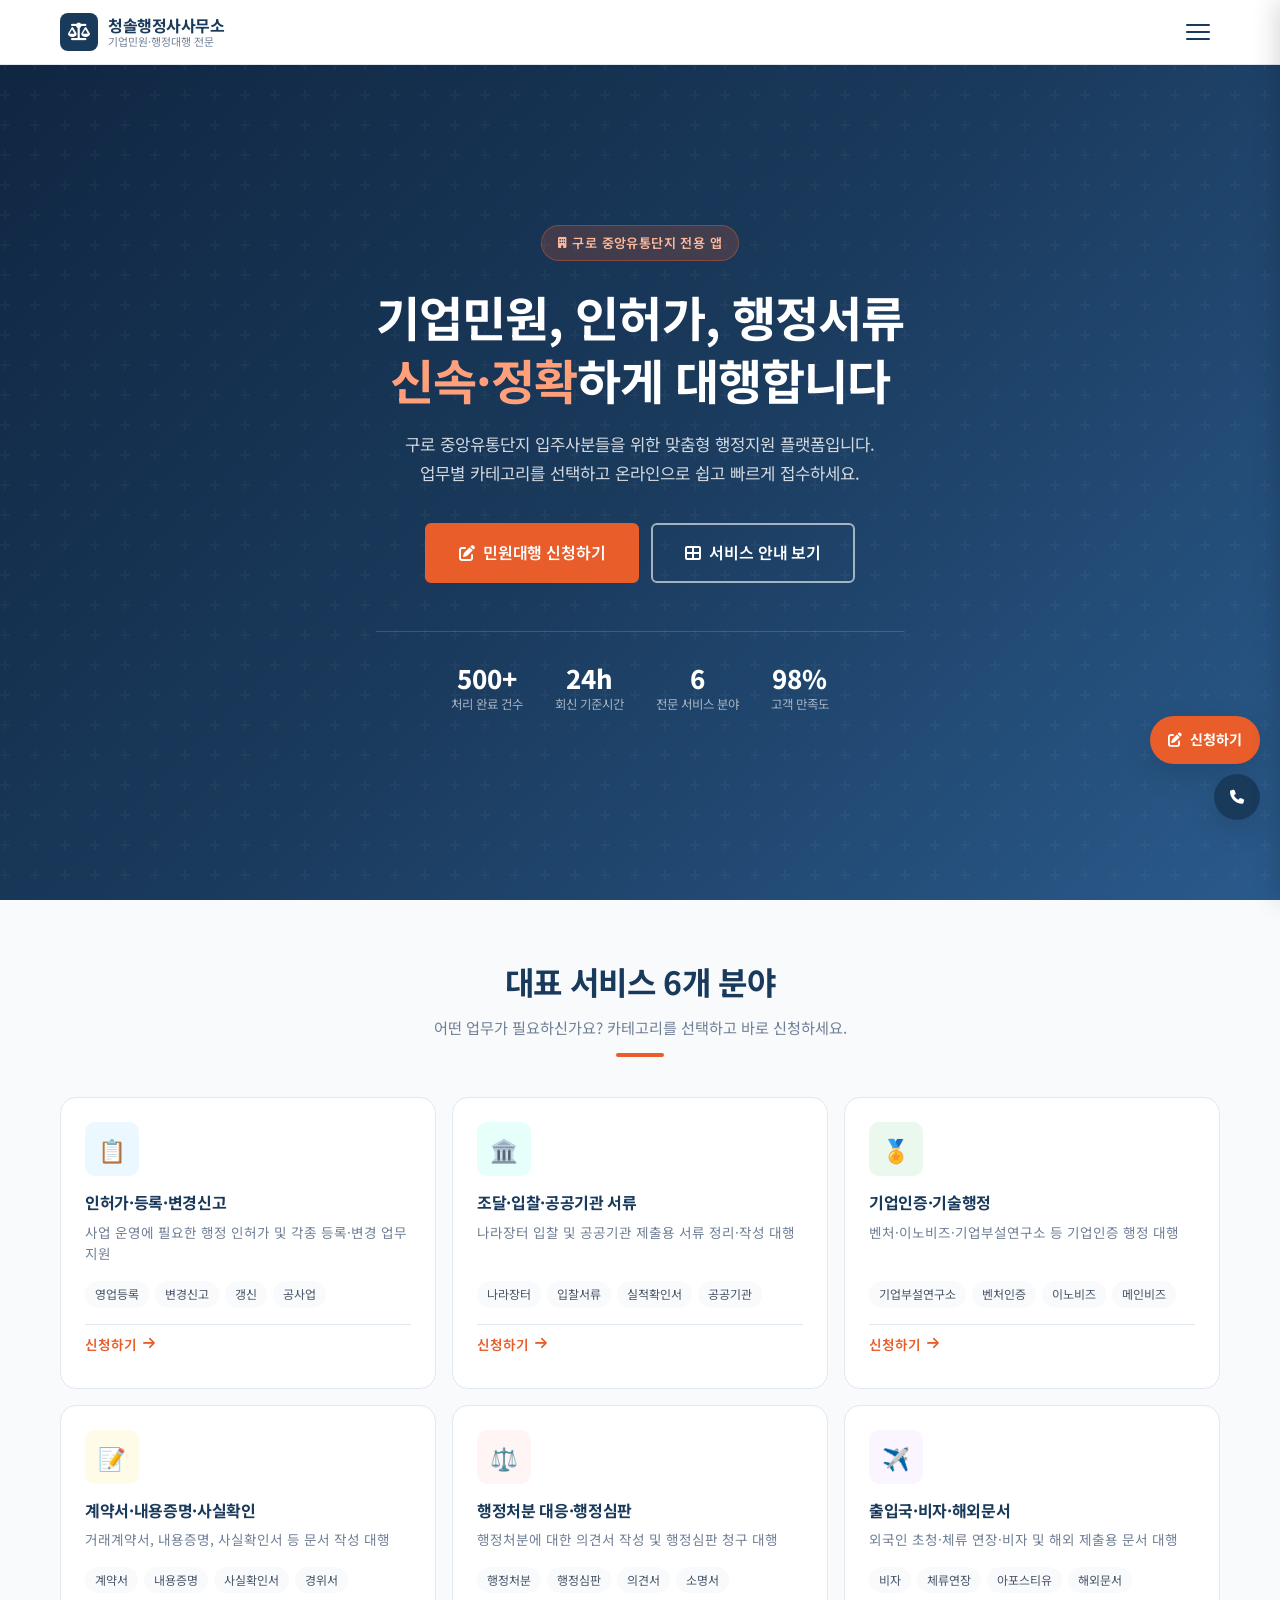
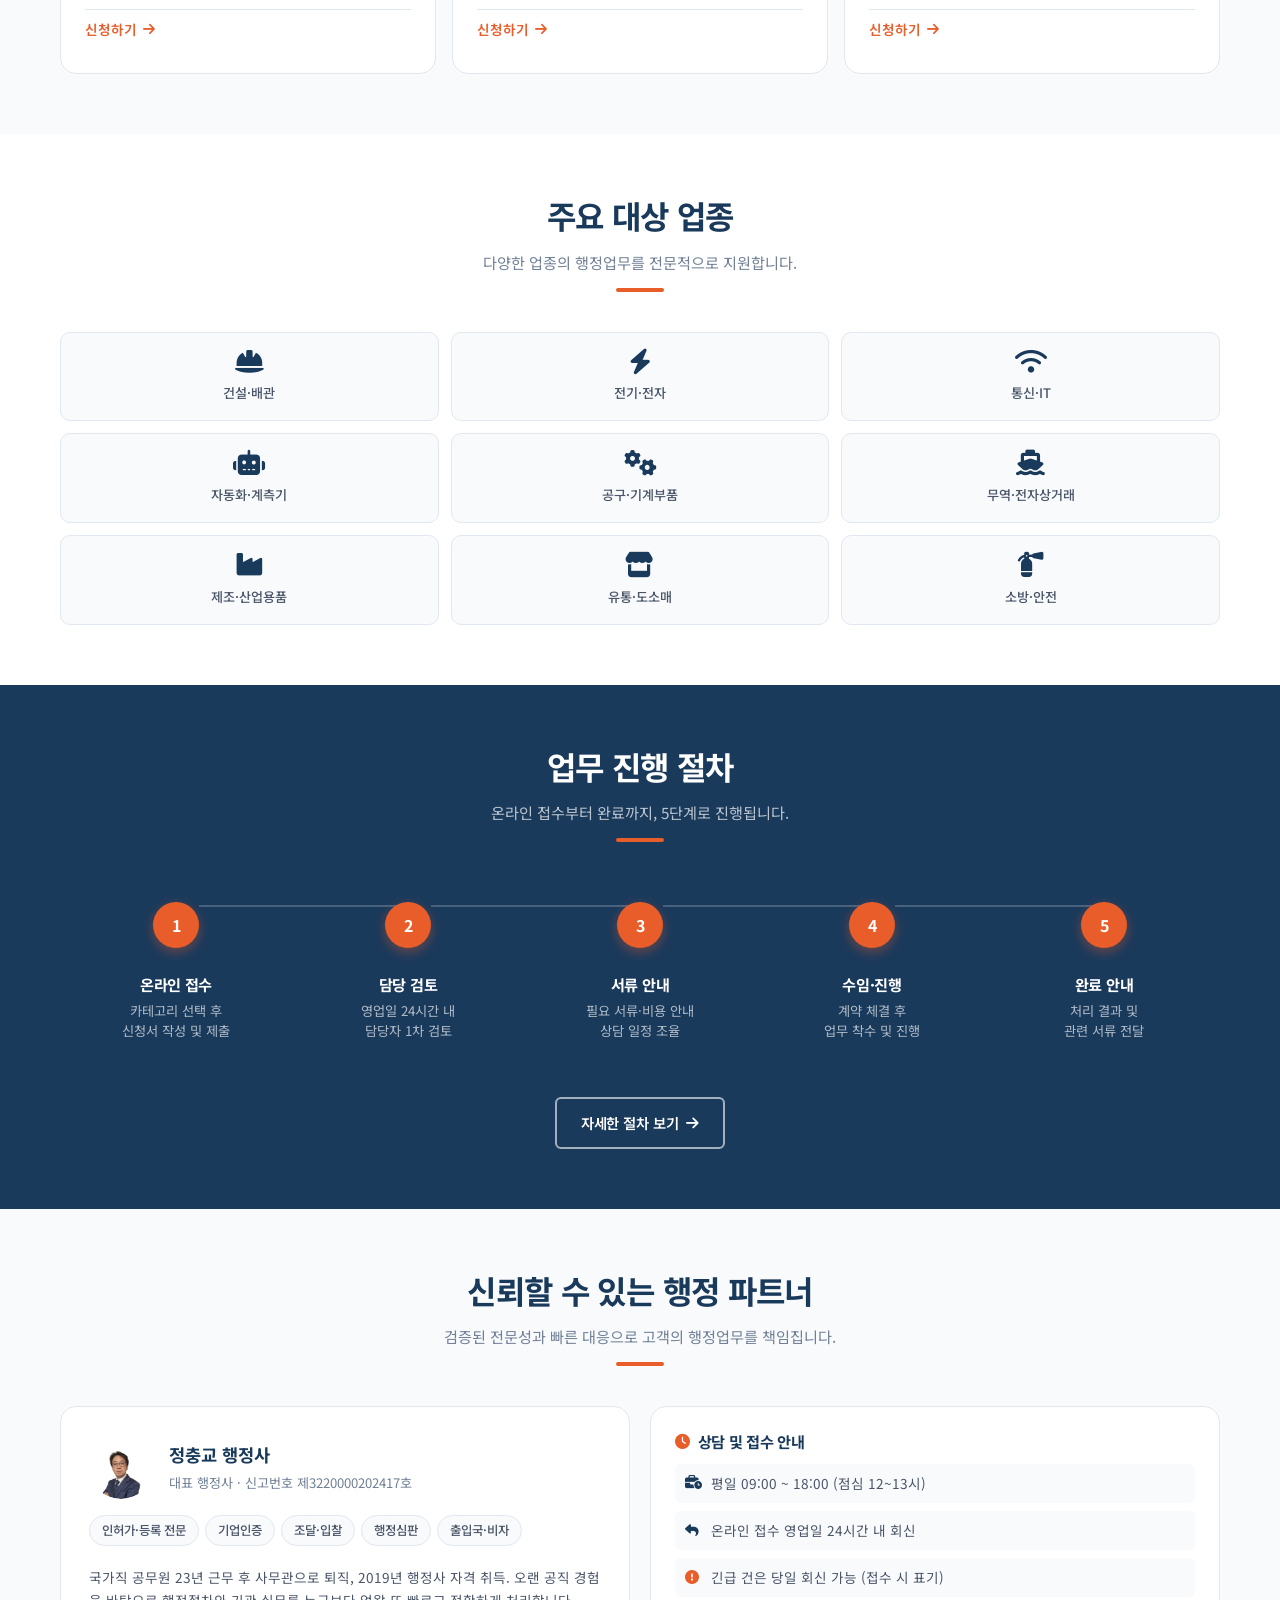
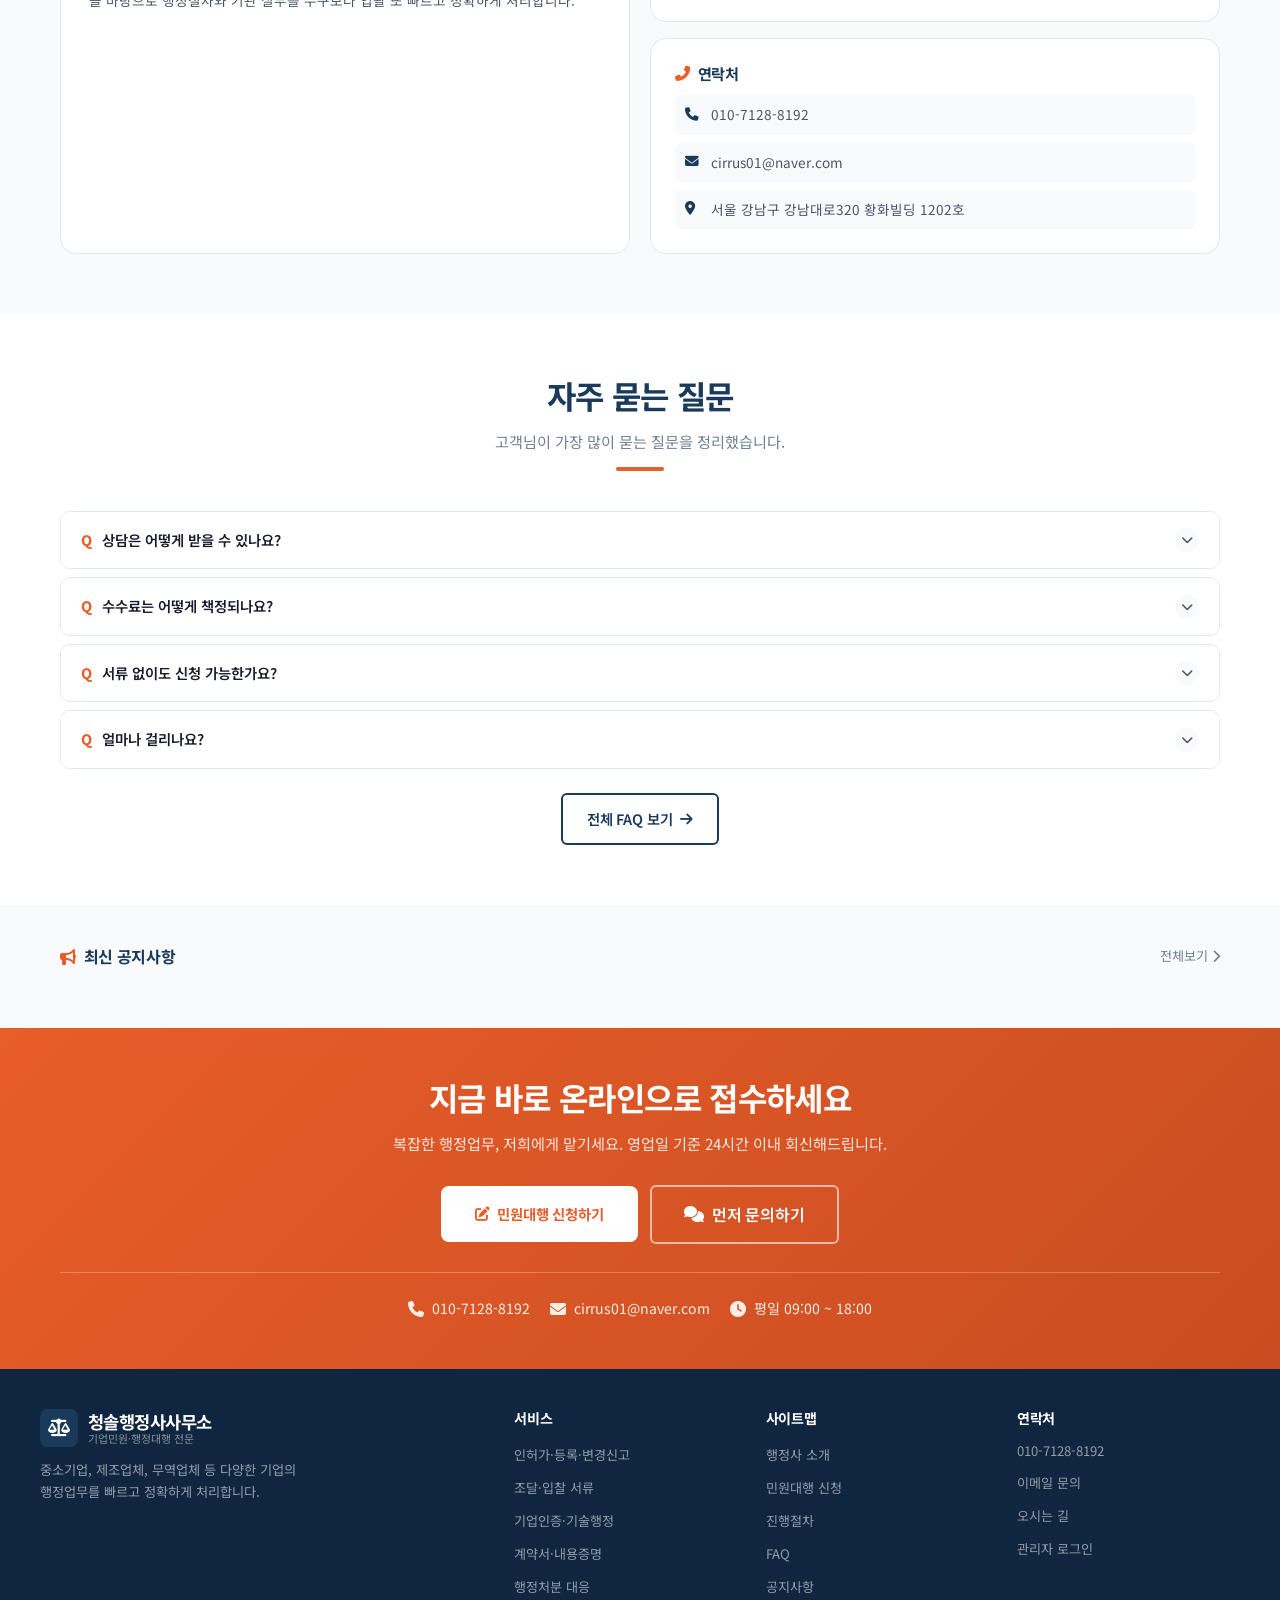
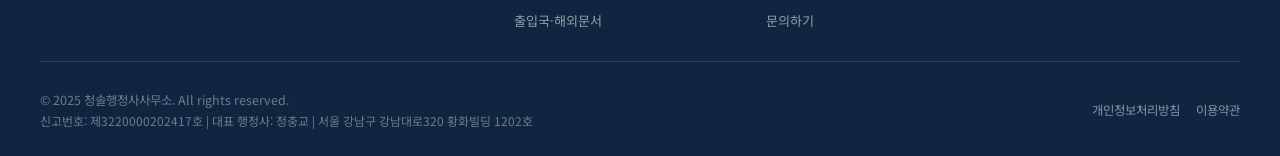
<file: index.html>
<!DOCTYPE html>
<html lang="ko">
<head>
  <meta charset="UTF-8">
  <meta name="viewport" content="width=device-width, initial-scale=1.0, viewport-fit=cover">
  <meta name="description" content="행정사사무소 | 기업민원, 인허가, 조달·입찰, 기업인증, 내용증명, 행정심판, 출입국 서류 전문 대행. 온라인 신청 접수.">
  <title>행정사사무소 | 기업민원·행정대행 전문</title>
  <link rel="stylesheet" href="https://cdn.jsdelivr.net/npm/@fortawesome/fontawesome-free@6.4.0/css/all.min.css">
  <link href="https://fonts.googleapis.com/css2?family=Noto+Sans+KR:wght@300;400;500;700;900&display=swap" rel="stylesheet">
  <link rel="stylesheet" href="css/style.css">
  <style>
    /* .anim 요소: JS가 .anim-done 클래스 추가 전까지 숨김 */
    .anim { opacity: 0; transform: translateY(24px); transition: opacity .55s ease, transform .55s ease; }
    .anim.anim-done { opacity: 1 !important; transform: translateY(0) !important; }
  </style>

  <link rel="manifest" href="manifest.json">
  <meta name="theme-color" content="#1a3a5c">
  <meta name="apple-mobile-web-app-capable" content="yes">
  <meta name="apple-mobile-web-app-status-bar-style" content="default">
  <meta name="apple-mobile-web-app-title" content="청솔행정사">
</head>
<body>

<!-- ===== HEADER ===== -->
<header id="header">
  <div class="header-inner">
    <a href="index.html" class="logo">
      <div class="logo-icon"><i class="fas fa-balance-scale"></i></div>
      <div class="logo-text">
        <div class="logo-name">청솔행정사사무소</div>
        <div class="logo-sub">기업민원·행정대행 전문</div>
      </div>
    </a>
    <button class="nav-toggle" id="navToggle" aria-label="메뉴 열기">
      <span></span><span></span><span></span>
    </button>
  </div>
</header>

<!-- ===== 드로어 메뉴 ===== -->
<div class="mobile-menu" id="mobileMenu">
  <ul>
    <li><a href="index.html"><i class="fas fa-home menu-icon"></i>홈</a></li>
    <li><a href="about.html"><i class="fas fa-user-tie menu-icon"></i>행정사 소개</a></li>
    <li><a href="services.html"><i class="fas fa-th-large menu-icon"></i>서비스 안내</a></li>
    <li><a href="apply.html"><i class="fas fa-edit menu-icon"></i>민원대행 신청</a></li>
    <li><a href="process.html"><i class="fas fa-tasks menu-icon"></i>진행절차</a></li>
    <li><a href="faq.html"><i class="fas fa-question-circle menu-icon"></i>FAQ</a></li>
    <li><a href="notice.html"><i class="fas fa-bullhorn menu-icon"></i>공지사항</a></li>
    <li><a href="contact.html"><i class="fas fa-phone menu-icon"></i>문의하기</a></li>
    <li><a href="admin.html"><i class="fas fa-lock menu-icon"></i>관리자</a></li>
  </ul>
  <a href="apply.html" class="mobile-menu-cta"><i class="fas fa-edit"></i> 민원대행 신청하기</a>
</div>

<!-- ===== HERO ===== -->
<section id="hero">
  <div class="hero-content">
    <div class="hero-badge"><i class="fas fa-building"></i> 구로 중앙유통단지 전용 앱</div>
    <h1 class="hero-title">
      기업민원, 인허가, 행정서류<br>
      <span class="accent">신속·정확</span>하게 대행합니다
    </h1>
    <p class="hero-desc">
      구로 중앙유통단지 입주사분들을 위한 맞춤형 행정지원 플랫폼입니다.<br>
      업무별 카테고리를 선택하고 온라인으로 쉽고 빠르게 접수하세요.
    </p>
    <div class="hero-btns">
      <a href="apply.html" class="btn btn-primary btn-lg">
        <i class="fas fa-edit"></i> 민원대행 신청하기
      </a>
      <a href="services.html" class="btn btn-secondary btn-lg">
        <i class="fas fa-th-large"></i> 서비스 안내 보기
      </a>
    </div>
    <div class="hero-stats">
      <div class="hero-stat-item">
        <div class="hero-stat-num">500+</div>
        <div class="hero-stat-label">처리 완료 건수</div>
      </div>
      <div class="hero-stat-item">
        <div class="hero-stat-num">24h</div>
        <div class="hero-stat-label">회신 기준시간</div>
      </div>
      <div class="hero-stat-item">
        <div class="hero-stat-num">6</div>
        <div class="hero-stat-label">전문 서비스 분야</div>
      </div>
      <div class="hero-stat-item">
        <div class="hero-stat-num">98%</div>
        <div class="hero-stat-label">고객 만족도</div>
      </div>
    </div>
  </div>
</section>

<!-- ===== SERVICES ===== -->
<section id="services" class="section">
  <div class="container">
    <div class="section-header anim">
      <h2>대표 서비스 6개 분야</h2>
      <p>어떤 업무가 필요하신가요? 카테고리를 선택하고 바로 신청하세요.</p>
      <div class="section-line"></div>
    </div>
    <div class="service-grid" id="serviceGrid">
      <!-- JS로 렌더링 -->
    </div>
  </div>
</section>

<!-- ===== INDUSTRIES ===== -->
<section id="industries" class="section">
  <div class="container">
    <div class="section-header anim">
      <h2>주요 대상 업종</h2>
      <p>다양한 업종의 행정업무를 전문적으로 지원합니다.</p>
      <div class="section-line"></div>
    </div>
    <div class="industry-grid">
      <div class="industry-item anim">
        <i class="fas fa-hard-hat"></i>
        <span>건설·배관</span>
      </div>
      <div class="industry-item anim">
        <i class="fas fa-bolt"></i>
        <span>전기·전자</span>
      </div>
      <div class="industry-item anim">
        <i class="fas fa-wifi"></i>
        <span>통신·IT</span>
      </div>
      <div class="industry-item anim">
        <i class="fas fa-robot"></i>
        <span>자동화·계측기</span>
      </div>
      <div class="industry-item anim">
        <i class="fas fa-cogs"></i>
        <span>공구·기계부품</span>
      </div>
      <div class="industry-item anim">
        <i class="fas fa-ship"></i>
        <span>무역·전자상거래</span>
      </div>
      <div class="industry-item anim">
        <i class="fas fa-industry"></i>
        <span>제조·산업용품</span>
      </div>
      <div class="industry-item anim">
        <i class="fas fa-store"></i>
        <span>유통·도소매</span>
      </div>
      <div class="industry-item anim">
        <i class="fas fa-fire-extinguisher"></i>
        <span>소방·안전</span>
      </div>
    </div>
  </div>
</section>

<!-- ===== PROCESS ===== -->
<section id="process" class="section">
  <div class="container">
    <div class="section-header anim">
      <h2>업무 진행 절차</h2>
      <p>온라인 접수부터 완료까지, 5단계로 진행됩니다.</p>
      <div class="section-line"></div>
    </div>
    <div class="process-steps">
      <div class="process-step anim">
        <div class="step-num">1</div>
        <div class="step-content">
          <h4>온라인 접수</h4>
          <p>카테고리 선택 후<br>신청서 작성 및 제출</p>
        </div>
      </div>
      <div class="process-step anim">
        <div class="step-num">2</div>
        <div class="step-content">
          <h4>담당 검토</h4>
          <p>영업일 24시간 내<br>담당자 1차 검토</p>
        </div>
      </div>
      <div class="process-step anim">
        <div class="step-num">3</div>
        <div class="step-content">
          <h4>서류 안내</h4>
          <p>필요 서류·비용 안내<br>상담 일정 조율</p>
        </div>
      </div>
      <div class="process-step anim">
        <div class="step-num">4</div>
        <div class="step-content">
          <h4>수임·진행</h4>
          <p>계약 체결 후<br>업무 착수 및 진행</p>
        </div>
      </div>
      <div class="process-step anim">
        <div class="step-num">5</div>
        <div class="step-content">
          <h4>완료 안내</h4>
          <p>처리 결과 및<br>관련 서류 전달</p>
        </div>
      </div>
    </div>
    <div style="text-align:center; margin-top:36px;">
      <a href="process.html" class="btn btn-secondary">자세한 절차 보기 <i class="fas fa-arrow-right"></i></a>
    </div>
  </div>
</section>

<!-- ===== TRUST ===== -->
<section id="trust" class="section">
  <div class="container">
    <div class="section-header anim">
      <h2>신뢰할 수 있는 행정 파트너</h2>
      <p>검증된 전문성과 빠른 대응으로 고객의 행정업무를 책임집니다.</p>
      <div class="section-line"></div>
    </div>
    <div class="trust-grid">
      <div class="trust-profile anim">
        <div class="profile-header">
          <div class="profile-avatar" style="background:none;padding:0;overflow:hidden;">
            <img src="images/profile-jungchukyo.png" alt="정충교 행정사" style="width:64px;height:64px;object-fit:cover;object-position:top center;border-radius:50%;display:block;">
          </div>
          <div>
            <div class="profile-name">정충교 행정사</div>
            <div class="profile-title">대표 행정사 · 신고번호 제3220000202417호</div>
          </div>
        </div>
        <div class="profile-tags">
          <span class="profile-tag">인허가·등록 전문</span>
          <span class="profile-tag">기업인증</span>
          <span class="profile-tag">조달·입찰</span>
          <span class="profile-tag">행정심판</span>
          <span class="profile-tag">출입국·비자</span>
        </div>
        <p style="font-size:0.85rem; color:var(--text-mid); line-height:1.7; margin-top:4px;">
          국가직 공무원 23년 근무 후 사무관으로 퇴직, 2019년 행정사 자격 취득.
          오랜 공직 경험을 바탕으로 행정절차와 기관 실무를 누구보다 업왈 또 빠르고 정확하게 처리합니다.
        </p>
      </div>
      <div style="display:flex; flex-direction:column; gap:16px;" class="anim">
        <div class="trust-info-card">
          <h4><i class="fas fa-clock"></i> 상담 및 접수 안내</h4>
          <div class="info-list">
            <div class="info-item"><i class="fas fa-business-time"></i> 평일 09:00 ~ 18:00 (점심 12~13시)</div>
            <div class="info-item"><i class="fas fa-reply"></i> 온라인 접수 영업일 24시간 내 회신</div>
            <div class="info-item"><i class="fas fa-exclamation-circle" style="color:var(--accent)"></i> 긴급 건은 당일 회신 가능 (접수 시 표기)</div>
          </div>
        </div>
        <div class="trust-info-card">
          <h4><i class="fas fa-phone-alt"></i> 연락처</h4>
          <div class="info-list">
            <div class="info-item"><i class="fas fa-phone"></i> 010-7128-8192</div>
            <div class="info-item"><i class="fas fa-envelope"></i> cirrus01@naver.com</div>
            <div class="info-item"><i class="fas fa-map-marker-alt"></i> 서울 강남구 강남대로320 황화빌딩 1202호</div>
          </div>
        </div>
      </div>
    </div>
  </div>
</section>

<!-- ===== FAQ PREVIEW ===== -->
<section id="faq-preview" class="section">
  <div class="container">
    <div class="section-header anim">
      <h2>자주 묻는 질문</h2>
      <p>고객님이 가장 많이 묻는 질문을 정리했습니다.</p>
      <div class="section-line"></div>
    </div>
    <div class="faq-list anim" id="faqPreviewList">
      <!-- JS로 렌더링 -->
    </div>
    <div style="text-align:center; margin-top:24px;">
      <a href="faq.html" class="btn btn-outline">전체 FAQ 보기 <i class="fas fa-arrow-right"></i></a>
    </div>
  </div>
</section>

<!-- ===== NOTICE PREVIEW ===== -->
<section class="section-sm" style="background:var(--bg-light);">
  <div class="container">
    <div style="display:flex;align-items:center;justify-content:space-between;margin-bottom:20px;">
      <h3 style="color:var(--primary);font-size:1rem;"><i class="fas fa-bullhorn" style="color:var(--accent);margin-right:8px;"></i>최신 공지사항</h3>
      <a href="notice.html" style="font-size:0.82rem;color:var(--text-light);">전체보기 <i class="fas fa-chevron-right"></i></a>
    </div>
    <div id="noticePreview" style="display:flex;flex-direction:column;gap:8px;">
      <!-- JS로 렌더링 -->
    </div>
  </div>
</section>

<!-- ===== CTA BANNER ===== -->
<section id="contact-banner">
  <div class="container">
    <h2>지금 바로 온라인으로 접수하세요</h2>
    <p>복잡한 행정업무, 저희에게 맡기세요. 영업일 기준 24시간 이내 회신해드립니다.</p>
    <div class="contact-btns">
      <a href="apply.html" class="btn" style="background:white;color:var(--accent);font-weight:700;padding:14px 32px;border-radius:8px;">
        <i class="fas fa-edit"></i> 민원대행 신청하기
      </a>
      <a href="contact.html" class="btn btn-secondary btn-lg">
        <i class="fas fa-comments"></i> 먼저 문의하기
      </a>
    </div>
    <div class="contact-info-row">
      <div class="contact-info-item"><i class="fas fa-phone"></i> 010-7128-8192</div>
      <div class="contact-info-item"><i class="fas fa-envelope"></i> cirrus01@naver.com</div>
      <div class="contact-info-item"><i class="fas fa-clock"></i> 평일 09:00 ~ 18:00</div>
    </div>
  </div>
</section>

<!-- ===== FOOTER ===== -->
<footer id="footer">
  <div class="footer-inner">
    <div class="footer-top">
      <div class="footer-brand">
        <a href="index.html" class="logo">
          <div class="logo-icon"><i class="fas fa-balance-scale"></i></div>
          <div class="logo-text">
            <div class="logo-name">청솔행정사사무소</div>
            <div class="logo-sub">기업민원·행정대행 전문</div>
          </div>
        </a>
        <p class="footer-desc">
          중소기업, 제조업체, 무역업체 등 다양한 기업의<br>
          행정업무를 빠르고 정확하게 처리합니다.
        </p>
      </div>
      <div class="footer-section">
        <h5>서비스</h5>
        <ul>
          <li><a href="services.html#license">인허가·등록·변경신고</a></li>
          <li><a href="services.html#procurement">조달·입찰 서류</a></li>
          <li><a href="services.html#certification">기업인증·기술행정</a></li>
          <li><a href="services.html#document">계약서·내용증명</a></li>
          <li><a href="services.html#appeal">행정처분 대응</a></li>
          <li><a href="services.html#immigration">출입국·해외문서</a></li>
        </ul>
      </div>
      <div class="footer-section">
        <h5>사이트맵</h5>
        <ul>
          <li><a href="about.html">행정사 소개</a></li>
          <li><a href="apply.html">민원대행 신청</a></li>
          <li><a href="process.html">진행절차</a></li>
          <li><a href="faq.html">FAQ</a></li>
          <li><a href="notice.html">공지사항</a></li>
          <li><a href="contact.html">문의하기</a></li>
        </ul>
      </div>
      <div class="footer-section">
        <h5>연락처</h5>
        <ul>
          <li style="color:rgba(255,255,255,0.55);font-size:0.82px;"><a>010-7128-8192</a></li>
          <li><a href="mailto:cirrus01@naver.com">이메일 문의</a></li>
          <li><a href="contact.html">오시는 길</a></li>
          <li><a href="admin.html">관리자 로그인</a></li>
        </ul>
      </div>
    </div>
    <div class="footer-bottom">
      <div>
        <span>© 2025 청솔행정사사무소. All rights reserved.</span><br>
        <span style="font-size:0.75rem;">신고번호: 제3220000202417호 | 대표 행정사: 정충교 | 서울 강남구 강남대로320 황화빌딩 1202호</span>
      </div>
      <div class="footer-bottom-links">
        <a href="#">개인정보처리방침</a>
        <a href="#">이용약관</a>
      </div>
    </div>
  </div>
</footer>

<!-- Floating CTA -->
<div class="floating-cta">
  <a href="apply.html" class="floating-cta-btn primary-btn">
    <i class="fas fa-edit"></i> 신청하기
  </a>
  <a href="tel:010-7128-8192" class="floating-cta-btn phone-btn" title="전화 문의">
    <i class="fas fa-phone"></i>
  </a>
</div>

<script src="js/common.js"></script>
<script>
// ===== 서비스 카드 렌더링 =====
function renderServiceCards() {
  const grid = document.getElementById('serviceGrid');
  if (!grid) return;
  grid.innerHTML = CATEGORIES.map(cat => `
    <div class="service-card anim" onclick="location.href='apply.html?category=${cat.id}'">
      <div class="service-icon ${cat.iconClass}">${cat.icon}</div>
      <h3>${cat.name}</h3>
      <p>${cat.desc}</p>
      <div class="service-tags">
        ${cat.tags.map(t => `<span class="service-tag">${t}</span>`).join('')}
      </div>
      <a href="apply.html?category=${cat.id}" class="service-apply-btn" onclick="event.stopPropagation()">
        신청하기 <i class="fas fa-arrow-right"></i>
      </a>
    </div>
  `).join('');
}

// ===== FAQ 미리보기 렌더링 =====
const FAQ_FALLBACK = [
  { question: '상담은 어떻게 받을 수 있나요?', answer: '전화(010-7128-8192) 또는 온라인 신청서를 통해 접수하시면 영업일 기준 24시간 이내에 연락드립니다.' },
  { question: '수수료는 어떻게 책정되나요?', answer: '업무 유형과 난이도에 따라 다릅니다. 초기 상담 후 정확한 견적을 안내해 드립니다.' },
  { question: '서류 없이도 신청 가능한가요?', answer: '네, 일단 신청하시면 담당자가 필요 서류 목록을 안내드립니다.' },
  { question: '얼마나 걸리나요?', answer: '업무 종류에 따라 다르며, 표준 인허가는 2~4주, 단순 서류 작성은 2~3일 내 가능합니다.' }
];

async function renderFaqPreview() {
  const container = document.getElementById('faqPreviewList');
  if (!container) return;
  try {
    const data = await API.get('faqs', { limit: 4, sort: 'sort_order' });
    const faqs = (data.data && data.data.length > 0) ? data.data : FAQ_FALLBACK;
    container.innerHTML = faqs.map(f => `
      <div class="faq-item">
        <div class="faq-question">
          <span class="faq-q-text">${f.question}</span>
          <span class="faq-toggle"><i class="fas fa-chevron-down"></i></span>
        </div>
        <div class="faq-answer">${f.answer}</div>
      </div>
    `).join('');
    initFaq();
  } catch (e) {
    // API 실패 시 폴백 데이터 사용
    container.innerHTML = FAQ_FALLBACK.map(f => `
      <div class="faq-item">
        <div class="faq-question">
          <span class="faq-q-text">${f.question}</span>
          <span class="faq-toggle"><i class="fas fa-chevron-down"></i></span>
        </div>
        <div class="faq-answer">${f.answer}</div>
      </div>
    `).join('');
    initFaq();
  }
}

// ===== 공지사항 미리보기 =====
async function renderNoticePreview() {
  const container = document.getElementById('noticePreview');
  if (!container) return;
  try {
    const data = await API.get('notices', { limit: 3, sort: 'post_date' });
    const notices = data.data || [];
    if (notices.length === 0) { container.innerHTML = ''; return; }
    container.innerHTML = notices.map(n => `
      <a href="notice.html" style="display:flex;align-items:center;gap:12px;padding:12px 16px;background:white;border-radius:8px;border:1px solid #e2e8f0;text-decoration:none;">
        <span class="badge badge-${n.type}" style="flex-shrink:0;">${n.type}</span>
        <span style="flex:1;font-size:0.88rem;color:#1a1a2e;font-weight:500;overflow:hidden;white-space:nowrap;text-overflow:ellipsis;">${n.title}</span>
        <span style="font-size:0.78rem;color:#718096;white-space:nowrap;">${n.post_date}</span>
      </a>
    `).join('');
  } catch(e) {
    container.innerHTML = ''; // 공지사항은 없어도 무관
  }
}

// 초기화
document.addEventListener('DOMContentLoaded', () => {
  renderServiceCards();    // 서비스 카드 먼저 렌더링
  renderFaqPreview();
  renderNoticePreview();
  // 카드 렌더 후 스크롤 애니메이션 재적용 (anim 클래스 포함 요소 갱신)
  setTimeout(() => {
    if (typeof initScrollAnimate === 'function') initScrollAnimate();
  }, 100);
});
</script>
</body>
</html>
</file>
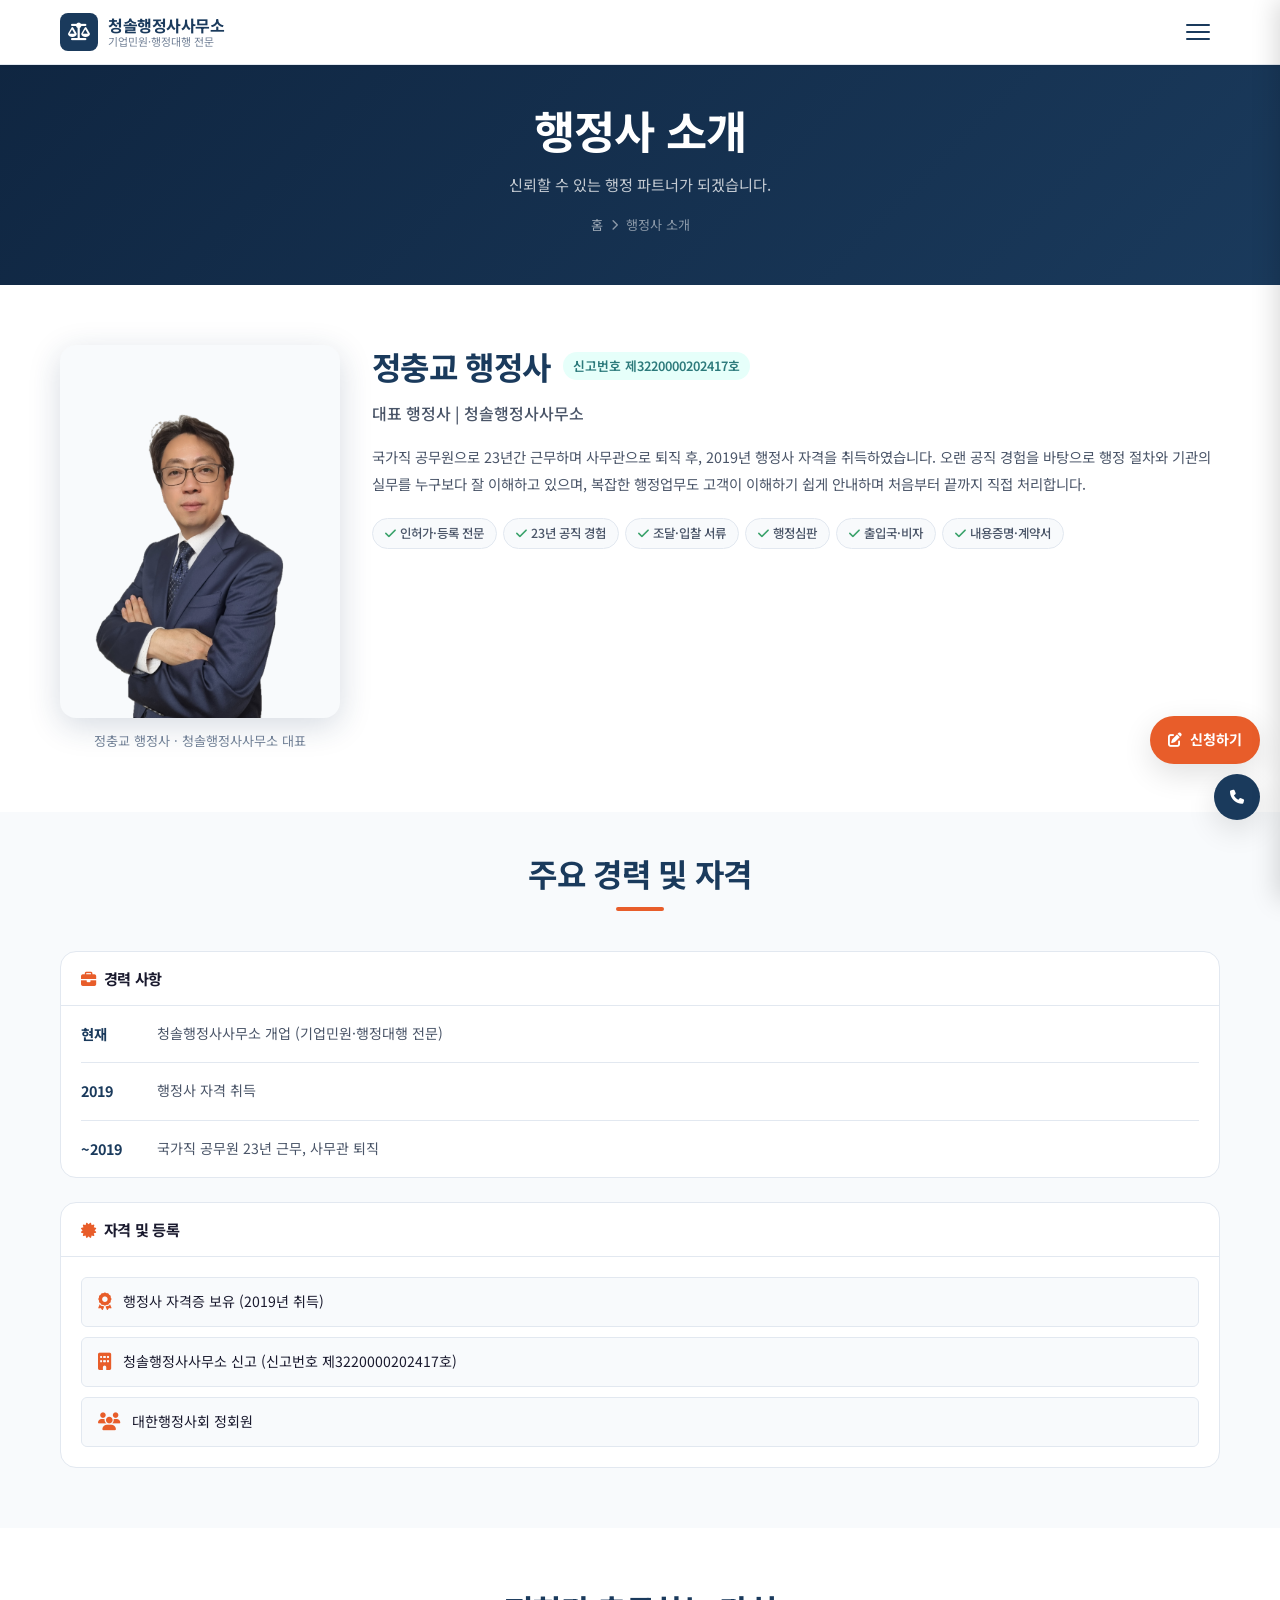
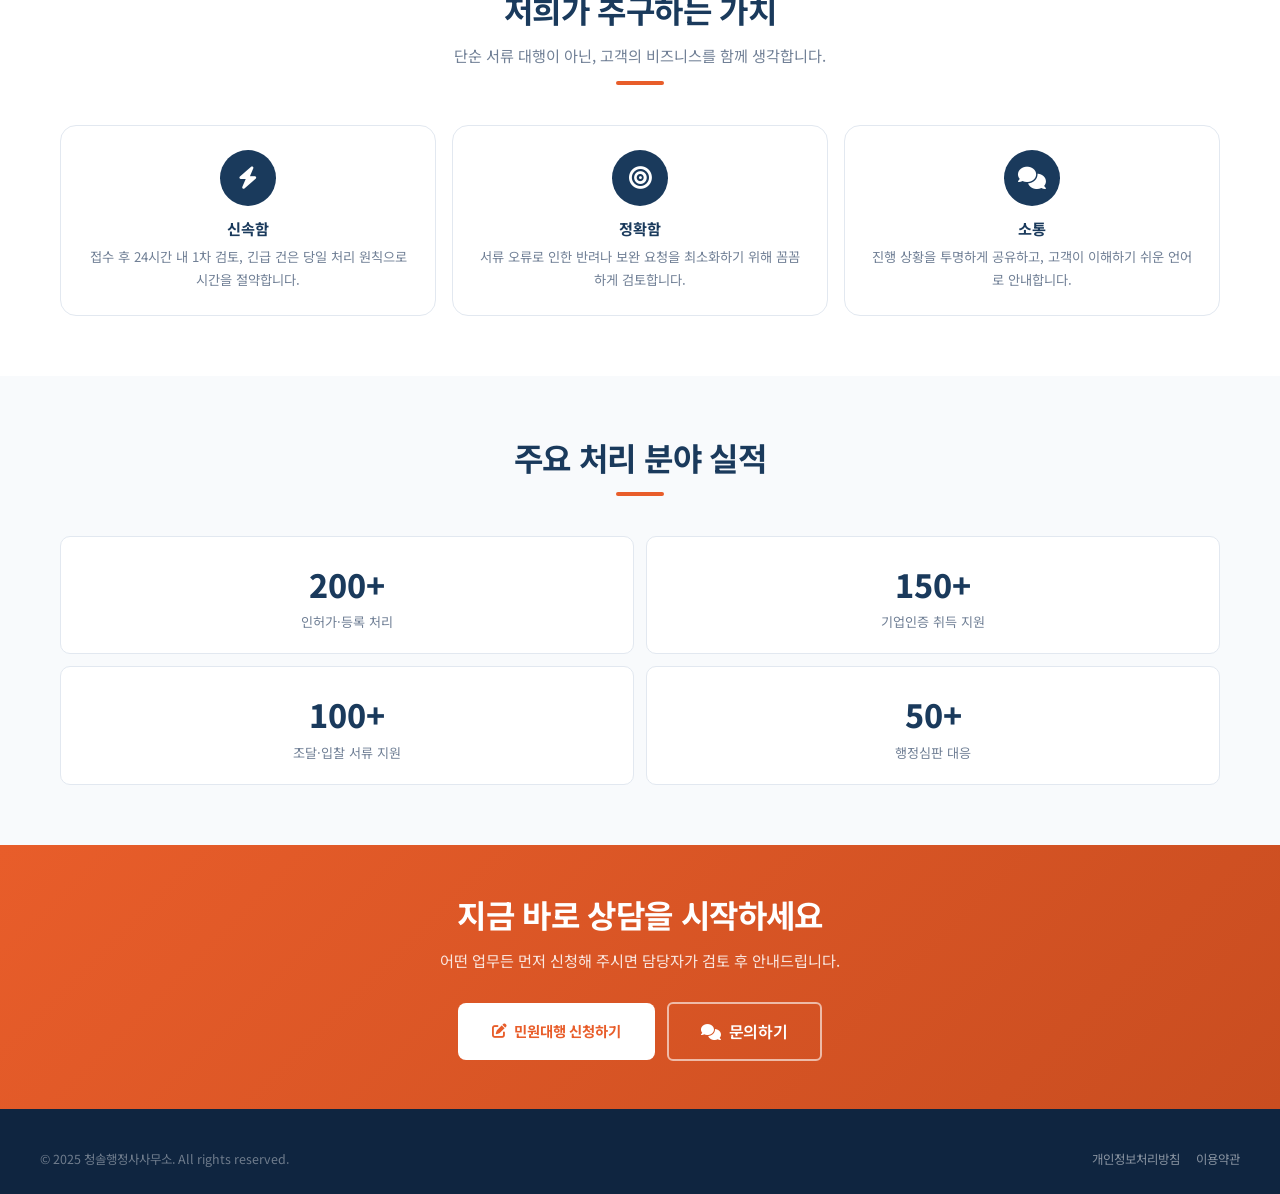
<file: about.html>
<!DOCTYPE html>
<html lang="ko">
<head>
  <meta charset="UTF-8">
  <meta name="viewport" content="width=device-width, initial-scale=1.0, viewport-fit=cover">
  <title>행정사 소개 | 청솔행정사사무소</title>
  <link rel="stylesheet" href="https://cdn.jsdelivr.net/npm/@fortawesome/fontawesome-free@6.4.0/css/all.min.css">
  <link href="https://fonts.googleapis.com/css2?family=Noto+Sans+KR:wght@300;400;500;700;900&display=swap" rel="stylesheet">
  <link rel="stylesheet" href="css/style.css">
  <style>
    /* drawer 방식으로 전환 - display 제어 불필요 */
    .anim { opacity: 0; transform: translateY(24px); transition: opacity .55s ease, transform .55s ease; }
    .anim.anim-done { opacity: 1 !important; transform: translateY(0) !important; }
    .about-profile { display: grid; grid-template-columns: 1fr; gap: 32px; align-items: start; }
    @media(min-width:900px){ .about-profile { grid-template-columns: 280px 1fr; } }
    .profile-photo-wrap { width: 100%; max-width: 280px; margin: 0 auto; }
    .profile-photo { border-radius: var(--radius-lg); width: 100%; aspect-ratio: 3/4; object-fit: cover; object-position: top center; box-shadow: 0 8px 32px rgba(26,58,92,0.18); display: block; background: var(--bg-light); }
    .profile-photo-caption { margin-top: 12px; text-align: center; font-size: 0.82rem; color: var(--text-light); }
    .career-item { display: flex; gap: 16px; padding: 16px 0; border-bottom: 1px solid var(--border); align-items: flex-start; }
    .career-year { min-width: 60px; font-weight: 700; color: var(--primary); font-size: 0.9rem; }
    .career-content { font-size: 0.88rem; color: var(--text-mid); line-height: 1.7; }
    .value-grid { display: grid; grid-template-columns: 1fr; gap: 16px; }
    @media(min-width:600px){ .value-grid { grid-template-columns: repeat(3, 1fr); } }
    .value-card { background: white; border: 1px solid var(--border); border-radius: var(--radius-lg); padding: 24px; text-align: center; }
    .value-icon { width: 56px; height: 56px; border-radius: 50%; background: var(--primary); color: white; display: flex; align-items: center; justify-content: center; font-size: 1.4rem; margin: 0 auto 12px; }
    .value-card h3 { font-size: 0.95rem; color: var(--primary); margin-bottom: 8px; }
    .value-card p { font-size: 0.83rem; color: var(--text-light); }
    .cert-list { display: flex; flex-direction: column; gap: 10px; }
    .cert-item { display: flex; align-items: center; gap: 12px; padding: 12px 16px; background: var(--bg-light); border-radius: var(--radius-sm); border: 1px solid var(--border); }
    .cert-item i { color: var(--accent); font-size: 1.1rem; flex-shrink: 0; }
    .cert-item span { font-size: 0.88rem; color: var(--text-dark); }
  </style>

  <link rel="manifest" href="manifest.json">
  <meta name="theme-color" content="#1a3a5c">
  <meta name="apple-mobile-web-app-capable" content="yes">
  <meta name="apple-mobile-web-app-status-bar-style" content="default">
  <meta name="apple-mobile-web-app-title" content="청솔행정사">
</head>
<body>
<header id="header">
  <div class="header-inner">
    <a href="index.html" class="logo">
      <div class="logo-icon"><i class="fas fa-balance-scale"></i></div>
      <div class="logo-text"><div class="logo-name">청솔행정사사무소</div><div class="logo-sub">기업민원·행정대행 전문</div></div>
    </a>
    <button class="nav-toggle" id="navToggle" aria-label="메뉴 열기"><span></span><span></span><span></span></button>
  </div>
</header>
<div class="mobile-menu" id="mobileMenu">
  <ul>
    <li><a href="index.html"><i class="fas fa-home menu-icon"></i>홈</a></li>
    <li><a href="about.html"><i class="fas fa-user-tie menu-icon"></i>행정사 소개</a></li>
    <li><a href="services.html"><i class="fas fa-th-large menu-icon"></i>서비스 안내</a></li>
    <li><a href="apply.html"><i class="fas fa-edit menu-icon"></i>민원대행 신청</a></li>
    <li><a href="process.html"><i class="fas fa-tasks menu-icon"></i>진행절차</a></li>
    <li><a href="faq.html"><i class="fas fa-question-circle menu-icon"></i>FAQ</a></li>
    <li><a href="notice.html"><i class="fas fa-bullhorn menu-icon"></i>공지사항</a></li>
    <li><a href="contact.html"><i class="fas fa-phone menu-icon"></i>문의하기</a></li>
    <li><a href="admin.html"><i class="fas fa-lock menu-icon"></i>관리자</a></li>
  </ul>
  <a href="apply.html" class="mobile-menu-cta"><i class="fas fa-edit"></i> 민원대행 신청하기</a>
</div>

<section class="page-hero">
  <h1>행정사 소개</h1>
  <p>신뢰할 수 있는 행정 파트너가 되겠습니다.</p>
  <div class="breadcrumb"><a href="index.html">홈</a><i class="fas fa-chevron-right"></i><span>행정사 소개</span></div>
</section>

<!-- 대표 소개 -->
<section class="section">
  <div class="container">
    <div class="about-profile anim">
      <div class="profile-photo-wrap">
        <img src="images/profile-jungchukyo.png" alt="정충교 행정사 프로필 사진" class="profile-photo">
        <p class="profile-photo-caption">정충교 행정사 · 청솔행정사사무소 대표</p>
      </div>
      <div>
        <div style="display:flex;align-items:center;gap:12px;margin-bottom:12px;flex-wrap:wrap;">
          <h2 style="color:var(--primary);">정충교 행정사</h2>
          <span class="badge badge-수임확정" style="font-size:0.8rem;">신고번호 제3220000202417호</span>
        </div>
        <p style="font-size:1rem;color:var(--text-mid);font-weight:500;margin-bottom:16px;">대표 행정사 | 청솔행정사사무소</p>
        <p style="font-size:0.9rem;color:var(--text-mid);line-height:1.9;margin-bottom:20px;">
          국가직 공무원으로 23년간 근무하며 사무관으로 퇴직 후, 2019년 행정사 자격을 취득하였습니다.
          오랜 공직 경험을 바탕으로 행정 절차와 기관의 실무를 누구보다 잘 이해하고 있으며,
          복잡한 행정업무도 고객이 이해하기 쉽게 안내하며 처음부터 끝까지 직접 처리합니다.
        </p>
        <div class="profile-tags">
          <span class="profile-tag"><i class="fas fa-check" style="margin-right:4px;color:var(--success);"></i>인허가·등록 전문</span>
          <span class="profile-tag"><i class="fas fa-check" style="margin-right:4px;color:var(--success);"></i>23년 공직 경험</span>
          <span class="profile-tag"><i class="fas fa-check" style="margin-right:4px;color:var(--success);"></i>조달·입찰 서류</span>
          <span class="profile-tag"><i class="fas fa-check" style="margin-right:4px;color:var(--success);"></i>행정심판</span>
          <span class="profile-tag"><i class="fas fa-check" style="margin-right:4px;color:var(--success);"></i>출입국·비자</span>
          <span class="profile-tag"><i class="fas fa-check" style="margin-right:4px;color:var(--success);"></i>내용증명·계약서</span>
        </div>
      </div>
    </div>
  </div>
</section>

<!-- 주요 경력 -->
<section class="section" style="background:var(--bg-light);padding-top:40px;">
  <div class="container">
    <div class="section-header anim">
      <h2>주요 경력 및 자격</h2>
      <div class="section-line"></div>
    </div>
    <div style="display:grid;grid-template-columns:1fr;gap:24px;" class="anim">
      <div class="card">
        <div class="card-header"><h3><i class="fas fa-briefcase" style="color:var(--accent);margin-right:8px;"></i>경력 사항</h3></div>
        <div class="card-body" style="padding:0 20px;">
          <div class="career-item">
            <div class="career-year">현재</div>
            <div class="career-content">청솔행정사사무소 개업 (기업민원·행정대행 전문)</div>
          </div>
          <div class="career-item">
            <div class="career-year">2019</div>
            <div class="career-content">행정사 자격 취득</div>
          </div>
          <div class="career-item" style="border-bottom:none;">
            <div class="career-year">~2019</div>
            <div class="career-content">국가직 공무원 23년 근무, 사무관 퇴직</div>
          </div>
        </div>
      </div>
      <div class="card">
        <div class="card-header"><h3><i class="fas fa-certificate" style="color:var(--accent);margin-right:8px;"></i>자격 및 등록</h3></div>
        <div class="card-body">
          <div class="cert-list">
            <div class="cert-item"><i class="fas fa-award"></i><span>행정사 자격증 보유 (2019년 취득)</span></div>
            <div class="cert-item"><i class="fas fa-building"></i><span>청솔행정사사무소 신고 (신고번호 제3220000202417호)</span></div>
            <div class="cert-item"><i class="fas fa-users"></i><span>대한행정사회 정회원</span></div>
          </div>
        </div>
      </div>
    </div>
  </div>
</section>

<!-- 핵심 가치 -->
<section class="section">
  <div class="container">
    <div class="section-header anim">
      <h2>저희가 추구하는 가치</h2>
      <p>단순 서류 대행이 아닌, 고객의 비즈니스를 함께 생각합니다.</p>
      <div class="section-line"></div>
    </div>
    <div class="value-grid">
      <div class="value-card anim">
        <div class="value-icon"><i class="fas fa-bolt"></i></div>
        <h3>신속함</h3>
        <p>접수 후 24시간 내 1차 검토, 긴급 건은 당일 처리 원칙으로 시간을 절약합니다.</p>
      </div>
      <div class="value-card anim">
        <div class="value-icon"><i class="fas fa-bullseye"></i></div>
        <h3>정확함</h3>
        <p>서류 오류로 인한 반려나 보완 요청을 최소화하기 위해 꼼꼼하게 검토합니다.</p>
      </div>
      <div class="value-card anim">
        <div class="value-icon"><i class="fas fa-comments"></i></div>
        <h3>소통</h3>
        <p>진행 상황을 투명하게 공유하고, 고객이 이해하기 쉬운 언어로 안내합니다.</p>
      </div>
    </div>
  </div>
</section>

<!-- 주요 처리 실적 -->
<section class="section" style="background:var(--bg-light);">
  <div class="container">
    <div class="section-header anim">
      <h2>주요 처리 분야 실적</h2>
      <div class="section-line"></div>
    </div>
    <div style="display:grid;grid-template-columns:repeat(2,1fr);gap:12px;" class="anim">
      <div style="background:white;border:1px solid var(--border);border-radius:var(--radius-md);padding:20px;text-align:center;">
        <div style="font-size:2rem;font-weight:800;color:var(--primary);">200+</div>
        <div style="font-size:0.82rem;color:var(--text-light);">인허가·등록 처리</div>
      </div>
      <div style="background:white;border:1px solid var(--border);border-radius:var(--radius-md);padding:20px;text-align:center;">
        <div style="font-size:2rem;font-weight:800;color:var(--primary);">150+</div>
        <div style="font-size:0.82rem;color:var(--text-light);">기업인증 취득 지원</div>
      </div>
      <div style="background:white;border:1px solid var(--border);border-radius:var(--radius-md);padding:20px;text-align:center;">
        <div style="font-size:2rem;font-weight:800;color:var(--primary);">100+</div>
        <div style="font-size:0.82rem;color:var(--text-light);">조달·입찰 서류 지원</div>
      </div>
      <div style="background:white;border:1px solid var(--border);border-radius:var(--radius-md);padding:20px;text-align:center;">
        <div style="font-size:2rem;font-weight:800;color:var(--primary);">50+</div>
        <div style="font-size:0.82rem;color:var(--text-light);">행정심판 대응</div>
      </div>
    </div>
  </div>
</section>

<section id="contact-banner">
  <div class="container">
    <h2>지금 바로 상담을 시작하세요</h2>
    <p>어떤 업무든 먼저 신청해 주시면 담당자가 검토 후 안내드립니다.</p>
    <div class="contact-btns">
      <a href="apply.html" class="btn" style="background:white;color:var(--accent);font-weight:700;padding:14px 32px;border-radius:8px;"><i class="fas fa-edit"></i> 민원대행 신청하기</a>
      <a href="contact.html" class="btn btn-secondary btn-lg"><i class="fas fa-comments"></i> 문의하기</a>
    </div>
  </div>
</section>

<footer id="footer">
  <div class="footer-inner">
    <div class="footer-bottom">
      <span>© 2025 청솔행정사사무소. All rights reserved.</span>
      <div class="footer-bottom-links"><a href="#">개인정보처리방침</a><a href="#">이용약관</a></div>
    </div>
  </div>
</footer>

<div class="floating-cta">
  <a href="apply.html" class="floating-cta-btn primary-btn"><i class="fas fa-edit"></i> 신청하기</a>
  <a href="tel:010-7128-8192" class="floating-cta-btn phone-btn"><i class="fas fa-phone"></i></a>
</div>

<script src="js/common.js"></script>
</body>
</html>
</file>
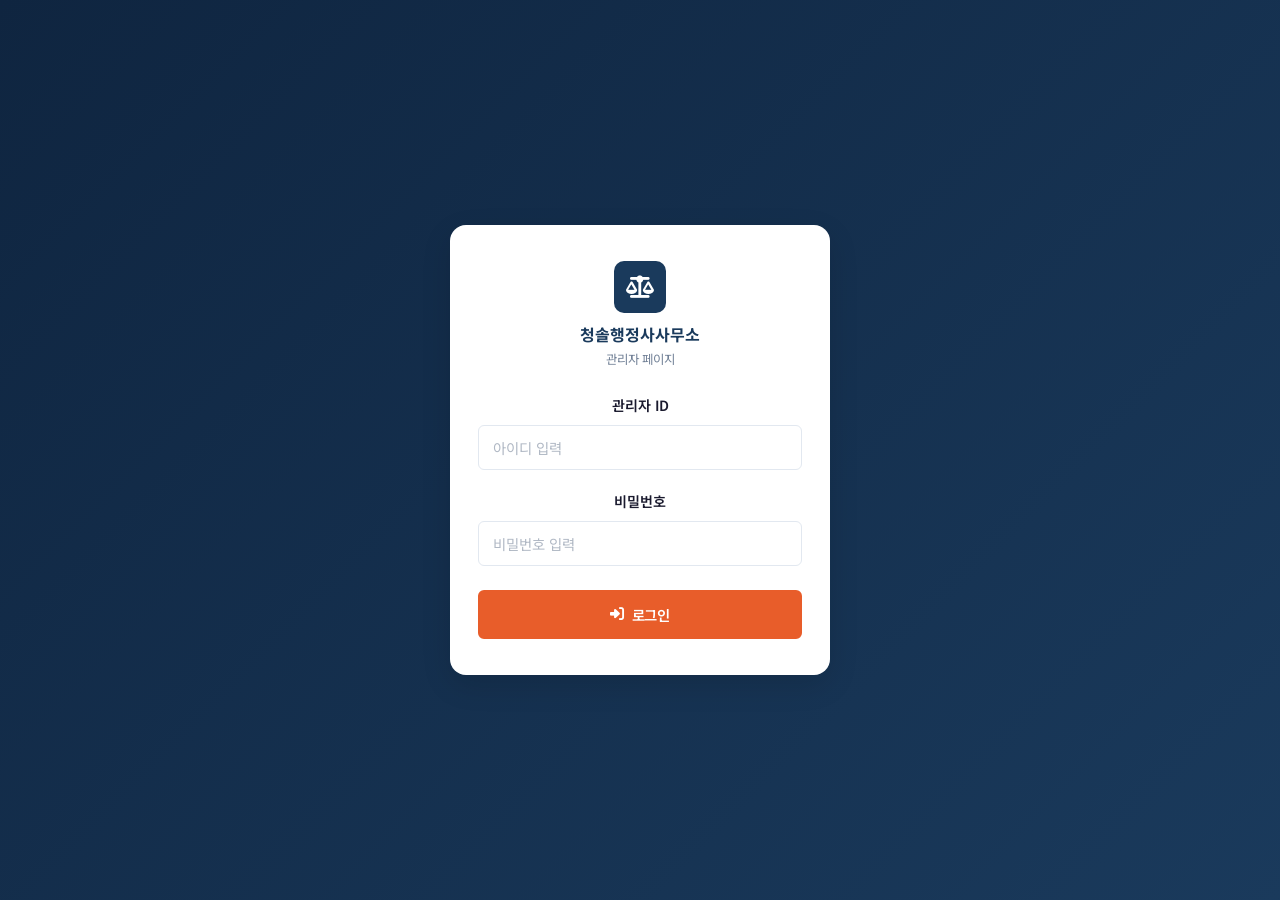
<file: admin.html>
<!DOCTYPE html>
<html lang="ko">
<head>
  <meta charset="UTF-8">
  <meta name="viewport" content="width=device-width, initial-scale=1.0, viewport-fit=cover">
  <title>관리자 | 청솔행정사사무소</title>
  <link rel="stylesheet" href="https://cdn.jsdelivr.net/npm/@fortawesome/fontawesome-free@6.4.0/css/all.min.css">
  <link href="https://fonts.googleapis.com/css2?family=Noto+Sans+KR:wght@300;400;500;700;900&display=swap" rel="stylesheet">
  <link rel="stylesheet" href="css/style.css">
  <style>
    body { background: var(--bg-light); }
    .admin-view { display: none; }
    .admin-view.active { display: flex; }
    /* Login */
    .login-screen { min-height: 100vh; display: flex; align-items: center; justify-content: center; padding: 20px; background: linear-gradient(135deg, var(--primary-dark), var(--primary)); }
    .login-card { background: white; border-radius: var(--radius-lg); padding: 36px 28px; width: 100%; max-width: 380px; box-shadow: var(--shadow-lg); text-align: center; }
    .login-logo { margin-bottom: 24px; }
    .login-logo .logo-icon { width: 52px; height: 52px; margin: 0 auto 8px; font-size: 1.4rem; border-radius: var(--radius-md); background: var(--primary); display: flex; align-items: center; justify-content: center; color: white; }
    /* Table responsive */
    .table-wrap { overflow-x: auto; }
    .data-table { min-width: 600px; }
    /* Detail row */
    .detail-grid { display: grid; grid-template-columns: 1fr; gap: 12px; }
    @media(min-width:600px){ .detail-grid { grid-template-columns: 1fr 1fr; } }
    .detail-field { }
    .detail-label { font-size: 0.75rem; color: var(--text-light); font-weight: 600; text-transform: uppercase; letter-spacing: 0.05em; margin-bottom: 3px; }
    .detail-value { font-size: 0.88rem; color: var(--text-dark); font-weight: 500; }
    .tab-bar { display: flex; gap: 4px; border-bottom: 1px solid var(--border); margin-bottom: 20px; overflow-x: auto; }
    .tab-btn { padding: 10px 18px; font-size: 0.88rem; font-weight: 600; color: var(--text-light); border-bottom: 2px solid transparent; cursor: pointer; white-space: nowrap; transition: var(--transition); background: none; border-left: none; border-right: none; border-top: none; }
    .tab-btn.active { color: var(--primary); border-bottom-color: var(--primary); }
  </style>

  <link rel="manifest" href="manifest.json">
  <meta name="theme-color" content="#1a3a5c">
  <meta name="apple-mobile-web-app-capable" content="yes">
  <meta name="apple-mobile-web-app-status-bar-style" content="default">
  <meta name="apple-mobile-web-app-title" content="청솔행정사">
</head>
<body>

<!-- ===== LOGIN SCREEN ===== -->
<div id="loginScreen" class="login-screen">
  <div class="login-card">
    <div class="login-logo">
      <div class="logo-icon"><i class="fas fa-balance-scale"></i></div>
      <div style="font-size:1rem;font-weight:700;color:var(--primary);">청솔행정사사무소</div>
      <div style="font-size:0.78rem;color:var(--text-light);">관리자 페이지</div>
    </div>
    <form onsubmit="doLogin(); return false;">
    <div class="form-group">
      <label class="form-label">관리자 ID</label>
      <input type="text" id="loginId" class="form-control" placeholder="아이디 입력" autocomplete="username">
    </div>
    <div class="form-group" style="margin-bottom:24px;">
      <label class="form-label">비밀번호</label>
      <input type="password" id="loginPw" class="form-control" placeholder="비밀번호 입력" autocomplete="current-password">
    </div>
    <button type="submit" class="btn btn-primary btn-block">
      <i class="fas fa-sign-in-alt"></i> 로그인
    </button>
    </form>
  </div>
</div>

<!-- ===== ADMIN MAIN ===== -->
<div id="adminMain" class="admin-view" style="flex-direction:column;min-height:100vh;">
  <!-- Top bar -->
  <header id="header" style="position:fixed;top:0;left:0;right:0;z-index:1000;">
    <div class="header-inner">
      <div style="display:flex;align-items:center;gap:12px;">
        <button class="sidebar-toggle-btn" id="sidebarToggle" onclick="toggleSidebar()">
          <i class="fas fa-bars"></i><span style="display:none;" class="d-sm-inline">메뉴</span>
        </button>
        <a href="index.html" class="logo">
          <div class="logo-icon"><i class="fas fa-balance-scale"></i></div>
          <div class="logo-text"><div class="logo-name">청솔행정사사무소</div><div class="logo-sub">관리자</div></div>
        </a>
      </div>
      <div style="display:flex;align-items:center;gap:12px;">
        <span style="font-size:0.82rem;color:var(--text-light);">admin</span>
        <button onclick="doLogout()" class="btn btn-outline btn-sm" style="color:var(--text-mid);border-color:var(--border);">
          <i class="fas fa-sign-out-alt"></i> 로그아웃
        </button>
      </div>
    </div>
  </header>

  <div class="admin-layout" style="padding-top:64px;">
    <!-- Sidebar -->
    <nav class="admin-sidebar" id="adminSidebar">
      <div class="sidebar-nav">
        <div class="sidebar-section">대시보드</div>
        <a href="#" class="sidebar-link active" onclick="showAdminTab('dashboard', this)">
          <i class="fas fa-chart-bar"></i> 대시보드
        </a>
        <div class="sidebar-section">접수 관리</div>
        <a href="#" class="sidebar-link" onclick="showAdminTab('applications', this)">
          <i class="fas fa-inbox"></i> 전체 접수 목록
        </a>
        <a href="#" class="sidebar-link" onclick="showAdminTab('pending', this)">
          <i class="fas fa-hourglass-half"></i> 검토 대기
        </a>
        <a href="#" class="sidebar-link" onclick="showAdminTab('inprogress', this)">
          <i class="fas fa-spinner"></i> 진행 중
        </a>
        <a href="#" class="sidebar-link" onclick="showAdminTab('completed', this)">
          <i class="fas fa-check-circle"></i> 완료
        </a>
        <div class="sidebar-section">콘텐츠</div>
        <a href="#" class="sidebar-link" onclick="showAdminTab('notices', this)">
          <i class="fas fa-bullhorn"></i> 공지사항 관리
        </a>
        <a href="#" class="sidebar-link" onclick="showAdminTab('faqs', this)">
          <i class="fas fa-question-circle"></i> FAQ 관리
        </a>
        <div class="sidebar-section">사이트</div>
        <a href="index.html" class="sidebar-link" target="_blank">
          <i class="fas fa-external-link-alt"></i> 홈페이지 보기
        </a>
      </div>
    </nav>

    <!-- Main Content -->
    <main class="admin-content">

      <!-- === 대시보드 === -->
      <div id="tab-dashboard">
        <div class="admin-topbar">
          <h2><i class="fas fa-chart-bar" style="margin-right:8px;color:var(--accent);"></i>대시보드</h2>
          <button class="btn btn-primary btn-sm" onclick="loadDashboard()"><i class="fas fa-sync"></i> 새로고침</button>
        </div>
        <div class="stat-cards" id="statCards">
          <div class="stat-card"><div class="stat-card-label">전체 접수</div><div class="stat-card-value" id="stat_total">-</div></div>
          <div class="stat-card"><div class="stat-card-label">검토 대기</div><div class="stat-card-value" id="stat_pending" style="color:var(--warning);">-</div></div>
          <div class="stat-card"><div class="stat-card-label">진행 중</div><div class="stat-card-value" id="stat_progress" style="color:var(--primary);">-</div></div>
          <div class="stat-card"><div class="stat-card-label">완료</div><div class="stat-card-value" id="stat_done" style="color:var(--success);">-</div></div>
        </div>
        <!-- 최근 접수 -->
        <div class="card" style="margin-bottom:20px;">
          <div class="card-header">
            <h3>최근 접수 (10건)</h3>
            <button class="btn btn-outline btn-sm" onclick="showAdminTab('applications', document.querySelector('.sidebar-link[onclick*=applications])'))">전체보기</button>
          </div>
          <div class="table-wrap">
            <table class="data-table" id="recentTable">
              <thead><tr><th>접수번호</th><th>카테고리</th><th>회사명</th><th>연락처</th><th>상태</th><th>접수일</th><th>관리</th></tr></thead>
              <tbody id="recentBody"></tbody>
            </table>
          </div>
        </div>
        <!-- 카테고리별 현황 -->
        <div class="card">
          <div class="card-header"><h3>카테고리별 접수 현황</h3></div>
          <div class="card-body" id="catStats"></div>
        </div>
      </div>

      <!-- === 전체 접수 목록 === -->
      <div id="tab-applications" style="display:none;">
        <div class="admin-topbar">
          <h2><i class="fas fa-inbox" style="margin-right:8px;color:var(--accent);"></i>전체 접수 목록</h2>
        </div>
        <div class="filter-bar">
          <input type="text" class="form-control search-input" id="appSearch" placeholder="이름·회사·접수번호 검색..." oninput="filterApps()">
          <select class="form-control" id="appStatusFilter" onchange="filterApps()" style="max-width:140px;">
            <option value="">전체 상태</option>
            <option>접수완료</option><option>검토중</option><option>보완요청</option>
            <option>상담진행</option><option>수임확정</option><option>진행중</option>
            <option>완료</option><option>종결</option>
          </select>
          <select class="form-control" id="appCatFilter" onchange="filterApps()" style="max-width:160px;">
            <option value="">전체 카테고리</option>
            <option>인허가·등록·변경신고</option><option>조달·입찰·공공기관 서류</option>
            <option>기업인증·기술행정</option><option>계약서·내용증명·사실확인</option>
            <option>행정처분 대응·행정심판</option><option>출입국·비자·해외문서</option>
            <option>일반문의</option>
          </select>
        </div>
        <div class="card">
          <div class="table-wrap">
            <table class="data-table">
              <thead><tr><th>접수번호</th><th>구분</th><th>카테고리</th><th>회사명</th><th>연락처</th><th>긴급</th><th>상태</th><th>접수일</th><th>관리</th></tr></thead>
              <tbody id="appTableBody"></tbody>
            </table>
          </div>
        </div>
        <div id="appPagination" style="display:flex;justify-content:center;gap:6px;margin-top:16px;"></div>
      </div>

      <!-- === 검토 대기 === -->
      <div id="tab-pending" style="display:none;">
        <div class="admin-topbar">
          <h2><i class="fas fa-hourglass-half" style="margin-right:8px;color:var(--warning);"></i>검토 대기</h2>
        </div>
        <div class="card">
          <div class="table-wrap">
            <table class="data-table">
              <thead><tr><th>접수번호</th><th>카테고리</th><th>회사명</th><th>연락처</th><th>긴급</th><th>상태</th><th>접수일</th><th>관리</th></tr></thead>
              <tbody id="pendingBody"></tbody>
            </table>
          </div>
        </div>
      </div>

      <!-- === 진행 중 === -->
      <div id="tab-inprogress" style="display:none;">
        <div class="admin-topbar">
          <h2><i class="fas fa-spinner" style="margin-right:8px;color:var(--primary);"></i>진행 중</h2>
        </div>
        <div class="card">
          <div class="table-wrap">
            <table class="data-table">
              <thead><tr><th>접수번호</th><th>카테고리</th><th>회사명</th><th>연락처</th><th>상태</th><th>접수일</th><th>관리</th></tr></thead>
              <tbody id="inprogressBody"></tbody>
            </table>
          </div>
        </div>
      </div>

      <!-- === 완료 === -->
      <div id="tab-completed" style="display:none;">
        <div class="admin-topbar">
          <h2><i class="fas fa-check-circle" style="margin-right:8px;color:var(--success);"></i>완료된 접수</h2>
        </div>
        <div class="card">
          <div class="table-wrap">
            <table class="data-table">
              <thead><tr><th>접수번호</th><th>카테고리</th><th>회사명</th><th>연락처</th><th>상태</th><th>접수일</th><th>관리</th></tr></thead>
              <tbody id="completedBody"></tbody>
            </table>
          </div>
        </div>
      </div>

      <!-- === 공지사항 관리 === -->
      <div id="tab-notices" style="display:none;">
        <div class="admin-topbar">
          <h2><i class="fas fa-bullhorn" style="margin-right:8px;color:var(--accent);"></i>공지사항 관리</h2>
          <button class="btn btn-primary btn-sm" onclick="openNoticeForm()"><i class="fas fa-plus"></i> 새 공지 작성</button>
        </div>
        <div class="card">
          <div class="table-wrap">
            <table class="data-table">
              <thead><tr><th>구분</th><th>제목</th><th>작성일</th><th>조회수</th><th>관리</th></tr></thead>
              <tbody id="noticeAdminBody"></tbody>
            </table>
          </div>
        </div>
      </div>

      <!-- === FAQ 관리 === -->
      <div id="tab-faqs" style="display:none;">
        <div class="admin-topbar">
          <h2><i class="fas fa-question-circle" style="margin-right:8px;color:var(--accent);"></i>FAQ 관리</h2>
          <button class="btn btn-primary btn-sm" onclick="openFaqForm()"><i class="fas fa-plus"></i> 새 FAQ 추가</button>
        </div>
        <div class="card">
          <div class="table-wrap">
            <table class="data-table">
              <thead><tr><th>순서</th><th>카테고리</th><th>질문</th><th>관리</th></tr></thead>
              <tbody id="faqAdminBody"></tbody>
            </table>
          </div>
        </div>
      </div>

    </main>
  </div>
</div>

<!-- ===== 접수 상세 모달 ===== -->
<div class="modal-overlay" id="appDetailModal">
  <div class="modal">
    <div class="modal-header">
      <h3 id="detailModalTitle">접수 상세</h3>
      <button class="modal-close" onclick="closeModal('appDetailModal')"><i class="fas fa-times"></i></button>
    </div>
    <div class="modal-body" id="appDetailBody"></div>
    <div class="modal-footer">
      <button class="btn btn-outline btn-sm" onclick="closeModal('appDetailModal')">닫기</button>
      <button class="btn btn-primary btn-sm" id="saveDetailBtn">저장</button>
    </div>
  </div>
</div>

<!-- ===== 공지사항 작성/수정 모달 ===== -->
<div class="modal-overlay" id="noticeFormModal">
  <div class="modal">
    <div class="modal-header">
      <h3 id="noticeFTitle">공지사항 작성</h3>
      <button class="modal-close" onclick="closeModal('noticeFormModal')"><i class="fas fa-times"></i></button>
    </div>
    <div class="modal-body">
      <input type="hidden" id="nf_id">
      <div class="form-group">
        <label class="form-label">구분 <span class="required">*</span></label>
        <select id="nf_type" class="form-control">
          <option value="공지">공지</option>
          <option value="자료실">자료실</option>
        </select>
      </div>
      <div class="form-group">
        <label class="form-label">제목 <span class="required">*</span></label>
        <input type="text" id="nf_title" class="form-control" placeholder="공지 제목">
      </div>
      <div class="form-group">
        <label class="form-label">내용 <span class="required">*</span></label>
        <textarea id="nf_content" class="form-control" rows="6" placeholder="내용을 입력하세요"></textarea>
      </div>
      <div class="form-group">
        <label class="form-label">첨부파일명 <span style="font-size:0.75rem;color:var(--text-light);">(선택)</span></label>
        <input type="text" id="nf_file" class="form-control" placeholder="파일명.pdf">
      </div>
    </div>
    <div class="modal-footer">
      <button class="btn btn-outline btn-sm" onclick="closeModal('noticeFormModal')">취소</button>
      <button class="btn btn-primary btn-sm" onclick="saveNotice()">저장</button>
    </div>
  </div>
</div>

<!-- ===== FAQ 작성/수정 모달 ===== -->
<div class="modal-overlay" id="faqFormModal">
  <div class="modal">
    <div class="modal-header">
      <h3 id="faqFTitle">FAQ 추가</h3>
      <button class="modal-close" onclick="closeModal('faqFormModal')"><i class="fas fa-times"></i></button>
    </div>
    <div class="modal-body">
      <input type="hidden" id="ff_id">
      <div class="form-row">
        <div class="form-group">
          <label class="form-label">카테고리</label>
          <input type="text" id="ff_category" class="form-control" placeholder="예: 접수문의">
        </div>
        <div class="form-group">
          <label class="form-label">정렬 순서</label>
          <input type="number" id="ff_sort" class="form-control" placeholder="1" value="10">
        </div>
      </div>
      <div class="form-group">
        <label class="form-label">질문 <span class="required">*</span></label>
        <input type="text" id="ff_question" class="form-control" placeholder="질문을 입력하세요">
      </div>
      <div class="form-group">
        <label class="form-label">답변 <span class="required">*</span></label>
        <textarea id="ff_answer" class="form-control" rows="5" placeholder="답변을 입력하세요"></textarea>
      </div>
    </div>
    <div class="modal-footer">
      <button class="btn btn-outline btn-sm" onclick="closeModal('faqFormModal')">취소</button>
      <button class="btn btn-primary btn-sm" onclick="saveFaq()">저장</button>
    </div>
  </div>
</div>

<script src="js/common.js"></script>
<script>
// ===== 로그인 =====
const ADMIN_ID = 'admin';
const ADMIN_PW = '1234';
let isLoggedIn = sessionStorage.getItem('admin_logged') === 'true';

function doLogin() {
  const id = document.getElementById('loginId').value;
  const pw = document.getElementById('loginPw').value;
  if (id === ADMIN_ID && pw === ADMIN_PW) {
    sessionStorage.setItem('admin_logged', 'true');
    document.getElementById('loginScreen').style.display = 'none';
    document.getElementById('adminMain').classList.add('active');
    loadDashboard();
    loadAllData();
  } else {
    showToast('아이디 또는 비밀번호가 올바르지 않습니다.', 'error');
  }
}

// Enter key handled by form submit

function doLogout() {
  sessionStorage.removeItem('admin_logged');
  document.getElementById('adminMain').classList.remove('active');
  document.getElementById('loginScreen').style.display = 'flex';
}

// 자동 로그인 확인
if (isLoggedIn) {
  document.getElementById('loginScreen').style.display = 'none';
  document.getElementById('adminMain').classList.add('active');
}

// ===== 사이드바 =====
function toggleSidebar() {
  document.getElementById('adminSidebar').classList.toggle('open');
}

// ===== 탭 전환 =====
function showAdminTab(name, linkEl) {
  document.querySelectorAll('[id^="tab-"]').forEach(el => el.style.display = 'none');
  document.getElementById('tab-' + name).style.display = 'block';
  document.querySelectorAll('.sidebar-link').forEach(l => l.classList.remove('active'));
  if (linkEl) linkEl.classList.add('active');
  // 탭별 데이터 로드
  if (name === 'dashboard') loadDashboard();
  if (name === 'applications') renderAppTable();
  if (name === 'pending') renderFilteredTable('pendingBody', a => ['접수완료','검토중','보완요청'].includes(a.status));
  if (name === 'inprogress') renderFilteredTable('inprogressBody', a => ['상담진행','수임확정','진행중'].includes(a.status));
  if (name === 'completed') renderFilteredTable('completedBody', a => ['완료','종결'].includes(a.status));
  if (name === 'notices') loadNoticeAdmin();
  if (name === 'faqs') loadFaqAdmin();
  // 모바일 사이드바 닫기
  document.getElementById('adminSidebar').classList.remove('open');
}

// ===== 데이터 =====
let allApps = [], allNoticesAdmin = [], allFaqsAdmin = [];
let filteredApps = [];
let appPage = 1;
const appPageSize = 15;

async function loadAllData() {
  try {
    const [appData, noticeData, faqData] = await Promise.all([
      API.get('applications', { limit: 1000 }),
      API.get('notices', { limit: 100 }),
      API.get('faqs', { limit: 100 })
    ]);
    allApps = (appData.data || []).sort((a,b) => (b.created_at||0) - (a.created_at||0));
    filteredApps = [...allApps];
    allNoticesAdmin = noticeData.data || [];
    allFaqsAdmin = faqData.data || [];
    loadDashboard();
  } catch(e) {}
}

async function loadDashboard() {
  if (!allApps.length) {
    try {
      const d = await API.get('applications', { limit: 1000 });
      allApps = (d.data || []).sort((a,b) => (b.created_at||0) - (a.created_at||0));
      filteredApps = [...allApps];
    } catch(e) {}
  }
  document.getElementById('stat_total').textContent = allApps.length;
  document.getElementById('stat_pending').textContent = allApps.filter(a => ['접수완료','검토중'].includes(a.status)).length;
  document.getElementById('stat_progress').textContent = allApps.filter(a => ['상담진행','수임확정','진행중'].includes(a.status)).length;
  document.getElementById('stat_done').textContent = allApps.filter(a => ['완료','종결'].includes(a.status)).length;

  // 최근 10건
  const recent = allApps.slice(0, 10);
  document.getElementById('recentBody').innerHTML = recent.length ? recent.map(a => `
    <tr>
      <td style="font-size:0.8rem;font-family:monospace;">${a.app_number || '-'}</td>
      <td style="font-size:0.82rem;">${(a.category||'').substring(0,10)}</td>
      <td style="font-size:0.85rem;font-weight:600;">${a.company_name || '-'}</td>
      <td style="font-size:0.82rem;">${a.phone || '-'}</td>
      <td>${statusBadge(a.status)}${a.is_urgent ? ' <span class="badge badge-urgent">긴급</span>' : ''}</td>
      <td style="font-size:0.8rem;">${formatDate(a.created_at)}</td>
      <td><button class="btn btn-outline btn-sm" onclick="openDetail('${a.id}')">상세</button></td>
    </tr>
  `).join('') : '<tr><td colspan="7" style="text-align:center;padding:24px;color:var(--text-light);">접수 내역이 없습니다.</td></tr>';

  // 카테고리별 현황
  const catCount = {};
  allApps.forEach(a => { catCount[a.category] = (catCount[a.category] || 0) + 1; });
  const catEl = document.getElementById('catStats');
  catEl.innerHTML = `<div style="display:grid;grid-template-columns:repeat(2,1fr);gap:10px;">
    ${Object.entries(catCount).map(([cat,cnt]) => `
      <div style="display:flex;align-items:center;justify-content:space-between;padding:10px 14px;background:var(--bg-light);border-radius:6px;font-size:0.85rem;">
        <span style="color:var(--text-mid);">${cat}</span>
        <strong style="color:var(--primary);">${cnt}건</strong>
      </div>
    `).join('')}
  </div>`;
}

// ===== 접수 목록 =====
function filterApps() {
  const q = document.getElementById('appSearch').value.toLowerCase();
  const status = document.getElementById('appStatusFilter').value;
  const cat = document.getElementById('appCatFilter').value;
  filteredApps = allApps.filter(a => {
    const matchQ = !q || (a.app_number||'').toLowerCase().includes(q) || (a.company_name||'').toLowerCase().includes(q) || (a.manager_name||'').toLowerCase().includes(q);
    const matchS = !status || a.status === status;
    const matchC = !cat || a.category === cat;
    return matchQ && matchS && matchC;
  });
  appPage = 1;
  renderAppTable();
}

function renderAppTable() {
  const start = (appPage - 1) * appPageSize;
  const items = filteredApps.slice(start, start + appPageSize);
  document.getElementById('appTableBody').innerHTML = items.length ? items.map(a => `
    <tr>
      <td style="font-size:0.8rem;font-family:monospace;">${a.app_number || '-'}</td>
      <td style="font-size:0.82rem;">${a.applicant_type || '-'}</td>
      <td style="font-size:0.82rem;max-width:100px;overflow:hidden;text-overflow:ellipsis;white-space:nowrap;">${(a.category||'').substring(0,8)}</td>
      <td style="font-size:0.85rem;font-weight:600;">${a.company_name || '-'}</td>
      <td style="font-size:0.82rem;">${a.phone || '-'}</td>
      <td>${a.is_urgent ? '<span class="badge badge-urgent">긴급</span>' : '-'}</td>
      <td>${statusBadge(a.status)}</td>
      <td style="font-size:0.8rem;">${formatDate(a.created_at)}</td>
      <td><button class="btn btn-outline btn-sm" onclick="openDetail('${a.id}')">상세</button></td>
    </tr>
  `).join('') : '<tr><td colspan="9" style="text-align:center;padding:24px;color:var(--text-light);">해당하는 접수 내역이 없습니다.</td></tr>';

  // 페이지네이션
  const total = filteredApps.length;
  const pages = Math.ceil(total / appPageSize);
  const pg = document.getElementById('appPagination');
  if (pages <= 1) { pg.innerHTML = `<span style="font-size:0.82rem;color:var(--text-light);">총 ${total}건</span>`; return; }
  let pgHtml = `<span style="font-size:0.82rem;color:var(--text-light);margin-right:8px;">총 ${total}건</span>`;
  for (let i = 1; i <= pages; i++) {
    pgHtml += `<button onclick="goAppPage(${i})" style="width:34px;height:34px;border-radius:6px;border:1.5px solid ${i===appPage?'var(--primary)':'var(--border)'};background:${i===appPage?'var(--primary)':'white'};color:${i===appPage?'white':'var(--text-dark)'};font-size:0.85rem;cursor:pointer;">${i}</button>`;
  }
  pg.innerHTML = pgHtml;
}

function goAppPage(p) { appPage = p; renderAppTable(); }

function renderFilteredTable(tbodyId, filterFn) {
  const items = allApps.filter(filterFn);
  const el = document.getElementById(tbodyId);
  el.innerHTML = items.length ? items.map(a => `
    <tr>
      <td style="font-size:0.8rem;font-family:monospace;">${a.app_number||'-'}</td>
      <td style="font-size:0.82rem;">${(a.category||'').substring(0,10)}</td>
      <td style="font-size:0.85rem;font-weight:600;">${a.company_name||'-'}</td>
      <td style="font-size:0.82rem;">${a.phone||'-'}</td>
      ${tbodyId === 'pendingBody' ? `<td>${a.is_urgent ? '<span class="badge badge-urgent">긴급</span>' : '-'}</td>` : ''}
      <td>${statusBadge(a.status)}</td>
      <td style="font-size:0.8rem;">${formatDate(a.created_at)}</td>
      <td><button class="btn btn-outline btn-sm" onclick="openDetail('${a.id}')">상세</button></td>
    </tr>
  `).join('') : `<tr><td colspan="8" style="text-align:center;padding:24px;color:var(--text-light);">해당 상태의 접수가 없습니다.</td></tr>`;
}

// ===== 접수 상세 =====
let currentDetailId = '';

async function openDetail(id) {
  const a = allApps.find(x => x.id === id);
  if (!a) return;
  currentDetailId = id;
  document.getElementById('detailModalTitle').textContent = `접수 상세 - ${a.app_number || ''}`;

  const statuses = ['접수완료','검토중','보완요청','상담진행','수임확정','진행중','완료','종결'];

  document.getElementById('appDetailBody').innerHTML = `
    <div class="detail-grid" style="margin-bottom:16px;">
      <div class="detail-field"><div class="detail-label">접수번호</div><div class="detail-value" style="font-family:monospace;">${a.app_number||'-'}</div></div>
      <div class="detail-field"><div class="detail-label">접수일시</div><div class="detail-value">${formatDateTime(a.created_at)}</div></div>
      <div class="detail-field"><div class="detail-label">신청 구분</div><div class="detail-value">${a.applicant_type||'-'}</div></div>
      <div class="detail-field"><div class="detail-label">긴급 여부</div><div class="detail-value">${a.is_urgent ? '<span class="badge badge-urgent">긴급</span>' : '일반'}</div></div>
      <div class="detail-field"><div class="detail-label">회사명/성명</div><div class="detail-value">${a.company_name||'-'}</div></div>
      <div class="detail-field"><div class="detail-label">담당자</div><div class="detail-value">${a.manager_name||'-'}</div></div>
      <div class="detail-field"><div class="detail-label">연락처</div><div class="detail-value"><a href="tel:${a.phone}" style="color:var(--primary);">${a.phone||'-'}</a></div></div>
      <div class="detail-field"><div class="detail-label">이메일</div><div class="detail-value"><a href="mailto:${a.email}" style="color:var(--primary);">${a.email||'-'}</a></div></div>
      <div class="detail-field"><div class="detail-label">업종</div><div class="detail-value">${a.business_type||'-'}</div></div>
      <div class="detail-field"><div class="detail-label">사업자등록번호</div><div class="detail-value">${a.business_reg_no||'-'}</div></div>
      <div class="detail-field"><div class="detail-label">카테고리</div><div class="detail-value">${a.category||'-'}</div></div>
      <div class="detail-field"><div class="detail-label">세부 업무</div><div class="detail-value">${a.sub_service||'-'}</div></div>
      <div class="detail-field"><div class="detail-label">희망 회신</div><div class="detail-value">${a.reply_method||'-'}</div></div>
      <div class="detail-field"><div class="detail-label">마감기한</div><div class="detail-value">${a.deadline||'-'}</div></div>
    </div>
    <hr class="divider">
    <div class="form-group">
      <div class="detail-label" style="margin-bottom:6px;">의뢰 내용</div>
      <div style="background:var(--bg-light);padding:14px;border-radius:var(--radius-sm);font-size:0.87rem;color:var(--text-mid);line-height:1.8;white-space:pre-wrap;">${a.content||'-'}</div>
    </div>
    ${a.current_status ? `<div class="form-group"><div class="detail-label" style="margin-bottom:6px;">현재 상황</div><div style="font-size:0.87rem;color:var(--text-mid);">${a.current_status}</div></div>` : ''}
    <hr class="divider">
    <div class="form-group">
      <label class="form-label">처리 상태 변경</label>
      <select id="detailStatus" class="form-control">
        ${statuses.map(s => `<option value="${s}" ${a.status===s?'selected':''}>${s}</option>`).join('')}
      </select>
    </div>
    <div class="form-group">
      <label class="form-label">관리자 메모</label>
      <textarea id="detailMemo" class="form-control" rows="4" placeholder="고객 회신 내용, 진행 현황 등을 기록하세요">${a.admin_memo||''}</textarea>
    </div>
  `;

  document.getElementById('saveDetailBtn').onclick = () => saveDetail(id);
  openModal('appDetailModal');
}

async function saveDetail(id) {
  const status = document.getElementById('detailStatus').value;
  const memo = document.getElementById('detailMemo').value;
  try {
    await API.update('applications', id, { status, admin_memo: memo });
    const app = allApps.find(a => a.id === id);
    if (app) { app.status = status; app.admin_memo = memo; }
    closeModal('appDetailModal');
    showToast('저장되었습니다.', 'success');
    loadDashboard();
  } catch(e) {
    showToast('저장 중 오류가 발생했습니다.', 'error');
  }
}

// ===== 공지사항 관리 =====
async function loadNoticeAdmin() {
  try {
    const d = await API.get('notices', { limit: 100 });
    allNoticesAdmin = (d.data || []).sort((a,b) => (b.created_at||0) - (a.created_at||0));
    renderNoticeAdmin();
  } catch(e) {}
}

function renderNoticeAdmin() {
  const tb = document.getElementById('noticeAdminBody');
  tb.innerHTML = allNoticesAdmin.length ? allNoticesAdmin.map(n => `
    <tr>
      <td><span class="badge badge-${n.type}">${n.type}</span></td>
      <td style="font-size:0.88rem;font-weight:500;">${n.title}</td>
      <td style="font-size:0.82rem;">${n.post_date||formatDate(n.created_at)}</td>
      <td style="font-size:0.82rem;">${n.views||0}</td>
      <td style="display:flex;gap:6px;">
        <button class="btn btn-outline btn-sm" onclick="openNoticeForm('${n.id}')"><i class="fas fa-edit"></i></button>
        <button class="btn btn-sm" style="background:#fff5f5;color:var(--danger);border:1px solid #fed7d7;" onclick="deleteNotice('${n.id}')"><i class="fas fa-trash"></i></button>
      </td>
    </tr>
  `).join('') : '<tr><td colspan="5" style="text-align:center;padding:24px;color:var(--text-light);">공지사항이 없습니다.</td></tr>';
}

function openNoticeForm(id) {
  if (id && id !== 'undefined') {
    const n = allNoticesAdmin.find(x => x.id === id);
    if (n) {
      document.getElementById('nf_id').value = n.id;
      document.getElementById('nf_type').value = n.type;
      document.getElementById('nf_title').value = n.title;
      document.getElementById('nf_content').value = n.content || '';
      document.getElementById('nf_file').value = n.file_name || '';
      document.getElementById('noticeFTitle').textContent = '공지사항 수정';
    }
  } else {
    document.getElementById('nf_id').value = '';
    document.getElementById('nf_type').value = '공지';
    document.getElementById('nf_title').value = '';
    document.getElementById('nf_content').value = '';
    document.getElementById('nf_file').value = '';
    document.getElementById('noticeFTitle').textContent = '새 공지 작성';
  }
  openModal('noticeFormModal');
}

async function saveNotice() {
  const id = document.getElementById('nf_id').value;
  const data = {
    type: document.getElementById('nf_type').value,
    title: document.getElementById('nf_title').value.trim(),
    content: document.getElementById('nf_content').value,
    file_name: document.getElementById('nf_file').value,
    author: 'admin',
    post_date: new Date().toISOString().split('T')[0],
    views: 0
  };
  if (!data.title || !data.content) { showToast('제목과 내용을 입력해 주세요.', 'error'); return; }
  try {
    if (id) {
      await API.update('notices', id, data);
      showToast('공지사항이 수정되었습니다.', 'success');
    } else {
      await API.create('notices', data);
      showToast('공지사항이 등록되었습니다.', 'success');
    }
    closeModal('noticeFormModal');
    loadNoticeAdmin();
  } catch(e) {
    showToast('저장 중 오류가 발생했습니다.', 'error');
  }
}

async function deleteNotice(id) {
  if (!confirm('이 공지사항을 삭제하시겠습니까?')) return;
  try {
    await API.delete('notices', id);
    showToast('삭제되었습니다.', 'success');
    loadNoticeAdmin();
  } catch(e) {
    showToast('삭제 중 오류가 발생했습니다.', 'error');
  }
}

// ===== FAQ 관리 =====
async function loadFaqAdmin() {
  try {
    const d = await API.get('faqs', { limit: 100, sort: 'sort_order' });
    allFaqsAdmin = d.data || [];
    renderFaqAdmin();
  } catch(e) {}
}

function renderFaqAdmin() {
  const tb = document.getElementById('faqAdminBody');
  tb.innerHTML = allFaqsAdmin.length ? allFaqsAdmin.map(f => `
    <tr>
      <td style="font-size:0.82rem;">${f.sort_order||'-'}</td>
      <td><span class="badge badge-접수완료" style="font-size:0.75rem;">${f.category||'-'}</span></td>
      <td style="font-size:0.88rem;font-weight:500;max-width:300px;overflow:hidden;text-overflow:ellipsis;white-space:nowrap;">${f.question}</td>
      <td style="display:flex;gap:6px;">
        <button class="btn btn-outline btn-sm" onclick="openFaqForm('${f.id}')"><i class="fas fa-edit"></i></button>
        <button class="btn btn-sm" style="background:#fff5f5;color:var(--danger);border:1px solid #fed7d7;" onclick="deleteFaq('${f.id}')"><i class="fas fa-trash"></i></button>
      </td>
    </tr>
  `).join('') : '<tr><td colspan="4" style="text-align:center;padding:24px;color:var(--text-light);">FAQ가 없습니다.</td></tr>';
}

function openFaqForm(id) {
  if (id && id !== 'undefined') {
    const f = allFaqsAdmin.find(x => x.id === id);
    if (f) {
      document.getElementById('ff_id').value = f.id;
      document.getElementById('ff_category').value = f.category||'';
      document.getElementById('ff_sort').value = f.sort_order||10;
      document.getElementById('ff_question').value = f.question||'';
      document.getElementById('ff_answer').value = f.answer||'';
      document.getElementById('faqFTitle').textContent = 'FAQ 수정';
    }
  } else {
    document.getElementById('ff_id').value = '';
    document.getElementById('ff_category').value = '';
    document.getElementById('ff_sort').value = 10;
    document.getElementById('ff_question').value = '';
    document.getElementById('ff_answer').value = '';
    document.getElementById('faqFTitle').textContent = '새 FAQ 추가';
  }
  openModal('faqFormModal');
}

async function saveFaq() {
  const id = document.getElementById('ff_id').value;
  const data = {
    category: document.getElementById('ff_category').value,
    sort_order: parseInt(document.getElementById('ff_sort').value)||10,
    question: document.getElementById('ff_question').value.trim(),
    answer: document.getElementById('ff_answer').value
  };
  if (!data.question || !data.answer) { showToast('질문과 답변을 입력해 주세요.', 'error'); return; }
  try {
    if (id) { await API.update('faqs', id, data); showToast('수정되었습니다.', 'success'); }
    else { await API.create('faqs', data); showToast('FAQ가 추가되었습니다.', 'success'); }
    closeModal('faqFormModal');
    loadFaqAdmin();
  } catch(e) {
    showToast('저장 중 오류가 발생했습니다.', 'error');
  }
}

async function deleteFaq(id) {
  if (!confirm('이 FAQ를 삭제하시겠습니까?')) return;
  try {
    await API.delete('faqs', id);
    showToast('삭제되었습니다.', 'success');
    loadFaqAdmin();
  } catch(e) { showToast('삭제 중 오류가 발생했습니다.', 'error'); }
}

// ===== 초기화 =====
document.addEventListener('DOMContentLoaded', () => {
  if (isLoggedIn) {
    loadAllData();
  }
  // 첫 탭 표시
  document.getElementById('tab-dashboard').style.display = 'block';
});
</script>
</body>
</html>
</file>
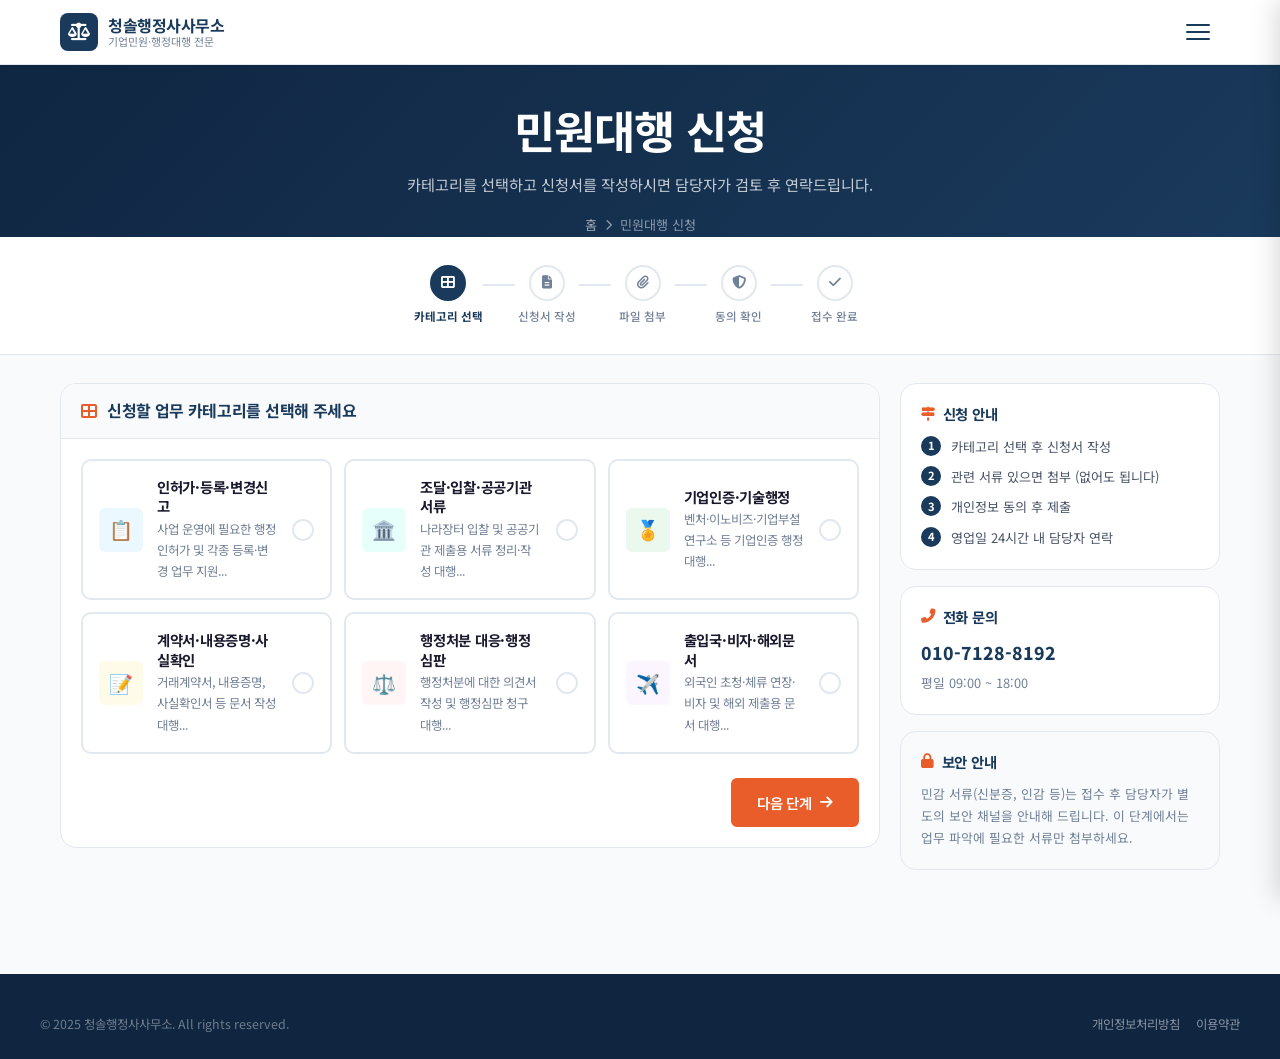
<file: apply.html>
<!DOCTYPE html>
<html lang="ko">
<head>
  <meta charset="UTF-8">
  <meta name="viewport" content="width=device-width, initial-scale=1.0, viewport-fit=cover">
  <title>민원대행 신청 | 청솔행정사사무소</title>
  <link rel="stylesheet" href="https://cdn.jsdelivr.net/npm/@fortawesome/fontawesome-free@6.4.0/css/all.min.css">
  <link href="https://fonts.googleapis.com/css2?family=Noto+Sans+KR:wght@300;400;500;700;900&display=swap" rel="stylesheet">
  <link rel="stylesheet" href="css/style.css">
  <style>
    /* drawer 방식으로 전환 - display 제어 불필요 */
    .anim{opacity:0;transform:translateY(24px);transition:opacity .55s ease,transform .55s ease}
    .anim.anim-done{opacity:1!important;transform:translateY(0)!important}
    .apply-layout { display: grid; grid-template-columns: 1fr; gap: 20px; padding: 28px 0; }
    @media(min-width:900px){ .apply-layout { grid-template-columns: 1fr 320px; align-items: start; } }
    .apply-main {}
    .apply-sidebar { display: none; }
    @media(min-width:900px){ .apply-sidebar { display: block; position: sticky; top: 84px; } }
    .side-guide-card { background: white; border: 1px solid var(--border); border-radius: var(--radius-lg); padding: 20px; margin-bottom: 16px; }
    .side-guide-card h4 { color: var(--primary); font-size: 0.9rem; margin-bottom: 12px; display: flex; align-items: center; gap: 8px; }
    .guide-list { display: flex; flex-direction: column; gap: 8px; }
    .guide-step { display: flex; align-items: flex-start; gap: 10px; font-size: 0.82rem; color: var(--text-mid); }
    .guide-step-num { width: 20px; height: 20px; background: var(--primary); color: white; border-radius: 50%; display: flex; align-items: center; justify-content: center; font-size: 0.7rem; font-weight: 700; flex-shrink: 0; }
  </style>

  <link rel="manifest" href="manifest.json">
  <meta name="theme-color" content="#1a3a5c">
  <meta name="apple-mobile-web-app-capable" content="yes">
  <meta name="apple-mobile-web-app-status-bar-style" content="default">
  <meta name="apple-mobile-web-app-title" content="청솔행정사">
</head>
<body>

<!-- HEADER -->
<header id="header">
  <div class="header-inner">
    <a href="index.html" class="logo">
      <div class="logo-icon"><i class="fas fa-balance-scale"></i></div>
      <div class="logo-text">
        <div class="logo-name">청솔행정사사무소</div>
        <div class="logo-sub">기업민원·행정대행 전문</div>
      </div>
    </a>
    <button class="nav-toggle" id="navToggle" aria-label="메뉴 열기"><span></span><span></span><span></span></button>
  </div>
</header>
<div class="mobile-menu" id="mobileMenu">
  <ul>
    <li><a href="index.html"><i class="fas fa-home menu-icon"></i>홈</a></li>
    <li><a href="about.html"><i class="fas fa-user-tie menu-icon"></i>행정사 소개</a></li>
    <li><a href="services.html"><i class="fas fa-th-large menu-icon"></i>서비스 안내</a></li>
    <li><a href="apply.html"><i class="fas fa-edit menu-icon"></i>민원대행 신청</a></li>
    <li><a href="process.html"><i class="fas fa-tasks menu-icon"></i>진행절차</a></li>
    <li><a href="faq.html"><i class="fas fa-question-circle menu-icon"></i>FAQ</a></li>
    <li><a href="notice.html"><i class="fas fa-bullhorn menu-icon"></i>공지사항</a></li>
    <li><a href="contact.html"><i class="fas fa-phone menu-icon"></i>문의하기</a></li>
    <li><a href="admin.html"><i class="fas fa-lock menu-icon"></i>관리자</a></li>
  </ul>
  <a href="apply.html" class="mobile-menu-cta"><i class="fas fa-edit"></i> 민원대행 신청하기</a>
</div>

<!-- PAGE HERO -->
<section class="page-hero" style="padding-bottom:0;">
  <div class="container">
    <h1>민원대행 신청</h1>
    <p>카테고리를 선택하고 신청서를 작성하시면 담당자가 검토 후 연락드립니다.</p>
    <div class="breadcrumb">
      <a href="index.html">홈</a>
      <i class="fas fa-chevron-right"></i>
      <span>민원대행 신청</span>
    </div>
  </div>
</section>

<!-- STEP PROGRESS -->
<div class="step-progress" id="stepProgress">
  <div class="step-item active" data-step="1">
    <div class="step-circle"><i class="fas fa-th-large"></i></div>
    <div class="step-label">카테고리 선택</div>
  </div>
  <div class="step-connector" id="conn1"></div>
  <div class="step-item" data-step="2">
    <div class="step-circle"><i class="fas fa-file-alt"></i></div>
    <div class="step-label">신청서 작성</div>
  </div>
  <div class="step-connector" id="conn2"></div>
  <div class="step-item" data-step="3">
    <div class="step-circle"><i class="fas fa-paperclip"></i></div>
    <div class="step-label">파일 첨부</div>
  </div>
  <div class="step-connector" id="conn3"></div>
  <div class="step-item" data-step="4">
    <div class="step-circle"><i class="fas fa-shield-alt"></i></div>
    <div class="step-label">동의 확인</div>
  </div>
  <div class="step-connector" id="conn4"></div>
  <div class="step-item" data-step="5">
    <div class="step-circle"><i class="fas fa-check"></i></div>
    <div class="step-label">접수 완료</div>
  </div>
</div>

<!-- MAIN CONTENT -->
<div style="background:var(--bg-light); min-height: 60vh; padding-bottom: 60px;">
  <div class="container">
    <div class="apply-layout">
      <!-- MAIN FORM -->
      <div class="apply-main">

        <!-- STEP 1: 카테고리 선택 -->
        <div class="app-step active" id="step1">
          <div class="step-card">
            <div class="step-card-header">
              <i class="fas fa-th-large"></i>
              <h3>신청할 업무 카테고리를 선택해 주세요</h3>
            </div>
            <div class="step-card-body">
              <div class="category-cards" id="categoryCards">
                <!-- JS 렌더링 -->
              </div>
              <div class="step-nav-btns" style="justify-content:flex-end; margin-top:24px;">
                <button class="btn btn-primary" onclick="goToStep(2)">
                  다음 단계 <i class="fas fa-arrow-right"></i>
                </button>
              </div>
            </div>
          </div>
        </div>

        <!-- STEP 2: 신청서 작성 -->
        <div class="app-step" id="step2">
          <div class="step-card">
            <div class="step-card-header">
              <i class="fas fa-file-alt"></i>
              <h3>신청 정보를 입력해 주세요</h3>
            </div>
            <div class="step-card-body">
              <!-- 신청 구분 -->
              <div class="form-group">
                <label class="form-label">신청 구분 <span class="required">*</span></label>
                <div class="radio-cards">
                  <label class="radio-card" id="rc_individual">
                    <input type="radio" name="applicant_type" value="개인">
                    <span>개인</span>
                  </label>
                  <label class="radio-card" id="rc_sole">
                    <input type="radio" name="applicant_type" value="개인사업자">
                    <span>개인사업자</span>
                  </label>
                  <label class="radio-card" id="rc_corp">
                    <input type="radio" name="applicant_type" value="법인">
                    <span>법인</span>
                  </label>
                </div>
              </div>

              <div class="form-row">
                <div class="form-group">
                  <label class="form-label">회사명 / 성명 <span class="required">*</span></label>
                  <input type="text" id="company_name" class="form-control" placeholder="회사명 또는 성함을 입력하세요" required>
                </div>
                <div class="form-group">
                  <label class="form-label">담당자명 <span class="required">*</span></label>
                  <input type="text" id="manager_name" class="form-control" placeholder="담당자 성함" required>
                </div>
              </div>

              <div class="form-row">
                <div class="form-group">
                  <label class="form-label">연락처 <span class="required">*</span></label>
                  <input type="tel" id="phone" class="form-control" placeholder="010-0000-0000" required>
                </div>
                <div class="form-group">
                  <label class="form-label">이메일 <span class="required">*</span></label>
                  <input type="email" id="email" class="form-control" placeholder="example@email.com" required>
                </div>
              </div>

              <div class="form-row">
                <div class="form-group">
                  <label class="form-label">업종</label>
                  <select id="business_type" class="form-control">
                    <option value="">업종 선택</option>
                    <option>건설·배관</option>
                    <option>전기·전자</option>
                    <option>통신·IT</option>
                    <option>자동화·계측기</option>
                    <option>공구·기계부품</option>
                    <option>무역·전자상거래</option>
                    <option>제조·산업용품</option>
                    <option>유통·도소매</option>
                    <option>소방·안전</option>
                    <option>기타</option>
                  </select>
                </div>
                <div class="form-group">
                  <label class="form-label">사업자등록번호 <span style="font-size:0.75rem;color:var(--text-light);">(선택)</span></label>
                  <input type="text" id="business_reg_no" class="form-control" placeholder="000-00-00000">
                </div>
              </div>

              <div class="form-group">
                <label class="form-label">세부 업무명 <span class="required">*</span></label>
                <select id="sub_service" class="form-control" required>
                  <option value="">카테고리 선택 후 세부 업무를 선택하세요</option>
                </select>
              </div>

              <div class="form-group">
                <label class="form-label">의뢰 내용 <span class="required">*</span></label>
                <textarea id="content" class="form-control" rows="5" required placeholder="업무 내용을 최대한 자세히 입력해 주세요.
예: 변경 사항, 관련 기관명, 현재 상황 등"></textarea>
                <p class="form-hint">구체적으로 작성할수록 더 정확한 안내를 받으실 수 있습니다.</p>
              </div>

              <div class="form-group">
                <label class="form-label">현재 진행 상황</label>
                <input type="text" id="current_status" class="form-control" placeholder="예: 보완 요청 통지를 받았습니다 / 처음 신청입니다 / 기간 촉박합니다">
              </div>

              <div class="form-row">
                <div class="form-group">
                  <label class="form-label">마감기한 <span style="font-size:0.75rem;color:var(--text-light);">(있는 경우)</span></label>
                  <input type="text" id="deadline" class="form-control" placeholder="예: 2025. 03. 31">
                </div>
                <div class="form-group">
                  <label class="form-label">희망 회신 방법 <span class="required">*</span></label>
                  <select id="reply_method" class="form-control" required>
                    <option value="">선택하세요</option>
                    <option value="전화">전화</option>
                    <option value="이메일">이메일</option>
                    <option value="둘 다">둘 다</option>
                  </select>
                </div>
              </div>

              <div class="form-group">
                <label class="form-label">
                  <span style="display:flex;align-items:center;gap:10px;">
                    <span>긴급 처리 요청</span>
                    <label style="display:flex;align-items:center;gap:6px;cursor:pointer;font-weight:400;">
                      <input type="checkbox" id="is_urgent" style="width:18px;height:18px;accent-color:var(--accent);">
                      <span style="font-size:0.88rem;color:var(--text-mid);">긴급 처리를 원합니다 <span style="color:var(--accent);font-size:0.78rem;">(당일 검토)</span></span>
                    </label>
                  </span>
                </label>
              </div>

              <div class="step-nav-btns">
                <button class="btn btn-outline" onclick="goToStep(1)">
                  <i class="fas fa-arrow-left"></i> 이전
                </button>
                <button class="btn btn-primary" onclick="goToStep(3)">
                  다음 단계 <i class="fas fa-arrow-right"></i>
                </button>
              </div>
            </div>
          </div>
        </div>

        <!-- STEP 3: 파일 첨부 -->
        <div class="app-step" id="step3">
          <div class="step-card">
            <div class="step-card-header">
              <i class="fas fa-paperclip"></i>
              <h3>관련 서류를 첨부해 주세요 (선택)</h3>
            </div>
            <div class="step-card-body">
              <div class="highlight-box">
                <i class="fas fa-info-circle" style="color:var(--primary);margin-right:6px;"></i>
                지금 서류가 없으셔도 됩니다. 접수 후 담당자가 필요 서류를 안내해 드립니다.<br>
                허용 형식: PDF, JPG, PNG, DOCX, XLSX (최대 10MB / 파일당)
              </div>

              <div class="file-upload-area" id="dropZone">
                <i class="fas fa-cloud-upload-alt"></i>
                <p>파일을 드래그&드롭하거나 아래 버튼을 클릭하세요</p>
                <label class="upload-btn" for="fileInput">파일 선택</label>
                <input type="file" id="fileInput" multiple accept=".pdf,.jpg,.jpeg,.png,.docx,.xlsx" style="display:none;">
              </div>
              <div class="file-list" id="fileList"></div>

              <div class="step-nav-btns" style="margin-top: 24px;">
                <button class="btn btn-outline" onclick="goToStep(2)">
                  <i class="fas fa-arrow-left"></i> 이전
                </button>
                <button class="btn btn-primary" onclick="goToStep(4)">
                  다음 단계 <i class="fas fa-arrow-right"></i>
                </button>
              </div>
            </div>
          </div>
        </div>

        <!-- STEP 4: 개인정보 동의 -->
        <div class="app-step" id="step4">
          <div class="step-card">
            <div class="step-card-header">
              <i class="fas fa-shield-alt"></i>
              <h3>개인정보 수집·이용 동의</h3>
            </div>
            <div class="step-card-body">
              <!-- 입력내용 요약 -->
              <div id="summaryBox" style="background:var(--bg-light);border-radius:var(--radius-md);padding:20px;margin-bottom:20px;border:1px solid var(--border);">
                <h4 style="color:var(--primary);font-size:0.9rem;margin-bottom:12px;"><i class="fas fa-clipboard-list" style="margin-right:6px;"></i>입력 내용 확인</h4>
                <div id="summaryContent" style="font-size:0.85rem;"></div>
              </div>

              <!-- 개인정보 동의 박스 -->
              <div style="border:1px solid var(--border);border-radius:var(--radius-md);overflow:hidden;margin-bottom:16px;">
                <div style="background:var(--bg-light);padding:12px 16px;border-bottom:1px solid var(--border);">
                  <strong style="font-size:0.88rem;color:var(--primary);">개인정보 수집·이용 동의 (필수)</strong>
                </div>
                <div style="padding:16px;font-size:0.82rem;color:var(--text-mid);line-height:1.8;max-height:200px;overflow-y:auto;">
                  <strong>1. 수집 항목:</strong> 회사명(성명), 담당자명, 연락처, 이메일, 업종, 의뢰 내용, 첨부파일<br>
                  <strong>2. 수집 목적:</strong> 민원대행 서비스 제공을 위한 상담 및 접수 처리<br>
                  <strong>3. 보유 기간:</strong> 서비스 제공 완료 후 3년 (단, 관계 법령에 따라 보존 필요 시 해당 기간까지)<br>
                  <strong>4. 제3자 제공:</strong> 업무 처리를 위해 필요한 행정기관에 최소한의 정보 제공 가능 (사전 고지 후 제공)<br>
                  <strong>5. 동의 거부 권리:</strong> 귀하는 개인정보 수집·이용에 거부할 수 있으나, 거부 시 서비스 이용이 제한될 수 있습니다.<br><br>
                  본 동의는 청솔행정사사무소의 민원대행 서비스 접수 처리를 위한 개인정보 수집·이용에 관한 동의입니다. 민감한 서류 (신분증, 인감 등)는 접수 완료 후 담당자가 안내하는 보안 채널을 통해 별도 전달해 주시기 바랍니다.
                </div>
              </div>

              <div class="check-group" style="margin-bottom:20px;">
                <label class="check-item">
                  <input type="checkbox" id="privacy_all" onchange="toggleAllPrivacy(this)">
                  <span style="font-weight:700;color:var(--text-dark);">전체 동의</span>
                </label>
                <label class="check-item" style="margin-left:16px;">
                  <input type="checkbox" id="privacy_required" required>
                  <span>[필수] 개인정보 수집·이용 동의</span>
                </label>
                <label class="check-item" style="margin-left:16px;">
                  <input type="checkbox" id="privacy_marketing">
                  <span>[선택] 마케팅 및 서비스 안내 수신 동의</span>
                </label>
              </div>

              <div class="step-nav-btns">
                <button class="btn btn-outline" onclick="goToStep(3)">
                  <i class="fas fa-arrow-left"></i> 이전
                </button>
                <button class="btn btn-primary" id="submitBtn" onclick="submitApplication()">
                  <i class="fas fa-paper-plane"></i> 신청서 제출하기
                </button>
              </div>
            </div>
          </div>
        </div>

        <!-- STEP 5: 접수 완료 -->
        <div class="app-step" id="step5">
          <div class="success-card">
            <div class="success-icon"><i class="fas fa-check"></i></div>
            <h2>신청이 완료되었습니다!</h2>
            <p>담당자가 접수 내용을 검토한 후<br>영업일 기준 24시간 이내에 연락드립니다.</p>
            <div class="app-num-badge" id="appNumberDisplay"></div>
            <p style="font-size:0.82rem;margin-bottom:24px;">
              <i class="fas fa-envelope" style="color:var(--primary);margin-right:6px;"></i>
              접수 완료 확인 메일이 발송되었습니다.<br>
              이메일을 받지 못하신 경우 스팸함을 확인해 주세요.
            </p>
            <div style="display:flex;flex-direction:column;gap:10px;">
              <a href="index.html" class="btn btn-outline btn-block">
                <i class="fas fa-home"></i> 홈으로 돌아가기
              </a>
              <button onclick="resetForm()" class="btn btn-primary btn-block">
                <i class="fas fa-plus"></i> 추가 신청하기
              </button>
            </div>
          </div>
        </div>

      </div>

      <!-- SIDEBAR -->
      <aside class="apply-sidebar">
        <div class="side-guide-card">
          <h4><i class="fas fa-map-signs" style="color:var(--accent);"></i> 신청 안내</h4>
          <div class="guide-list">
            <div class="guide-step">
              <div class="guide-step-num">1</div>
              <span>카테고리 선택 후 신청서 작성</span>
            </div>
            <div class="guide-step">
              <div class="guide-step-num">2</div>
              <span>관련 서류 있으면 첨부 (없어도 됩니다)</span>
            </div>
            <div class="guide-step">
              <div class="guide-step-num">3</div>
              <span>개인정보 동의 후 제출</span>
            </div>
            <div class="guide-step">
              <div class="guide-step-num">4</div>
              <span>영업일 24시간 내 담당자 연락</span>
            </div>
          </div>
        </div>
        <div class="side-guide-card">
          <h4><i class="fas fa-phone-alt" style="color:var(--accent);"></i> 전화 문의</h4>
          <p style="font-size:1.1rem;font-weight:800;color:var(--primary);margin-bottom:4px;">010-7128-8192</p>
          <p style="font-size:0.8rem;color:var(--text-light);">평일 09:00 ~ 18:00</p>
        </div>
        <div class="side-guide-card" style="background:var(--bg-light);">
          <h4><i class="fas fa-lock" style="color:var(--accent);"></i> 보안 안내</h4>
          <p style="font-size:0.8rem;color:var(--text-light);line-height:1.7;">
            민감 서류(신분증, 인감 등)는 접수 후 담당자가 별도의 보안 채널을 안내해 드립니다. 이 단계에서는 업무 파악에 필요한 서류만 첨부하세요.
          </p>
        </div>
      </aside>
    </div>
  </div>
</div>

<!-- FOOTER -->
<footer id="footer" style="margin-top:0;">
  <div class="footer-inner">
    <div class="footer-bottom">
      <span>© 2025 청솔행정사사무소. All rights reserved.</span>
      <div class="footer-bottom-links">
        <a href="#">개인정보처리방침</a>
        <a href="#">이용약관</a>
      </div>
    </div>
  </div>
</footer>

<script src="js/common.js"></script>
<script>
let currentStep = 1;
let selectedCategory = '';
let uploadedFiles = [];
const formData = {};

// ===== 카테고리 카드 렌더링 =====
function renderCategoryCards() {
  const container = document.getElementById('categoryCards');
  container.innerHTML = CATEGORIES.map(cat => `
    <div class="category-card ${selectedCategory === cat.id ? 'selected' : ''}" 
         onclick="selectCategory('${cat.id}')" id="cat_${cat.id}">
      <div class="cat-icon ${cat.iconClass}">${cat.icon}</div>
      <div class="cat-info">
        <h4>${cat.name}</h4>
        <p>${cat.desc.substring(0, 40)}...</p>
      </div>
      <div class="cat-check"><i class="fas fa-check" style="font-size:0.7rem;"></i></div>
    </div>
  `).join('');
}

function selectCategory(id) {
  selectedCategory = id;
  document.querySelectorAll('.category-card').forEach(c => c.classList.remove('selected'));
  document.getElementById('cat_' + id)?.classList.add('selected');
  updateSubServices(id);
}

function updateSubServices(catId) {
  const cat = CATEGORIES.find(c => c.id === catId);
  const sel = document.getElementById('sub_service');
  if (!sel || !cat) return;
  sel.innerHTML = '<option value="">세부 업무를 선택하세요</option>';
  cat.subServices.forEach(s => {
    const opt = document.createElement('option');
    opt.value = s; opt.textContent = s;
    sel.appendChild(opt);
  });
}

// ===== 라디오 카드 =====
document.querySelectorAll('input[name="applicant_type"]').forEach(radio => {
  radio.addEventListener('change', e => {
    document.querySelectorAll('.radio-card').forEach(c => c.classList.remove('selected'));
    e.target.closest('.radio-card')?.classList.add('selected');
  });
});

// ===== 파일 업로드 =====
const dropZone = document.getElementById('dropZone');
const fileInput = document.getElementById('fileInput');
const fileList = document.getElementById('fileList');

dropZone.addEventListener('dragover', e => { e.preventDefault(); dropZone.classList.add('drag-over'); });
dropZone.addEventListener('dragleave', () => dropZone.classList.remove('drag-over'));
dropZone.addEventListener('drop', e => {
  e.preventDefault();
  dropZone.classList.remove('drag-over');
  addFiles(e.dataTransfer.files);
});
fileInput.addEventListener('change', e => addFiles(e.target.files));

function addFiles(files) {
  const allowedExts = ['.pdf','.jpg','.jpeg','.png','.docx','.xlsx'];
  Array.from(files).forEach(file => {
    const ext = '.' + file.name.split('.').pop().toLowerCase();
    if (!allowedExts.includes(ext)) {
      showToast(file.name + ' - 허용되지 않는 파일 형식입니다.', 'error'); return;
    }
    if (file.size > 10 * 1024 * 1024) {
      showToast(file.name + ' - 10MB 초과 파일입니다.', 'error'); return;
    }
    uploadedFiles.push(file);
  });
  renderFileList();
  fileInput.value = '';
}

function renderFileList() {
  fileList.innerHTML = uploadedFiles.map((f, i) => `
    <div class="file-item">
      <i class="fas fa-file"></i>
      <span>${f.name}</span>
      <span style="color:var(--text-light);font-size:0.78rem;">${(f.size/1024).toFixed(0)}KB</span>
      <span class="remove-file" onclick="removeFile(${i})"><i class="fas fa-times"></i></span>
    </div>
  `).join('');
}

function removeFile(i) {
  uploadedFiles.splice(i, 1);
  renderFileList();
}

// ===== 전체 동의 =====
function toggleAllPrivacy(el) {
  document.getElementById('privacy_required').checked = el.checked;
  document.getElementById('privacy_marketing').checked = el.checked;
}

// ===== 스텝 이동 =====
function goToStep(step) {
  // 유효성 검사
  if (step === 2 && !selectedCategory) {
    showToast('신청할 업무 카테고리를 선택해 주세요.', 'error'); return;
  }
  if (step === 3) {
    const requiredFields = ['company_name','manager_name','phone','email','sub_service','content','reply_method'];
    let valid = true;
    requiredFields.forEach(id => {
      const el = document.getElementById(id);
      if (!el || !el.value.trim()) {
        el?.style.setProperty('border-color', 'var(--danger)');
        valid = false;
      } else {
        el.style.borderColor = '';
      }
    });
    const applicantType = document.querySelector('input[name="applicant_type"]:checked');
    if (!applicantType) {
      showToast('신청 구분을 선택해 주세요.', 'error'); return;
    }
    if (!valid) {
      showToast('필수 항목을 모두 입력해 주세요.', 'error'); return;
    }
  }
  if (step === 5) return; // submitApplication에서 처리

  currentStep = step;
  document.querySelectorAll('.app-step').forEach((el, i) => {
    el.classList.toggle('active', i + 1 === step);
  });
  updateStepProgress(step);
  window.scrollTo({ top: 0, behavior: 'smooth' });

  if (step === 4) buildSummary();
}

function updateStepProgress(step) {
  document.querySelectorAll('.step-item').forEach((el, i) => {
    const s = i + 1;
    el.classList.remove('active', 'done');
    if (s === step) el.classList.add('active');
    else if (s < step) el.classList.add('done');
  });
  for (let i = 1; i <= 4; i++) {
    const conn = document.getElementById('conn' + i);
    if (conn) conn.classList.toggle('done', i < step);
  }
}

// ===== 요약 내용 생성 =====
function buildSummary() {
  const cat = CATEGORIES.find(c => c.id === selectedCategory);
  const applicantType = document.querySelector('input[name="applicant_type"]:checked')?.value || '-';
  const rows = [
    ['카테고리', cat?.name || '-'],
    ['세부 업무', document.getElementById('sub_service')?.value || '-'],
    ['신청 구분', applicantType],
    ['회사명/성명', document.getElementById('company_name')?.value || '-'],
    ['담당자', document.getElementById('manager_name')?.value || '-'],
    ['연락처', document.getElementById('phone')?.value || '-'],
    ['이메일', document.getElementById('email')?.value || '-'],
    ['업종', document.getElementById('business_type')?.value || '-'],
    ['희망 회신', document.getElementById('reply_method')?.value || '-'],
    ['긴급 여부', document.getElementById('is_urgent')?.checked ? '⚠️ 긴급' : '일반'],
    ['첨부 파일', uploadedFiles.length ? uploadedFiles.map(f => f.name).join(', ') : '없음'],
  ];
  const box = document.getElementById('summaryContent');
  box.innerHTML = `<table style="width:100%;border-collapse:collapse;">
    ${rows.map(([k,v]) => `
      <tr style="border-bottom:1px solid var(--border);">
        <td style="padding:7px 0;color:var(--text-light);font-size:0.82rem;width:100px;">${k}</td>
        <td style="padding:7px 0;color:var(--text-dark);font-size:0.85rem;font-weight:500;">${v}</td>
      </tr>
    `).join('')}
  </table>`;
}



// ===== 신청서 제출 =====
async function submitApplication() {
  if (!document.getElementById('privacy_required').checked) {
    showToast('개인정보 수집·이용 동의는 필수입니다.', 'error'); return;
  }

  const submitBtn = document.getElementById('submitBtn');
  submitBtn.disabled = true;
  submitBtn.innerHTML = '<i class="fas fa-spinner fa-spin"></i> 제출 중...';

  try {
    const appNumber = generateAppNumber();
    const cat = CATEGORIES.find(c => c.id === selectedCategory);
    const now = new Date();
    const submittedAt = now.toLocaleString('ko-KR', { timeZone: 'Asia/Seoul' });

    const payload = {
      app_number: appNumber,
      applicant_type: document.querySelector('input[name="applicant_type"]:checked')?.value || '',
      company_name: document.getElementById('company_name').value,
      manager_name: document.getElementById('manager_name').value,
      phone: document.getElementById('phone').value,
      email: document.getElementById('email').value,
      business_type: document.getElementById('business_type').value,
      business_reg_no: document.getElementById('business_reg_no').value,
      category: cat?.name || selectedCategory,
      sub_service: document.getElementById('sub_service').value,
      content: document.getElementById('content').value,
      current_status: document.getElementById('current_status').value,
      deadline: document.getElementById('deadline').value,
      reply_method: document.getElementById('reply_method').value,
      is_urgent: document.getElementById('is_urgent').checked,
      status: '접수완료',
      privacy_agreed: true,
      admin_memo: '',
      submitted_at: submittedAt
    };

    // 1) 테이블 API 저장 (주 데이터 저장)
    await API.create('applications', payload);



    document.getElementById('appNumberDisplay').textContent = '접수번호: ' + appNumber;
    currentStep = 5;
    document.querySelectorAll('.app-step').forEach((el, i) => {
      el.classList.toggle('active', i === 4);
    });
    updateStepProgress(5);
    showToast('신청이 완료되었습니다!', 'success');
    window.scrollTo({ top: 0, behavior: 'smooth' });

  } catch(e) {
    showToast('제출 중 오류가 발생했습니다. 잠시 후 다시 시도해 주세요.', 'error');
    submitBtn.disabled = false;
    submitBtn.innerHTML = '<i class="fas fa-paper-plane"></i> 신청서 제출하기';
  }
}

// ===== 폼 리셋 =====
function resetForm() {
  selectedCategory = '';
  uploadedFiles = [];
  currentStep = 1;
  document.querySelectorAll('input[type=text], input[type=tel], input[type=email], textarea, select').forEach(el => el.value = '');
  document.querySelectorAll('input[type=checkbox]').forEach(el => el.checked = false);
  document.querySelectorAll('.radio-card').forEach(c => c.classList.remove('selected'));
  renderFileList();
  goToStep(1);
}

// URL 파라미터에서 카테고리 읽기
function initFromUrl() {
  const params = new URLSearchParams(window.location.search);
  const cat = params.get('category');
  if (cat) {
    selectCategory(cat);
  }
}

// 초기화
document.addEventListener('DOMContentLoaded', () => {
  renderCategoryCards();
  initFromUrl();
});
</script>
</body>
</html>
</file>
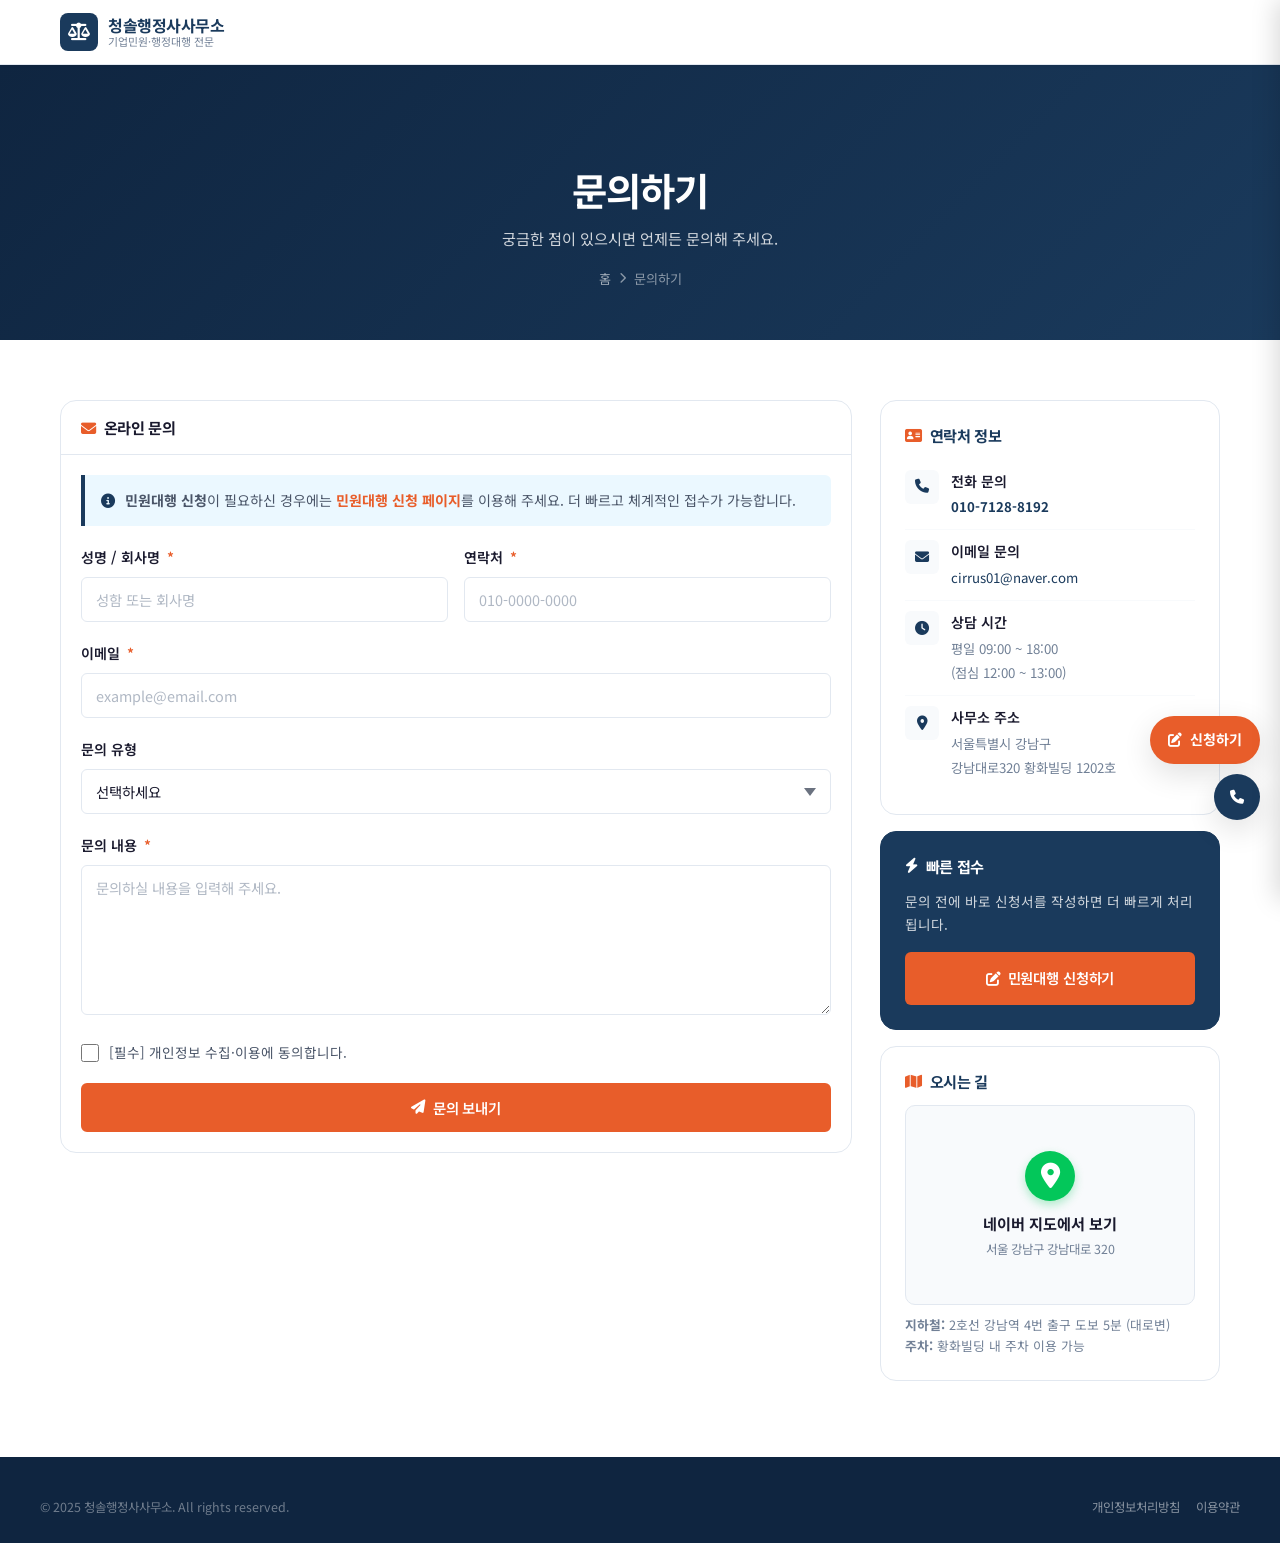
<file: contact.html>
<!DOCTYPE html>
<html lang="ko">
<head>
  <meta charset="UTF-8">
  <meta name="viewport" content="width=device-width, initial-scale=1.0, viewport-fit=cover">
  <title>문의하기 | 청솔행정사사무소</title>
  <link rel="stylesheet" href="https://cdn.jsdelivr.net/npm/@fortawesome/fontawesome-free@6.4.0/css/all.min.css">
  <link href="https://fonts.googleapis.com/css2?family=Noto+Sans+KR:wght@300;400;500;700;900&display=swap" rel="stylesheet">
  <link rel="stylesheet" href="css/style.css">
  <style>
    *,*::before,*::after{box-sizing:border-box;margin:0;padding:0}body{font-family:'Noto Sans KR','Malgun Gothic',sans-serif;color:#1a1a2e;background:#fff;overflow-x:hidden}a{text-decoration:none;color:inherit}ul,ol{list-style:none}img{max-width:100%;height:auto;display:block}
    #header{position:fixed;top:0;left:0;right:0;z-index:1000;background:#fff;border-bottom:1px solid #e2e8f0;box-shadow:0 1px 3px rgba(0,0,0,.08)}.header-inner{display:flex;align-items:center;justify-content:space-between;height:64px;padding:0 20px;max-width:1200px;margin:0 auto}
    .logo{display:flex;align-items:center;gap:10px}.logo-icon{width:38px;height:38px;background:#1a3a5c;border-radius:8px;display:flex;align-items:center;justify-content:center;color:#fff;font-size:1.1rem;flex-shrink:0}.logo-name{font-size:1rem;font-weight:700;color:#1a3a5c}.logo-sub{font-size:.68rem;color:#718096}
    .main-nav{display:none}.header-cta{display:none}.nav-toggle{display:flex;flex-direction:column;gap:5px;padding:8px;cursor:pointer;border:none;background:none}.nav-toggle span{display:block;width:22px;height:2px;background:#1a3a5c;border-radius:2px}
    /* mobile-menu 스타일은 style.css 드로어 스타일로 통합 */
    .container{width:100%;max-width:1200px;margin:0 auto;padding:0 20px}.section{padding:60px 0}.section-header{text-align:center;margin-bottom:40px}.section-header h2{color:#1a3a5c;margin-bottom:12px;font-size:clamp(1.3rem,3vw,2rem);font-weight:700}.section-line{width:48px;height:4px;background:#e85d2a;border-radius:2px;margin:12px auto 0}
    .page-hero{background:linear-gradient(135deg,#0f2540,#1a3a5c);padding:100px 20px 50px;text-align:center;color:#fff;margin-top:64px}.page-hero h1{color:#fff;font-size:clamp(1.6rem,4vw,2.4rem);margin-bottom:10px}.page-hero p{color:rgba(255,255,255,.8);font-size:.95rem}
    @media(min-width:900px){.main-nav{display:block}.header-cta{display:flex;background:#e85d2a;color:#fff;padding:8px 18px;border-radius:6px;font-size:.85rem;font-weight:600;align-items:center;gap:6px}.nav-toggle{display:none}}
    .contact-layout { display: grid; grid-template-columns: 1fr; gap: 28px; }
    @media(min-width:900px){ .contact-layout { grid-template-columns: 1fr 340px; align-items: start; } }
    .contact-info-card { background: white; border: 1px solid var(--border); border-radius: var(--radius-lg); padding: 24px; margin-bottom: 16px; }
    .contact-info-card h4 { color: var(--primary); margin-bottom: 14px; font-size: 0.95rem; display: flex; align-items: center; gap: 8px; }
    .contact-detail-item { display: flex; align-items: flex-start; gap: 12px; padding: 10px 0; border-bottom: 1px solid var(--bg-light); font-size: 0.88rem; }
    .contact-detail-item:last-child { border-bottom: none; }
    .contact-detail-icon { width: 34px; height: 34px; border-radius: var(--radius-sm); background: var(--bg-light); display: flex; align-items: center; justify-content: center; color: var(--primary); flex-shrink: 0; }
    .contact-detail-text strong { display: block; color: var(--text-dark); font-weight: 600; margin-bottom: 2px; }
    .contact-detail-text span { color: var(--text-light); font-size: 0.83rem; }
    .map-placeholder { background: var(--bg-light); border: 1px solid var(--border); border-radius: var(--radius-md); height: 200px; display: flex; align-items: center; justify-content: center; color: var(--text-light); font-size: 0.88rem; flex-direction: column; gap: 8px; }
    a.map-placeholder:hover { background: #EBF8FF; border-color: var(--primary-light); transform: translateY(-2px); box-shadow: var(--shadow-sm); }
  </style>

  <link rel="manifest" href="manifest.json">
  <meta name="theme-color" content="#1a3a5c">
  <meta name="apple-mobile-web-app-capable" content="yes">
  <meta name="apple-mobile-web-app-status-bar-style" content="default">
  <meta name="apple-mobile-web-app-title" content="청솔행정사">
</head>
<body>
<header id="header">
  <div class="header-inner">
    <a href="index.html" class="logo"><div class="logo-icon"><i class="fas fa-balance-scale"></i></div><div class="logo-text"><div class="logo-name">청솔행정사사무소</div><div class="logo-sub">기업민원·행정대행 전문</div></div></a>
    <button class="nav-toggle" id="navToggle" aria-label="메뉴 열기"><span></span><span></span><span></span></button>
  </div>
</header>
<div class="mobile-menu" id="mobileMenu">
  <ul>
    <li><a href="index.html"><i class="fas fa-home menu-icon"></i>홈</a></li>
    <li><a href="about.html"><i class="fas fa-user-tie menu-icon"></i>행정사 소개</a></li>
    <li><a href="services.html"><i class="fas fa-th-large menu-icon"></i>서비스 안내</a></li>
    <li><a href="apply.html"><i class="fas fa-edit menu-icon"></i>민원대행 신청</a></li>
    <li><a href="process.html"><i class="fas fa-tasks menu-icon"></i>진행절차</a></li>
    <li><a href="faq.html"><i class="fas fa-question-circle menu-icon"></i>FAQ</a></li>
    <li><a href="notice.html"><i class="fas fa-bullhorn menu-icon"></i>공지사항</a></li>
    <li><a href="contact.html"><i class="fas fa-phone menu-icon"></i>문의하기</a></li>
    <li><a href="admin.html"><i class="fas fa-lock menu-icon"></i>관리자</a></li>
  </ul>
  <a href="apply.html" class="mobile-menu-cta"><i class="fas fa-edit"></i> 민원대행 신청하기</a>
</div>

<section class="page-hero">
  <h1>문의하기</h1>
  <p>궁금한 점이 있으시면 언제든 문의해 주세요.</p>
  <div class="breadcrumb"><a href="index.html">홈</a><i class="fas fa-chevron-right"></i><span>문의하기</span></div>
</section>

<section class="section">
  <div class="container">
    <div class="contact-layout">
      <!-- 문의 폼 -->
      <div>
        <div class="card">
          <div class="card-header">
            <h3><i class="fas fa-envelope" style="color:var(--accent);margin-right:8px;"></i>온라인 문의</h3>
          </div>
          <div class="card-body">
            <div class="highlight-box" style="margin-bottom:20px;">
              <i class="fas fa-info-circle" style="color:var(--primary);margin-right:6px;"></i>
              <strong>민원대행 신청</strong>이 필요하신 경우에는 <a href="apply.html" style="color:var(--accent);font-weight:700;">민원대행 신청 페이지</a>를 이용해 주세요. 더 빠르고 체계적인 접수가 가능합니다.
            </div>
            <div id="contactForm">
              <div class="form-row">
                <div class="form-group">
                  <label class="form-label">성명 / 회사명 <span class="required">*</span></label>
                  <input type="text" id="c_name" class="form-control" placeholder="성함 또는 회사명" required>
                </div>
                <div class="form-group">
                  <label class="form-label">연락처 <span class="required">*</span></label>
                  <input type="tel" id="c_phone" class="form-control" placeholder="010-0000-0000" required>
                </div>
              </div>
              <div class="form-group">
                <label class="form-label">이메일 <span class="required">*</span></label>
                <input type="email" id="c_email" class="form-control" placeholder="example@email.com" required>
              </div>
              <div class="form-group">
                <label class="form-label">문의 유형</label>
                <select id="c_type" class="form-control">
                  <option value="">선택하세요</option>
                  <option>서비스 문의</option>
                  <option>비용 문의</option>
                  <option>진행 방법 문의</option>
                  <option>접수 문의</option>
                  <option>기타</option>
                </select>
              </div>
              <div class="form-group">
                <label class="form-label">문의 내용 <span class="required">*</span></label>
                <textarea id="c_content" class="form-control" rows="6" placeholder="문의하실 내용을 입력해 주세요." required></textarea>
              </div>
              <div class="form-group">
                <label class="check-item">
                  <input type="checkbox" id="c_privacy" required>
                  <span style="font-size:0.85rem;">[필수] 개인정보 수집·이용에 동의합니다.</span>
                </label>
              </div>
              <button class="btn btn-primary btn-block" onclick="submitContact()">
                <i class="fas fa-paper-plane"></i> 문의 보내기
              </button>
            </div>
            <div id="contactSuccess" style="display:none;text-align:center;padding:32px;">
              <div style="width:56px;height:56px;border-radius:50%;background:#E6FFFA;display:flex;align-items:center;justify-content:center;font-size:1.6rem;color:var(--success);margin:0 auto 16px;"><i class="fas fa-check"></i></div>
              <h3 style="color:var(--primary);margin-bottom:8px;">문의가 접수되었습니다</h3>
              <p style="font-size:0.88rem;color:var(--text-mid);">영업일 기준 24시간 이내에 답변드리겠습니다.</p>
              <button onclick="resetContact()" class="btn btn-outline" style="margin-top:16px;">새 문의 작성</button>
            </div>
          </div>
        </div>
      </div>

      <!-- 연락처 정보 -->
      <aside>
        <div class="contact-info-card">
          <h4><i class="fas fa-address-card" style="color:var(--accent);"></i> 연락처 정보</h4>
          <div class="contact-detail-item">
            <div class="contact-detail-icon"><i class="fas fa-phone"></i></div>
            <div class="contact-detail-text">
              <strong>전화 문의</strong>
              <span><a href="tel:010-7128-8192" style="color:var(--primary);font-weight:700;">010-7128-8192</a></span>
            </div>
          </div>
          <div class="contact-detail-item">
            <div class="contact-detail-icon"><i class="fas fa-envelope"></i></div>
            <div class="contact-detail-text">
              <strong>이메일 문의</strong>
              <span><a href="mailto:cirrus01@naver.com" style="color:var(--primary);">cirrus01@naver.com</a></span>
            </div>
          </div>
          <div class="contact-detail-item">
            <div class="contact-detail-icon"><i class="fas fa-clock"></i></div>
            <div class="contact-detail-text">
              <strong>상담 시간</strong>
              <span>평일 09:00 ~ 18:00<br>(점심 12:00 ~ 13:00)</span>
            </div>
          </div>
          <div class="contact-detail-item">
            <div class="contact-detail-icon"><i class="fas fa-map-marker-alt"></i></div>
            <div class="contact-detail-text">
              <strong>사무소 주소</strong>
              <span>서울특별시 강남구<br>강남대로320 황화빌딩 1202호</span>
            </div>
          </div>
        </div>

        <div class="contact-info-card" style="background:var(--primary);border-color:var(--primary);">
          <h4 style="color:white;"><i class="fas fa-bolt"></i> 빠른 접수</h4>
          <p style="font-size:0.85rem;color:rgba(255,255,255,0.8);margin-bottom:16px;">
            문의 전에 바로 신청서를 작성하면 더 빠르게 처리됩니다.
          </p>
          <a href="apply.html" class="btn" style="background:var(--accent);color:white;width:100%;justify-content:center;">
            <i class="fas fa-edit"></i> 민원대행 신청하기
          </a>
        </div>

        <div class="contact-info-card">
          <h4><i class="fas fa-map" style="color:var(--accent);"></i> 오시는 길</h4>
          <a href="https://map.naver.com/p/search/%EC%84%9C%EC%9A%B8%20%EA%B0%95%EB%82%A8%EA%B5%AC%20%EA%B0%95%EB%82%A8%EB%8C%80%EB%A1%9C%20320" target="_blank" class="map-placeholder" style="text-decoration:none; display:flex; flex-direction:column; align-items:center; justify-content:center; gap:10px; transition:all 0.2s; cursor:pointer; overflow:hidden; position:relative;">
            <!-- 네이버 로고 연상 색상 -->
            <div style="width:50px; height:50px; border-radius:50%; background:#03C75A; color:white; display:flex; align-items:center; justify-content:center; font-size:1.6rem; box-shadow:0 4px 10px rgba(3,199,90,0.3);">
              <i class="fas fa-map-marker-alt"></i>
            </div>
            <div style="text-align:center;">
              <span style="display:block; font-size:0.95rem; font-weight:700; color:var(--text-dark);">네이버 지도에서 보기</span>
              <span style="display:block; font-size:0.78rem; color:var(--text-light); margin-top:2px;">서울 강남구 강남대로 320</span>
            </div>
          </a>
          <p style="font-size:0.8rem;color:var(--text-light);margin-top:10px;line-height:1.6;">
            <strong>지하철:</strong> 2호선 강남역 4번 출구 도보 5분 (대로변)<br>
            <strong>주차:</strong> 황화빌딩 내 주차 이용 가능
          </p>
        </div>
      </aside>
    </div>
  </div>
</section>

<footer id="footer">
  <div class="footer-inner">
    <div class="footer-bottom">
      <span>© 2025 청솔행정사사무소. All rights reserved.</span>
      <div class="footer-bottom-links"><a href="#">개인정보처리방침</a><a href="#">이용약관</a></div>
    </div>
  </div>
</footer>

<div class="floating-cta">
  <a href="apply.html" class="floating-cta-btn primary-btn"><i class="fas fa-edit"></i> 신청하기</a>
  <a href="tel:010-7128-8192" class="floating-cta-btn phone-btn" title="전화 문의"><i class="fas fa-phone"></i></a>
</div>

<script src="js/common.js"></script>
<script>
async function submitContact() {
  const name = document.getElementById('c_name').value.trim();
  const phone = document.getElementById('c_phone').value.trim();
  const email = document.getElementById('c_email').value.trim();
  const content = document.getElementById('c_content').value.trim();
  const privacy = document.getElementById('c_privacy').checked;

  if (!name || !phone || !email || !content) {
    showToast('필수 항목을 모두 입력해 주세요.', 'error'); return;
  }
  if (!privacy) {
    showToast('개인정보 수집·이용 동의가 필요합니다.', 'error'); return;
  }

  try {
    // 문의는 applications 테이블에 저장 (category: 일반문의)
    await API.create('applications', {
      app_number: generateAppNumber(),
      applicant_type: '개인',
      company_name: name,
      manager_name: name,
      phone,
      email,
      category: '일반문의',
      sub_service: document.getElementById('c_type').value || '일반문의',
      content,
      reply_method: '이메일',
      status: '접수완료',
      is_urgent: false,
      privacy_agreed: true,
      admin_memo: ''
    });
    document.getElementById('contactForm').style.display = 'none';
    document.getElementById('contactSuccess').style.display = 'block';
    showToast('문의가 접수되었습니다!', 'success');
  } catch(e) {
    showToast('오류가 발생했습니다. 다시 시도해 주세요.', 'error');
  }
}

function resetContact() {
  document.getElementById('contactForm').style.display = 'block';
  document.getElementById('contactSuccess').style.display = 'none';
  document.querySelectorAll('#contactForm input, #contactForm textarea, #contactForm select').forEach(el => el.value = '');
  document.getElementById('c_privacy').checked = false;
}
</script>
</body>
</html>
</file>
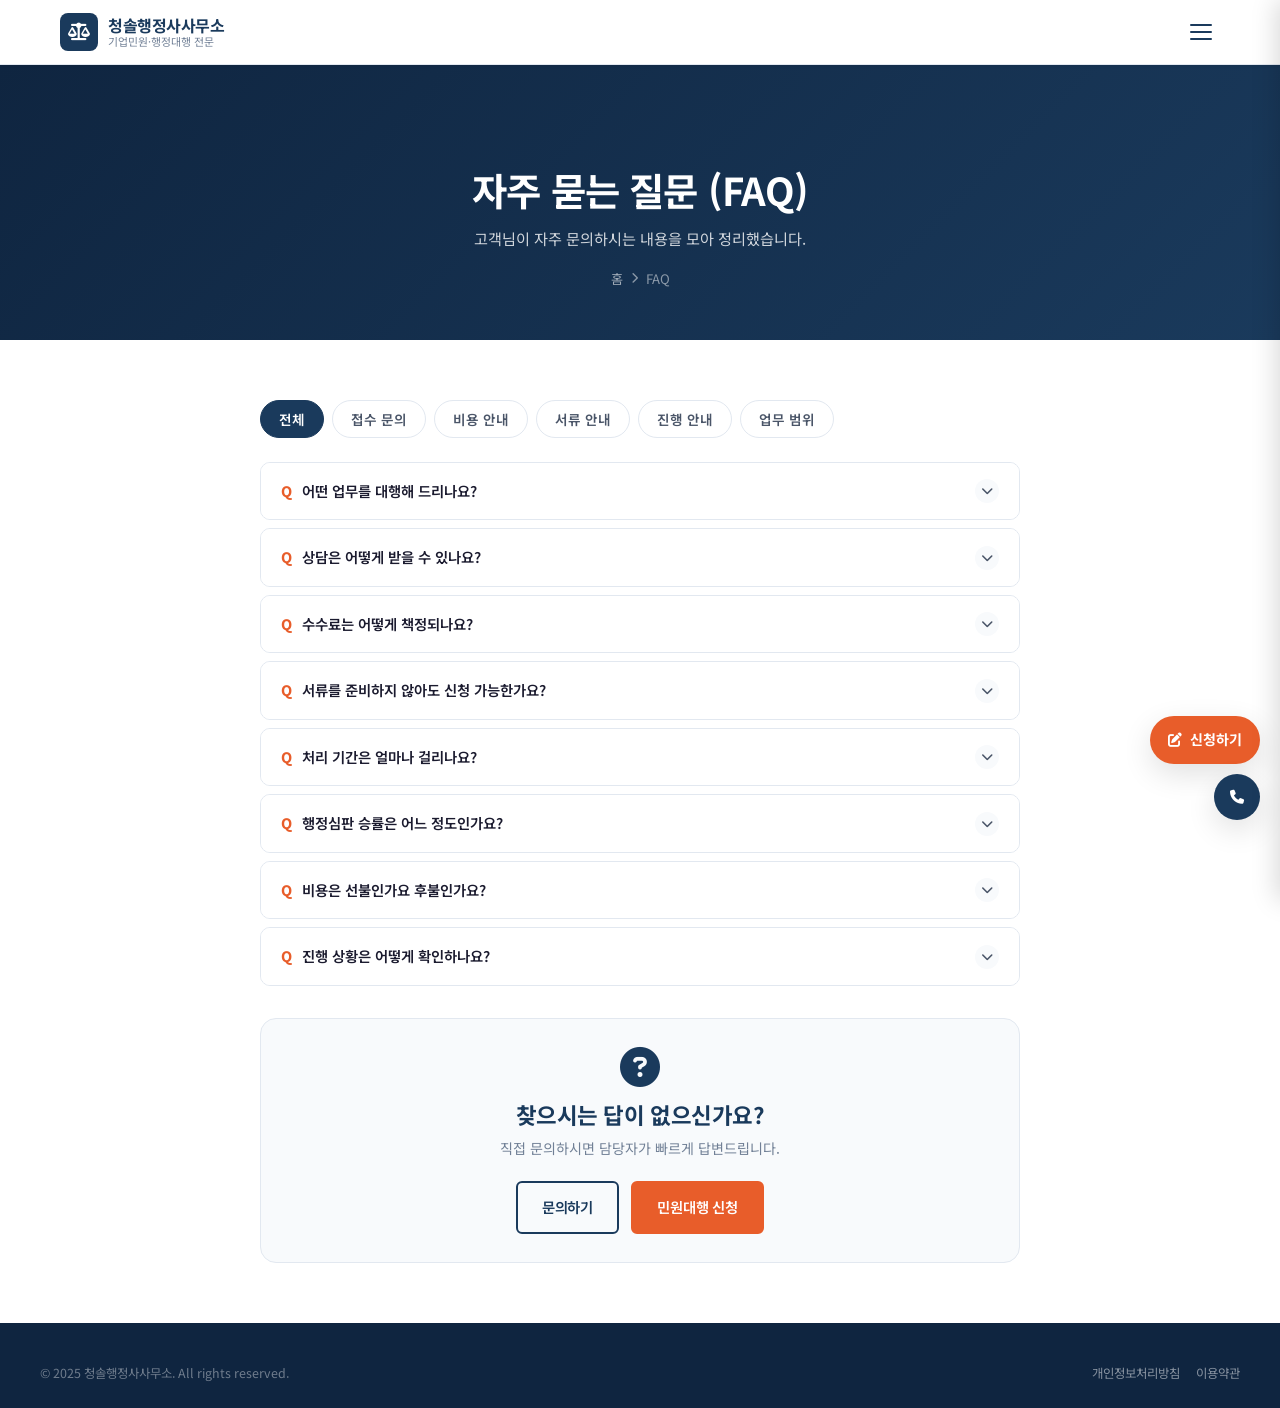
<file: faq.html>
<!DOCTYPE html>
<html lang="ko">
<head>
  <meta charset="UTF-8">
  <meta name="viewport" content="width=device-width, initial-scale=1.0, viewport-fit=cover">
  <title>자주 묻는 질문 | 청솔행정사사무소</title>
  <link rel="stylesheet" href="https://cdn.jsdelivr.net/npm/@fortawesome/fontawesome-free@6.4.0/css/all.min.css">
  <link href="https://fonts.googleapis.com/css2?family=Noto+Sans+KR:wght@300;400;500;700;900&display=swap" rel="stylesheet">
  <link rel="stylesheet" href="css/style.css">
  <style>
    *,*::before,*::after{box-sizing:border-box;margin:0;padding:0}body{font-family:'Noto Sans KR','Malgun Gothic',sans-serif;color:#1a1a2e;background:#fff;overflow-x:hidden}a{text-decoration:none;color:inherit}ul,ol{list-style:none}img{max-width:100%;height:auto;display:block}
    #header{position:fixed;top:0;left:0;right:0;z-index:1000;background:#fff;border-bottom:1px solid #e2e8f0;box-shadow:0 1px 3px rgba(0,0,0,.08)}.header-inner{display:flex;align-items:center;justify-content:space-between;height:64px;padding:0 20px;max-width:1200px;margin:0 auto}
    .logo{display:flex;align-items:center;gap:10px}.logo-icon{width:38px;height:38px;background:#1a3a5c;border-radius:8px;display:flex;align-items:center;justify-content:center;color:#fff;font-size:1.1rem;flex-shrink:0}.logo-name{font-size:1rem;font-weight:700;color:#1a3a5c}.logo-sub{font-size:.68rem;color:#718096}
    .main-nav{display:none}.header-cta{display:none}.nav-toggle{display:flex;flex-direction:column;gap:5px;padding:8px;cursor:pointer;border:none;background:none}.nav-toggle span{display:block;width:22px;height:2px;background:#1a3a5c;border-radius:2px}
    /* mobile-menu 스타일은 style.css 드로어 스타일로 통합 */
    .container{width:100%;max-width:1200px;margin:0 auto;padding:0 20px}.section{padding:60px 0}.section-header{text-align:center;margin-bottom:40px}.section-header h2{color:#1a3a5c;margin-bottom:12px;font-size:clamp(1.3rem,3vw,2rem);font-weight:700}.section-line{width:48px;height:4px;background:#e85d2a;border-radius:2px;margin:12px auto 0}
    .page-hero{background:linear-gradient(135deg,#0f2540,#1a3a5c);padding:100px 20px 50px;text-align:center;color:#fff;margin-top:64px}.page-hero h1{color:#fff;font-size:clamp(1.6rem,4vw,2.4rem);margin-bottom:10px}.page-hero p{color:rgba(255,255,255,.8);font-size:.95rem}
    /* main-nav는 항상 숨김 - style.css에서 관리 */
    .faq-category-tabs { display: flex; gap: 8px; flex-wrap: wrap; margin-bottom: 24px; }
    .faq-tab { padding: 8px 18px; border-radius: 100px; font-size: 0.85rem; font-weight: 600; border: 1.5px solid var(--border); color: var(--text-mid); cursor: pointer; transition: var(--transition); background: white; }
    .faq-tab:hover, .faq-tab.active { background: var(--primary); color: white; border-color: var(--primary); }
  </style>

  <link rel="manifest" href="manifest.json">
  <meta name="theme-color" content="#1a3a5c">
  <meta name="apple-mobile-web-app-capable" content="yes">
  <meta name="apple-mobile-web-app-status-bar-style" content="default">
  <meta name="apple-mobile-web-app-title" content="청솔행정사">
</head>
<body>
<header id="header">
  <div class="header-inner">
    <a href="index.html" class="logo"><div class="logo-icon"><i class="fas fa-balance-scale"></i></div><div class="logo-text"><div class="logo-name">청솔행정사사무소</div><div class="logo-sub">기업민원·행정대행 전문</div></div></a>
    <button class="nav-toggle" id="navToggle" aria-label="메뉴 열기"><span></span><span></span><span></span></button>
  </div>
</header>
<div class="mobile-menu" id="mobileMenu">
  <ul>
    <li><a href="index.html"><i class="fas fa-home menu-icon"></i>홈</a></li>
    <li><a href="about.html"><i class="fas fa-user-tie menu-icon"></i>행정사 소개</a></li>
    <li><a href="services.html"><i class="fas fa-th-large menu-icon"></i>서비스 안내</a></li>
    <li><a href="apply.html"><i class="fas fa-edit menu-icon"></i>민원대행 신청</a></li>
    <li><a href="process.html"><i class="fas fa-tasks menu-icon"></i>진행절차</a></li>
    <li><a href="faq.html"><i class="fas fa-question-circle menu-icon"></i>FAQ</a></li>
    <li><a href="notice.html"><i class="fas fa-bullhorn menu-icon"></i>공지사항</a></li>
    <li><a href="contact.html"><i class="fas fa-phone menu-icon"></i>문의하기</a></li>
    <li><a href="admin.html"><i class="fas fa-lock menu-icon"></i>관리자</a></li>
  </ul>
  <a href="apply.html" class="mobile-menu-cta"><i class="fas fa-edit"></i> 민원대행 신청하기</a>
</div>

<section class="page-hero">
  <h1>자주 묻는 질문 (FAQ)</h1>
  <p>고객님이 자주 문의하시는 내용을 모아 정리했습니다.</p>
  <div class="breadcrumb"><a href="index.html">홈</a><i class="fas fa-chevron-right"></i><span>FAQ</span></div>
</section>

<section class="section">
  <div class="container" style="max-width:800px;">
    <!-- 카테고리 탭 -->
    <div class="faq-category-tabs" id="faqTabs">
      <button class="faq-tab active" onclick="filterFaq('전체', this)">전체</button>
      <button class="faq-tab" onclick="filterFaq('접수문의', this)">접수 문의</button>
      <button class="faq-tab" onclick="filterFaq('비용안내', this)">비용 안내</button>
      <button class="faq-tab" onclick="filterFaq('서류안내', this)">서류 안내</button>
      <button class="faq-tab" onclick="filterFaq('진행안내', this)">진행 안내</button>
      <button class="faq-tab" onclick="filterFaq('업무범위', this)">업무 범위</button>
    </div>

    <div id="faqFullList" class="faq-list">
      <!-- JS 렌더링 -->
    </div>

    <!-- 문의 유도 -->
    <div style="background:var(--bg-light);border-radius:var(--radius-lg);padding:28px;text-align:center;margin-top:32px;border:1px solid var(--border);" class="anim">
      <i class="fas fa-question-circle" style="font-size:2.5rem;color:var(--primary);margin-bottom:12px;display:block;"></i>
      <h3 style="color:var(--primary);margin-bottom:8px;">찾으시는 답이 없으신가요?</h3>
      <p style="font-size:0.88rem;color:var(--text-light);margin-bottom:20px;">직접 문의하시면 담당자가 빠르게 답변드립니다.</p>
      <div style="display:flex;justify-content:center;gap:12px;flex-wrap:wrap;">
        <a href="contact.html" class="btn btn-outline">문의하기</a>
        <a href="apply.html" class="btn btn-primary">민원대행 신청</a>
      </div>
    </div>
  </div>
</section>

<footer id="footer">
  <div class="footer-inner">
    <div class="footer-bottom">
      <span>© 2025 청솔행정사사무소. All rights reserved.</span>
      <div class="footer-bottom-links"><a href="#">개인정보처리방침</a><a href="#">이용약관</a></div>
    </div>
  </div>
</footer>
<div class="floating-cta">
  <a href="apply.html" class="floating-cta-btn primary-btn"><i class="fas fa-edit"></i> 신청하기</a>
  <a href="tel:010-7128-8192" class="floating-cta-btn phone-btn"><i class="fas fa-phone"></i></a>
</div>

<script src="js/common.js"></script>
<script>
let allFaqs = [];
let currentFilter = '전체';

// API 실패 시 표시할 기본 FAQ
const FAQ_STATIC = [
  { question: '어떤 업무를 대행해 드리나요?', answer: '인허가·등록, 조달·입찰, 기업인증, 계약서·내용증명, 행정심판, 출입국·비자 등 6개 분야의 행정 업무를 전문적으로 대행합니다.', category: '업무범위' },
  { question: '상담은 어떻게 받을 수 있나요?', answer: '전화(010-7128-8192) 또는 온라인 신청서를 통해 접수하시면 영업일 기준 24시간 이내에 연락드립니다.', category: '접수문의' },
  { question: '수수료는 어떻게 책정되나요?', answer: '업무 유형과 난이도에 따라 달라집니다. 초기 상담 후 정확한 견적을 안내해 드립니다.', category: '비용' },
  { question: '서류를 준비하지 않아도 신청 가능한가요?', answer: '네, 우선 신청서를 제출해 주시면 담당자가 필요 서류 목록을 안내드립니다.', category: '서류' },
  { question: '처리 기간은 얼마나 걸리나요?', answer: '업무 종류에 따라 다르며, 표준 인허가는 2~4주, 단순 서류 작성은 2~3일 내 처리 가능합니다.', category: '진행' },
  { question: '행정심판 승률은 어느 정도인가요?', answer: '사안에 따라 다르나, 오랜 공직 경험을 바탕으로 행정기관의 처리 방식과 심판 기준을 잘 이해하고 있어 유리한 결과를 위해 최선을 다합니다.', category: '업무범위' },
  { question: '비용은 선불인가요 후불인가요?', answer: '업무 착수 전 일부 착수금을 받고, 완료 후 잔금 정산하는 방식이 일반적입니다. 업무별로 협의 가능합니다.', category: '비용' },
  { question: '진행 상황은 어떻게 확인하나요?', answer: '담당자가 진행 단계마다 전화 또는 이메일로 안내드립니다. 문의가 필요하시면 언제든 연락해 주세요.', category: '진행' }
];

async function loadFaqs() {
  const container = document.getElementById('faqFullList');
  try {
    const data = await API.get('faqs', { limit: 100, sort: 'sort_order' });
    allFaqs = (data.data && data.data.length > 0) ? data.data : FAQ_STATIC;
    renderFaqs(allFaqs);
  } catch(e) {
    // API 실패 시 정적 FAQ 표시
    allFaqs = FAQ_STATIC;
    renderFaqs(allFaqs);
  }
}

function renderFaqs(faqs) {
  const container = document.getElementById('faqFullList');
  if (!faqs.length) {
    container.innerHTML = '<p style="text-align:center;color:var(--text-light);padding:32px;">해당 카테고리의 FAQ가 없습니다.</p>';
    return;
  }
  container.innerHTML = faqs.map(f => `
    <div class="faq-item">
      <div class="faq-question">
        <span class="faq-q-text">${f.question}</span>
        <span class="faq-toggle"><i class="fas fa-chevron-down"></i></span>
      </div>
      <div class="faq-answer">${f.answer}</div>
    </div>
  `).join('');
  initFaq();
}

function filterFaq(cat, btn) {
  currentFilter = cat;
  document.querySelectorAll('.faq-tab').forEach(t => t.classList.remove('active'));
  btn.classList.add('active');
  if (cat === '전체') {
    renderFaqs(allFaqs);
  } else {
    renderFaqs(allFaqs.filter(f => f.category === cat));
  }
}

document.addEventListener('DOMContentLoaded', loadFaqs);
</script>
</body>
</html>
</file>
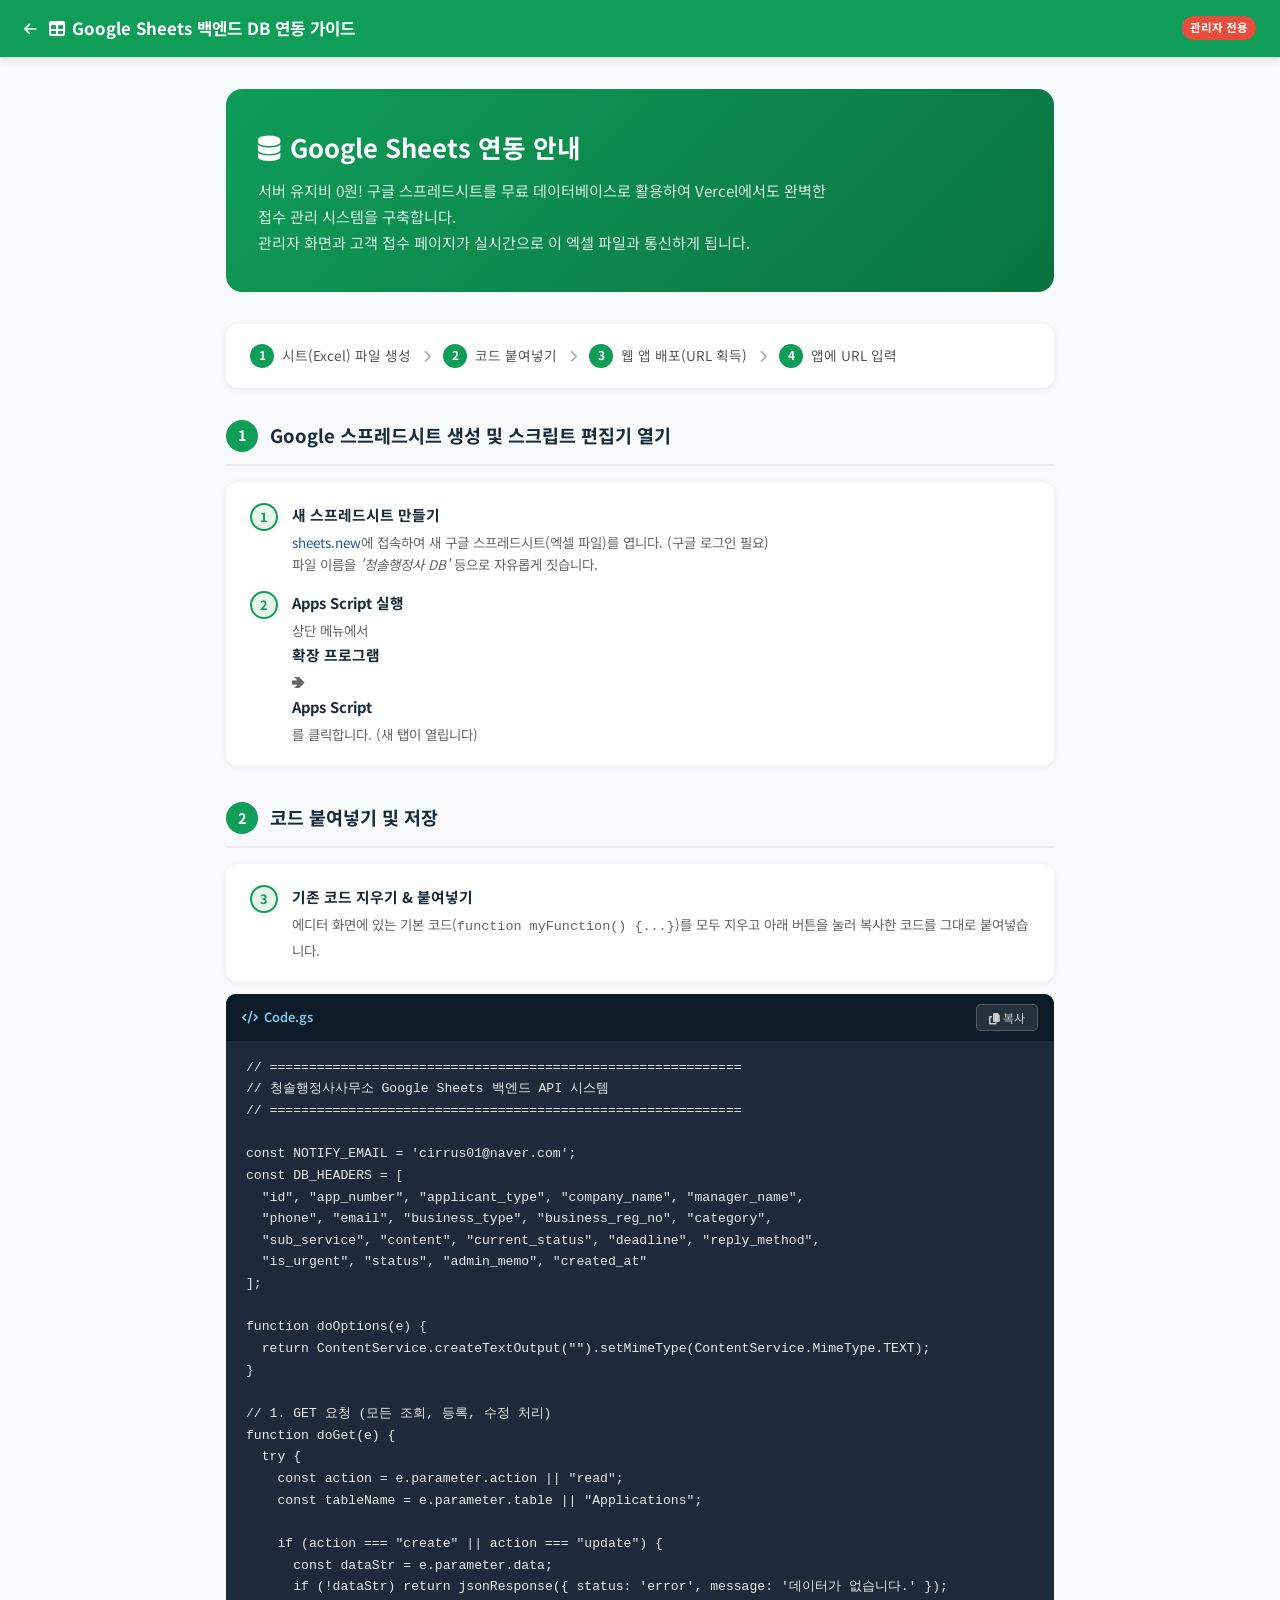
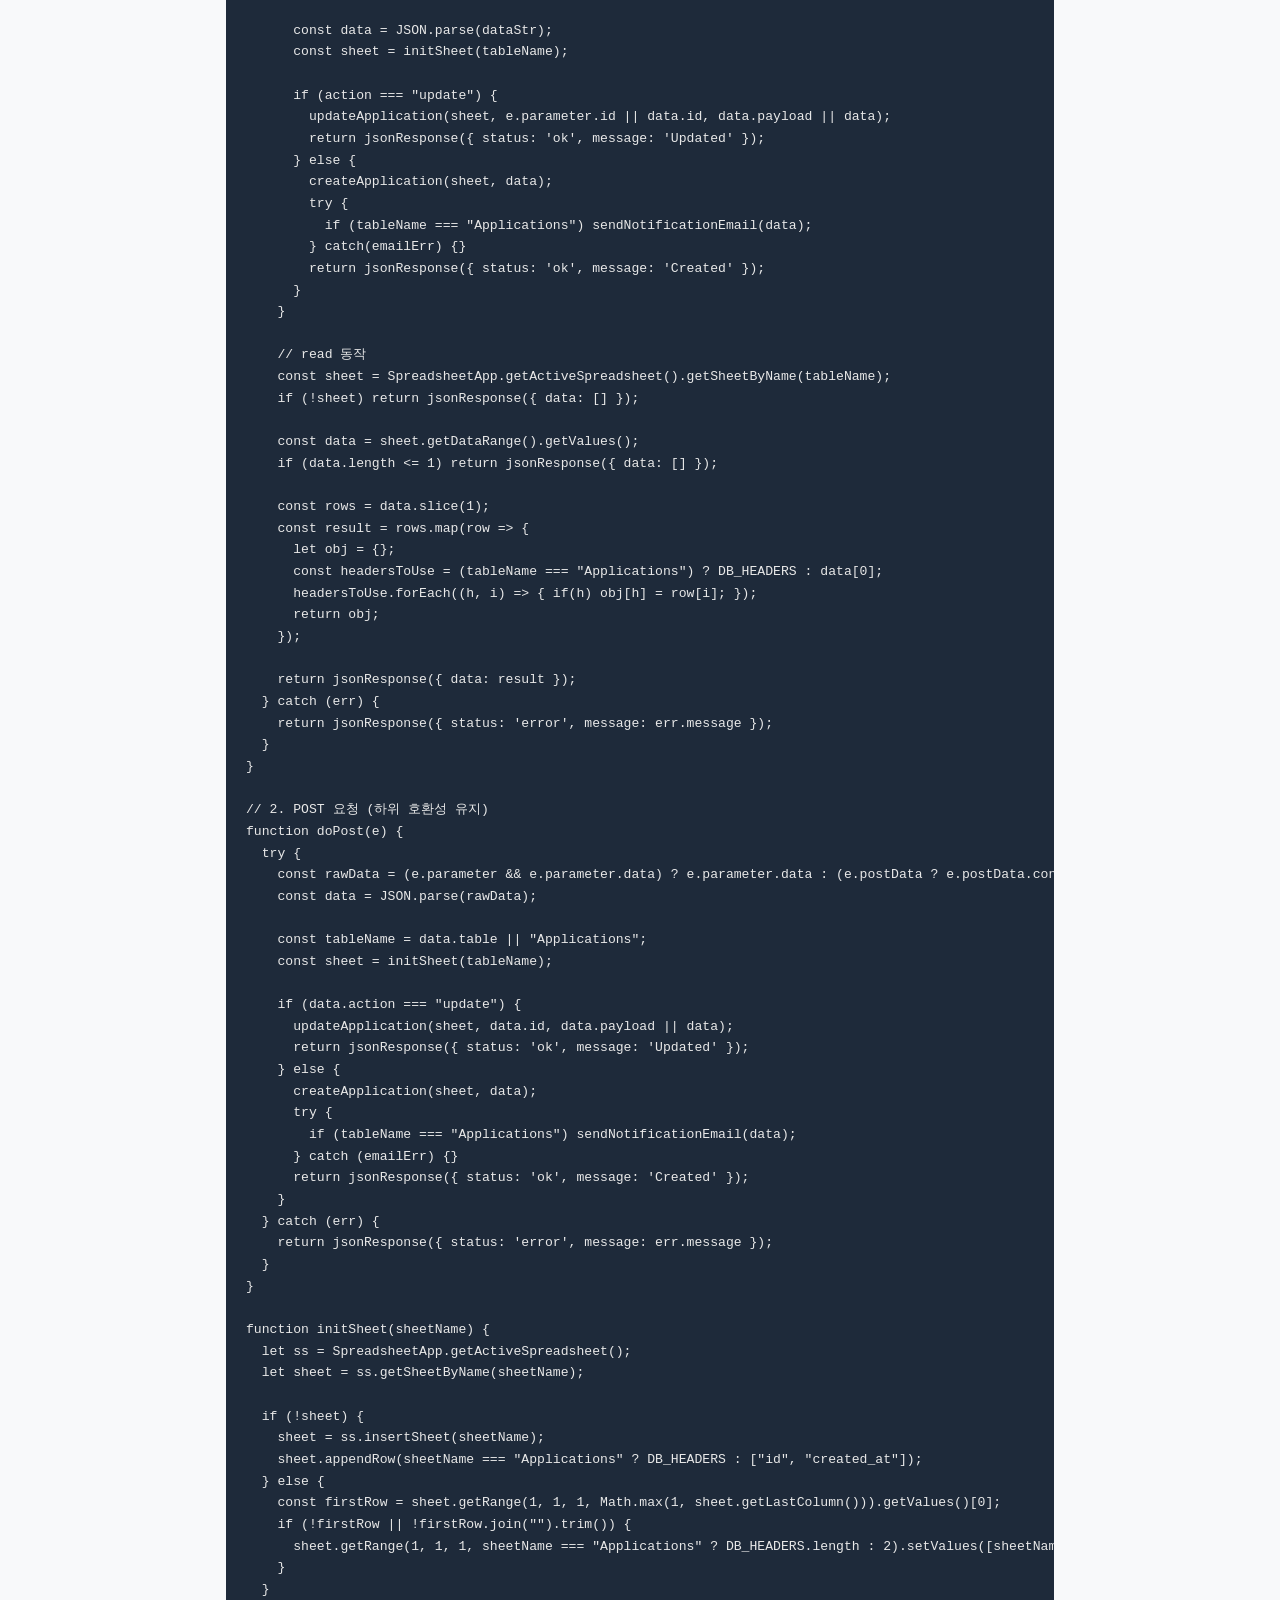
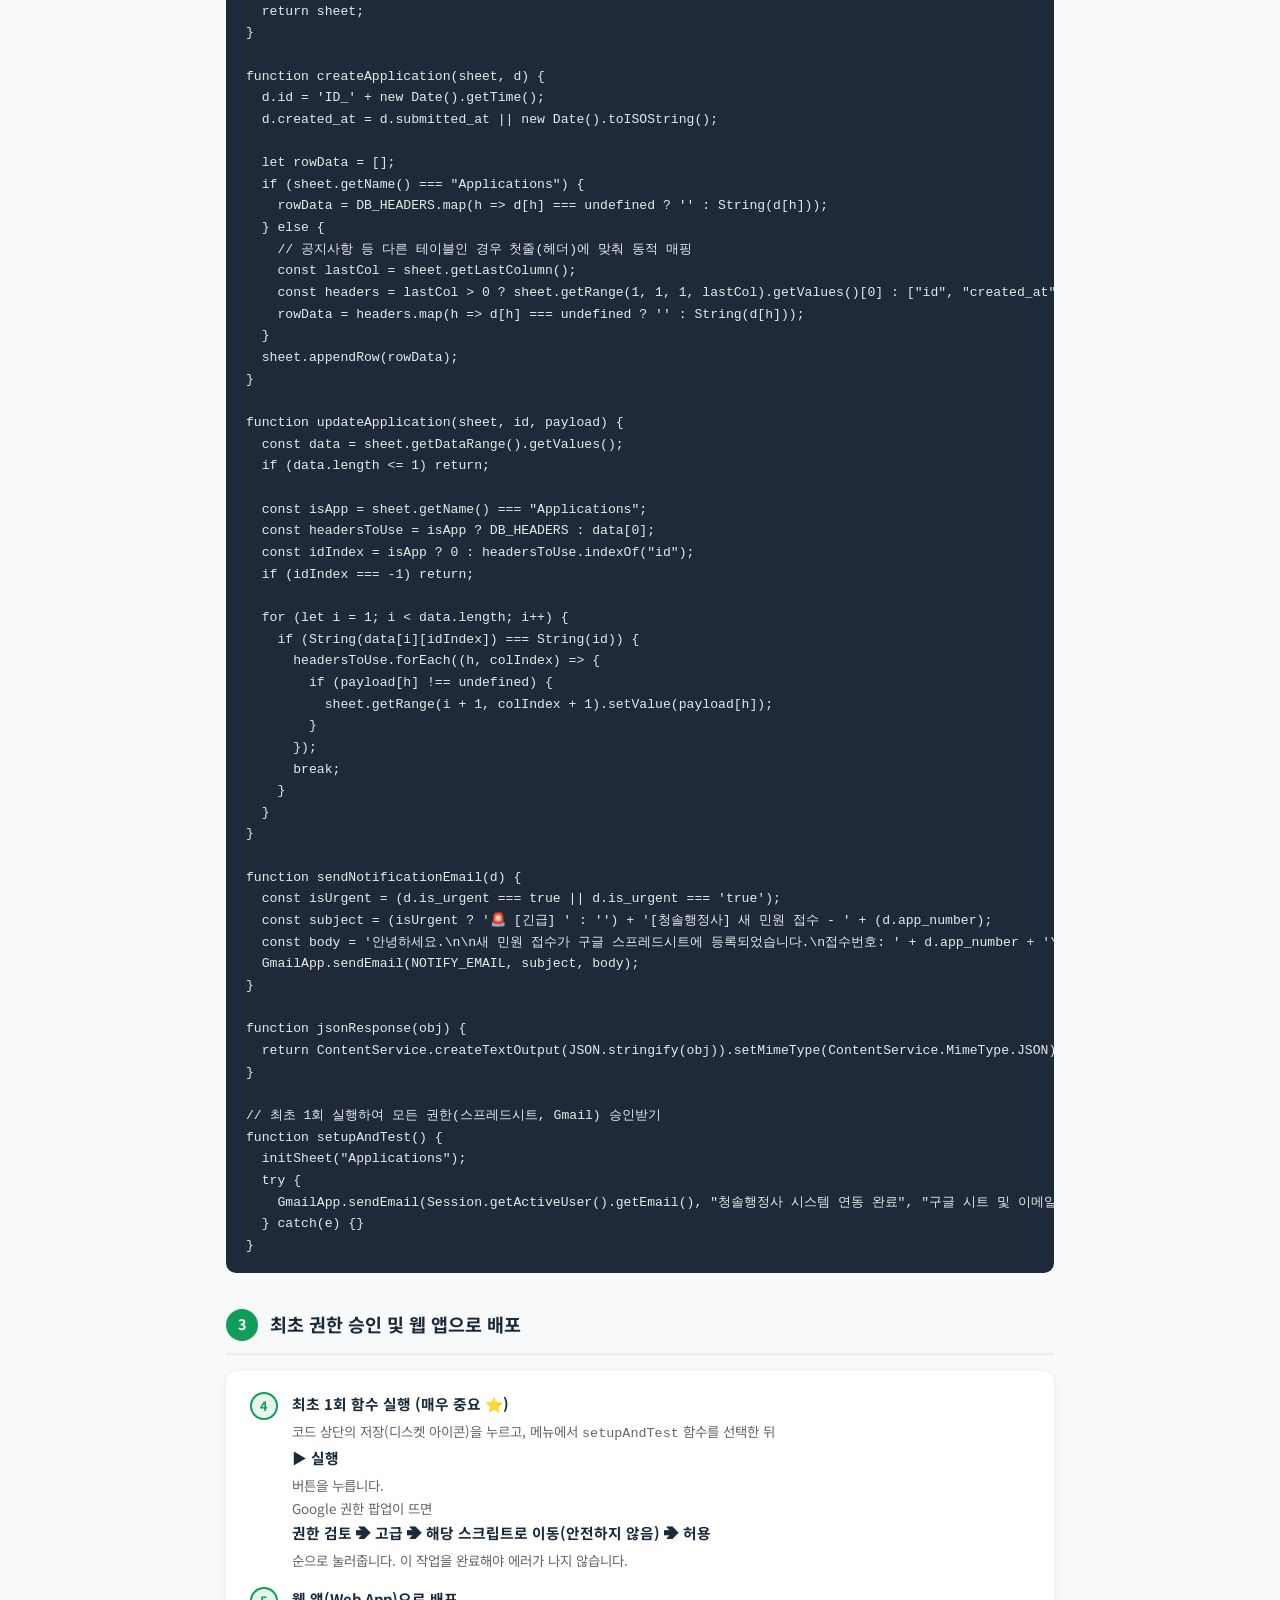
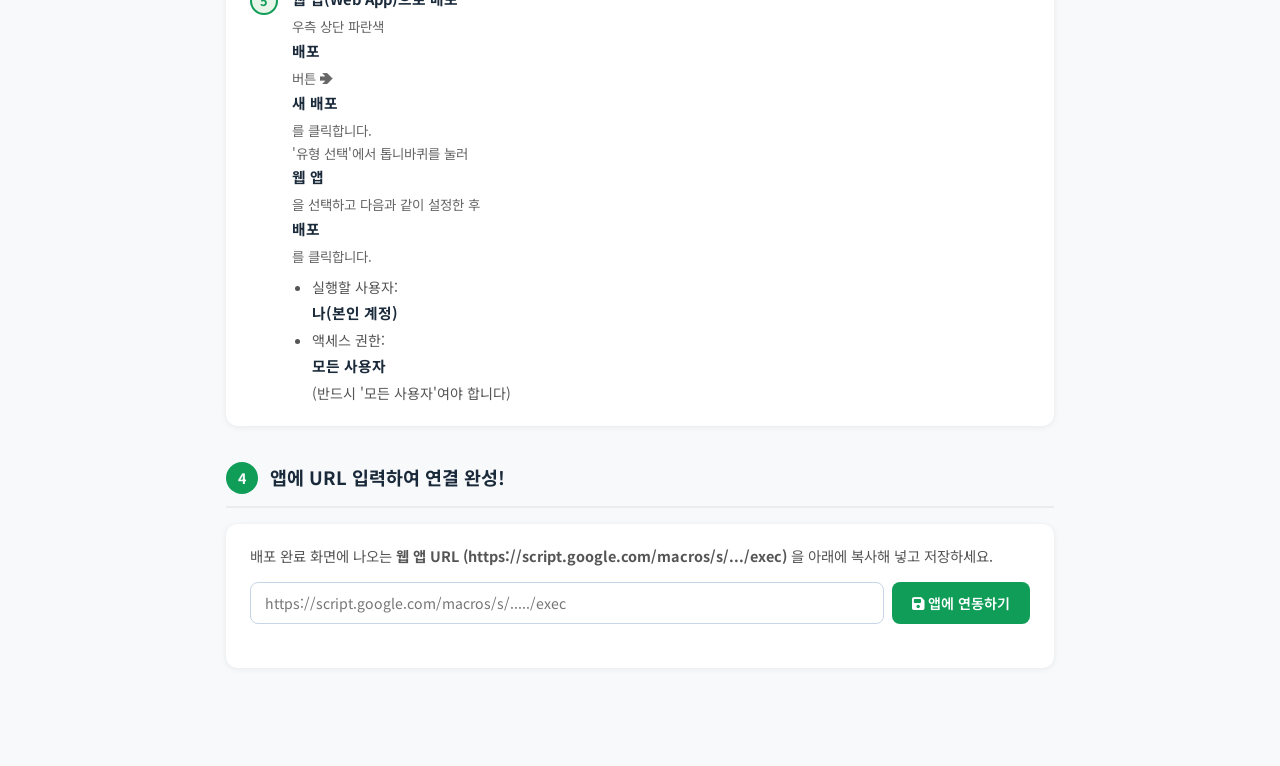
<file: gas-setup.html>
<!DOCTYPE html>
<html lang="ko">
<head>
  <meta charset="UTF-8">
  <meta name="viewport" content="width=device-width, initial-scale=1.0, viewport-fit=cover">
  <title>Google Sheets DB 설정 가이드 | 청솔행정사사무소</title>
  <link rel="stylesheet" href="https://cdn.jsdelivr.net/npm/@fortawesome/fontawesome-free@6.4.0/css/all.min.css">
  <link href="https://fonts.googleapis.com/css2?family=Noto+Sans+KR:wght@300;400;500;700&display=swap" rel="stylesheet">
  <style>
    *, *::before, *::after { box-sizing: border-box; margin: 0; padding: 0; }
    body { font-family: 'Noto Sans KR', sans-serif; background: #f8f9fa; color: #333; line-height: 1.7; }
    a { color: #1a56a0; text-decoration: none; }
    a:hover { text-decoration: underline; }

    .topbar {
      background: #0f9d58; color: white; padding: 14px 24px;
      display: flex; align-items: center; gap: 12px;
      position: sticky; top: 0; z-index: 100;
      box-shadow: 0 2px 8px rgba(0,0,0,0.15);
    }
    .topbar a { color: white; font-size: 0.9rem; opacity: 0.85; }
    .topbar a:hover { opacity: 1; text-decoration: none; }
    .topbar .title { font-size: 1.05rem; font-weight: 700; flex: 1; }
    .topbar .badge { background: #e74c3c; color: white; font-size: 0.72rem; font-weight: 700; padding: 2px 8px; border-radius: 20px; }

    .page-wrap { max-width: 860px; margin: 0 auto; padding: 32px 16px 64px; }

    .hero {
      background: linear-gradient(135deg, #0f9d58 0%, #0a7340 100%);
      color: white; border-radius: 16px; padding: 36px 32px; margin-bottom: 32px;
    }
    .hero h1 { font-size: 1.6rem; font-weight: 700; margin-bottom: 10px; }
    .hero p { font-size: 0.95rem; opacity: 0.85; max-width: 580px; }
    .hero .target-email {
      display: inline-flex; align-items: center; gap: 8px;
      background: rgba(255,255,255,0.15); border: 1px solid rgba(255,255,255,0.3);
      border-radius: 8px; padding: 8px 16px; margin-top: 16px;
      font-size: 0.95rem; font-weight: 600;
    }

    .flow-overview {
      display: flex; align-items: center; flex-wrap: wrap; gap: 8px;
      background: white; border-radius: 12px; padding: 20px 24px;
      margin-bottom: 32px; box-shadow: 0 1px 6px rgba(0,0,0,0.07);
    }
    .flow-item { display: flex; align-items: center; gap: 8px; font-size: 0.85rem; color: #555; }
    .flow-item .num {
      width: 24px; height: 24px; background: #0f9d58; color: white;
      border-radius: 50%; display: flex; align-items: center; justify-content: center;
      font-size: 0.75rem; font-weight: 700; flex-shrink: 0;
    }
    .flow-arrow { color: #aaa; font-size: 0.8rem; margin: 0 4px; }

    .section { margin-bottom: 36px; }
    .section-header {
      display: flex; align-items: center; gap: 12px;
      margin-bottom: 16px; padding-bottom: 12px; border-bottom: 2px solid #e8edf2;
    }
    .section-num {
      width: 32px; height: 32px; background: #0f9d58; color: white;
      border-radius: 50%; display: flex; align-items: center; justify-content: center;
      font-size: 0.9rem; font-weight: 700; flex-shrink: 0;
    }
    .section-header h2 { font-size: 1.15rem; font-weight: 700; color: #1a2a3a; }

    .card { background: white; border-radius: 12px; padding: 20px 24px; box-shadow: 0 1px 6px rgba(0,0,0,0.07); margin-bottom: 12px; }
    .card h3 { font-size: 0.95rem; font-weight: 700; color: #0f9d58; margin-bottom: 10px; display: flex; align-items: center; gap: 8px; }

    .code-wrap { background: #1e2a3a; border-radius: 10px; overflow: hidden; margin: 12px 0; }
    .code-header {
      background: #0d1a27; padding: 10px 16px;
      display: flex; align-items: center; justify-content: space-between;
    }
    .code-header span { color: #7ec8e3; font-size: 0.8rem; font-weight: 600; }
    .copy-btn {
      background: rgba(255,255,255,0.1); border: 1px solid rgba(255,255,255,0.2);
      color: #ccc; padding: 4px 12px; border-radius: 5px; font-size: 0.75rem;
      cursor: pointer; font-family: inherit; transition: background 0.2s;
    }
    .copy-btn:hover { background: rgba(255,255,255,0.2); color: white; }
    .copy-btn.copied { background: #27ae60; color: white; border-color: #27ae60; }
    pre {
      padding: 16px 20px; overflow-x: auto;
      font-family: 'Courier New', Consolas, monospace;
      font-size: 0.82rem; line-height: 1.65; color: #e8e8e8;
    }

    .step-list { display: flex; flex-direction: column; gap: 14px; }
    .step-item { display: flex; gap: 14px; align-items: flex-start; }
    .step-dot {
      width: 28px; height: 28px; background: #e8f5e9; border: 2px solid #0f9d58;
      border-radius: 50%; display: flex; align-items: center; justify-content: center;
      font-size: 0.8rem; font-weight: 700; color: #0f9d58; flex-shrink: 0; margin-top: 1px;
    }
    .step-body { flex: 1; }
    .step-body strong { display: block; font-size: 0.92rem; color: #1a2a3a; margin-bottom: 4px; }
    .step-body p { font-size: 0.84rem; color: #666; }

    .alert {
      border-radius: 10px; padding: 14px 18px;
      display: flex; gap: 12px; align-items: flex-start;
      font-size: 0.85rem; margin: 12px 0;
    }
    .alert-info { background: #e8f4fd; border-left: 4px solid #1a56a0; color: #1a3a5c; }
    .alert-warn { background: #fff8e1; border-left: 4px solid #f59e0b; color: #7c5000; }
    .alert i { margin-top: 2px; flex-shrink: 0; }

    .url-input-group { display: flex; gap: 8px; margin-top: 10px; flex-wrap: wrap; }
    .url-input-group input {
      flex: 1; min-width: 0; border: 1.5px solid #c8d5e8; border-radius: 8px;
      padding: 10px 14px; font-size: 0.88rem; font-family: inherit;
      outline: none; transition: border 0.2s;
    }
    .url-input-group input:focus { border-color: #0f9d58; }
    .url-input-group button {
      background: #0f9d58; color: white; border: none; border-radius: 8px;
      padding: 10px 20px; font-size: 0.88rem; font-weight: 600; cursor: pointer;
      font-family: inherit; transition: background 0.2s; white-space: nowrap;
    }
    .url-input-group button:hover { background: #0a7340; }
    .url-save-msg { font-size: 0.8rem; margin-top: 6px; height: 18px; }
    .url-save-msg.ok { color: #27ae60; }
    .url-save-msg.err { color: #e74c3c; }

    .tag { display: inline-block; background: #e8f5e9; color: #0f9d58; border-radius: 5px; padding: 2px 8px; font-size: 0.78rem; font-weight: 600; }
  </style>
</head>
<body>

<div class="topbar">
  <a href="index.html"><i class="fas fa-arrow-left"></i></a>
  <div class="title"><i class="fas fa-table" style="margin-right:6px;"></i>Google Sheets 백엔드 DB 연동 가이드</div>
  <span class="badge">관리자 전용</span>
</div>

<div class="page-wrap">
  <div class="hero">
    <h1><i class="fas fa-database" style="margin-right:10px;"></i>Google Sheets 연동 안내</h1>
    <p>서버 유지비 0원! 구글 스프레드시트를 무료 데이터베이스로 활용하여 Vercel에서도 완벽한 접수 관리 시스템을 구축합니다.<br>관리자 화면과 고객 접수 페이지가 실시간으로 이 엑셀 파일과 통신하게 됩니다.</p>
  </div>

  <div class="flow-overview">
    <div class="flow-item"><div class="num">1</div> 시트(Excel) 파일 생성</div>
    <div class="flow-arrow"><i class="fas fa-chevron-right"></i></div>
    <div class="flow-item"><div class="num">2</div> 코드 붙여넣기</div>
    <div class="flow-arrow"><i class="fas fa-chevron-right"></i></div>
    <div class="flow-item"><div class="num">3</div> 웹 앱 배포(URL 획득)</div>
    <div class="flow-arrow"><i class="fas fa-chevron-right"></i></div>
    <div class="flow-item"><div class="num">4</div> 앱에 URL 입력</div>
  </div>

  <div class="section">
    <div class="section-header">
      <div class="section-num">1</div>
      <h2>Google 스프레드시트 생성 및 스크립트 편집기 열기</h2>
    </div>
    <div class="card">
      <div class="step-list">
        <div class="step-item">
          <div class="step-dot">1</div>
          <div class="step-body">
            <strong>새 스프레드시트 만들기</strong>
            <p><a href="https://sheets.new" target="_blank">sheets.new</a>에 접속하여 새 구글 스프레드시트(엑셀 파일)를 엽니다. (구글 로그인 필요)</p>
            <p>파일 이름을 <em>'청솔행정사 DB'</em> 등으로 자유롭게 짓습니다.</p>
          </div>
        </div>
        <div class="step-item">
          <div class="step-dot">2</div>
          <div class="step-body">
            <strong>Apps Script 실행</strong>
            <p>상단 메뉴에서 <strong>확장 프로그램</strong> ➔ <strong>Apps Script</strong>를 클릭합니다. (새 탭이 열립니다)</p>
          </div>
        </div>
      </div>
    </div>
  </div>

  <div class="section">
    <div class="section-header">
      <div class="section-num">2</div>
      <h2>코드 붙여넣기 및 저장</h2>
    </div>
    <div class="card">
      <div class="step-list">
        <div class="step-item">
          <div class="step-dot">3</div>
          <div class="step-body">
            <strong>기존 코드 지우기 & 붙여넣기</strong>
            <p>에디터 화면에 있는 기본 코드(<code>function myFunction() {...}</code>)를 모두 지우고 아래 버튼을 눌러 복사한 코드를 그대로 붙여넣습니다.</p>
          </div>
        </div>
      </div>
    </div>
    
    <div class="code-wrap">
      <div class="code-header">
        <span><i class="fas fa-code" style="margin-right:6px;"></i>Code.gs</span>
        <button class="copy-btn" id="copyBtn" onclick="copyCode()"><i class="fas fa-copy"></i> 복사</button>
      </div>
      <pre id="gasCode">// ============================================================
// 청솔행정사사무소 Google Sheets 백엔드 API 시스템
// ============================================================

const NOTIFY_EMAIL = 'cirrus01@naver.com';
const DB_HEADERS = [
  "id", "app_number", "applicant_type", "company_name", "manager_name", 
  "phone", "email", "business_type", "business_reg_no", "category", 
  "sub_service", "content", "current_status", "deadline", "reply_method", 
  "is_urgent", "status", "admin_memo", "created_at"
];

function doOptions(e) {
  return ContentService.createTextOutput("").setMimeType(ContentService.MimeType.TEXT);
}

// 1. GET 요청 (모든 조회, 등록, 수정 처리)
function doGet(e) {
  try {
    const action = e.parameter.action || "read";
    const tableName = e.parameter.table || "Applications";
    
    if (action === "create" || action === "update") {
      const dataStr = e.parameter.data;
      if (!dataStr) return jsonResponse({ status: 'error', message: '데이터가 없습니다.' });
      
      const data = JSON.parse(dataStr);
      const sheet = initSheet(tableName);
      
      if (action === "update") {
        updateApplication(sheet, e.parameter.id || data.id, data.payload || data);
        return jsonResponse({ status: 'ok', message: 'Updated' });
      } else {
        createApplication(sheet, data);
        try {
          if (tableName === "Applications") sendNotificationEmail(data);
        } catch(emailErr) {}
        return jsonResponse({ status: 'ok', message: 'Created' });
      }
    }
    
    // read 동작
    const sheet = SpreadsheetApp.getActiveSpreadsheet().getSheetByName(tableName);
    if (!sheet) return jsonResponse({ data: [] });
    
    const data = sheet.getDataRange().getValues();
    if (data.length <= 1) return jsonResponse({ data: [] });
    
    const rows = data.slice(1);
    const result = rows.map(row => {
      let obj = {};
      const headersToUse = (tableName === "Applications") ? DB_HEADERS : data[0];
      headersToUse.forEach((h, i) => { if(h) obj[h] = row[i]; });
      return obj;
    });
    
    return jsonResponse({ data: result });
  } catch (err) {
    return jsonResponse({ status: 'error', message: err.message });
  }
}

// 2. POST 요청 (하위 호환성 유지)
function doPost(e) {
  try {
    const rawData = (e.parameter && e.parameter.data) ? e.parameter.data : (e.postData ? e.postData.contents : "{}");
    const data = JSON.parse(rawData);
    
    const tableName = data.table || "Applications";
    const sheet = initSheet(tableName);
    
    if (data.action === "update") {
      updateApplication(sheet, data.id, data.payload || data);
      return jsonResponse({ status: 'ok', message: 'Updated' });
    } else {
      createApplication(sheet, data);
      try {
        if (tableName === "Applications") sendNotificationEmail(data);
      } catch (emailErr) {}
      return jsonResponse({ status: 'ok', message: 'Created' });
    }
  } catch (err) {
    return jsonResponse({ status: 'error', message: err.message });
  }
}

function initSheet(sheetName) {
  let ss = SpreadsheetApp.getActiveSpreadsheet();
  let sheet = ss.getSheetByName(sheetName);
  
  if (!sheet) {
    sheet = ss.insertSheet(sheetName);
    sheet.appendRow(sheetName === "Applications" ? DB_HEADERS : ["id", "created_at"]);
  } else {
    const firstRow = sheet.getRange(1, 1, 1, Math.max(1, sheet.getLastColumn())).getValues()[0];
    if (!firstRow || !firstRow.join("").trim()) {
      sheet.getRange(1, 1, 1, sheetName === "Applications" ? DB_HEADERS.length : 2).setValues([sheetName === "Applications" ? DB_HEADERS : ["id", "created_at"]]);
    }
  }
  return sheet;
}

function createApplication(sheet, d) {
  d.id = 'ID_' + new Date().getTime();
  d.created_at = d.submitted_at || new Date().toISOString();
  
  let rowData = [];
  if (sheet.getName() === "Applications") {
    rowData = DB_HEADERS.map(h => d[h] === undefined ? '' : String(d[h]));
  } else {
    // 공지사항 등 다른 테이블인 경우 첫줄(헤더)에 맞춰 동적 매핑
    const lastCol = sheet.getLastColumn();
    const headers = lastCol > 0 ? sheet.getRange(1, 1, 1, lastCol).getValues()[0] : ["id", "created_at"];
    rowData = headers.map(h => d[h] === undefined ? '' : String(d[h]));
  }
  sheet.appendRow(rowData);
}

function updateApplication(sheet, id, payload) {
  const data = sheet.getDataRange().getValues();
  if (data.length <= 1) return;
  
  const isApp = sheet.getName() === "Applications";
  const headersToUse = isApp ? DB_HEADERS : data[0];
  const idIndex = isApp ? 0 : headersToUse.indexOf("id");
  if (idIndex === -1) return;
  
  for (let i = 1; i < data.length; i++) {
    if (String(data[i][idIndex]) === String(id)) {
      headersToUse.forEach((h, colIndex) => {
        if (payload[h] !== undefined) {
          sheet.getRange(i + 1, colIndex + 1).setValue(payload[h]);
        }
      });
      break;
    }
  }
}

function sendNotificationEmail(d) {
  const isUrgent = (d.is_urgent === true || d.is_urgent === 'true');
  const subject = (isUrgent ? '🚨 [긴급] ' : '') + '[청솔행정사] 새 민원 접수 - ' + (d.app_number);
  const body = '안녕하세요.\n\n새 민원 접수가 구글 스프레드시트에 등록되었습니다.\n접수번호: ' + d.app_number + '\n회사명: ' + d.company_name + '\n연락처: ' + d.phone;
  GmailApp.sendEmail(NOTIFY_EMAIL, subject, body);
}

function jsonResponse(obj) {
  return ContentService.createTextOutput(JSON.stringify(obj)).setMimeType(ContentService.MimeType.JSON);
}

// 최초 1회 실행하여 모든 권한(스프레드시트, Gmail) 승인받기
function setupAndTest() {
  initSheet("Applications");
  try {
    GmailApp.sendEmail(Session.getActiveUser().getEmail(), "청솔행정사 시스템 연동 완료", "구글 시트 및 이메일 알림 권한이 성공적으로 승인되었습니다.");
  } catch(e) {}
}</pre>
    </div>
  </div>

  <div class="section">
    <div class="section-header">
      <div class="section-num">3</div>
      <h2>최초 권한 승인 및 웹 앱으로 배포</h2>
    </div>
    <div class="card">
      <div class="step-list">
        <div class="step-item">
          <div class="step-dot">4</div>
          <div class="step-body">
            <strong>최초 1회 함수 실행 (매우 중요 ⭐️)</strong>
            <p>코드 상단의 저장(디스켓 아이콘)을 누르고, 메뉴에서 <code>setupAndTest</code> 함수를 선택한 뒤 <strong>▶ 실행</strong> 버튼을 누릅니다.</p>
            <p>Google 권한 팝업이 뜨면 <strong>권한 검토 ➔ 고급 ➔ 해당 스크립트로 이동(안전하지 않음) ➔ 허용</strong> 순으로 눌러줍니다. 이 작업을 완료해야 에러가 나지 않습니다.</p>
          </div>
        </div>
        <div class="step-item">
          <div class="step-dot">5</div>
          <div class="step-body">
            <strong>웹 앱(Web App)으로 배포</strong>
            <p>우측 상단 파란색 <strong>배포</strong> 버튼 ➔ <strong>새 배포</strong>를 클릭합니다.</p>
            <p>'유형 선택'에서 톱니바퀴를 눌러 <strong>웹 앱</strong>을 선택하고 다음과 같이 설정한 후 <strong>배포</strong>를 클릭합니다.</p>
            <ul style="margin-top:8px; margin-left:20px; font-size:0.88rem; color:#555;">
              <li>실행할 사용자: <strong>나(본인 계정)</strong></li>
              <li>액세스 권한: <strong>모든 사용자</strong> (반드시 '모든 사용자'여야 합니다)</li>
            </ul>
          </div>
        </div>
      </div>
    </div>
  </div>

  <div class="section">
    <div class="section-header">
      <div class="section-num">4</div>
      <h2>앱에 URL 입력하여 연결 완성!</h2>
    </div>
    <div class="card">
      <p style="font-size:0.9rem;color:#555;margin-bottom:14px;">
        배포 완료 화면에 나오는 <strong>웹 앱 URL (https://script.google.com/macros/s/.../exec)</strong> 을 아래에 복사해 넣고 저장하세요.
      </p>
      <div class="url-input-group">
        <input type="url" id="gasUrlInput" placeholder="https://script.google.com/macros/s/...../exec">
        <button onclick="saveGasUrl()"><i class="fas fa-save"></i> 앱에 연동하기</button>
      </div>
      <div class="url-save-msg" id="urlSaveMsg"></div>
    </div>
  </div>

</div>

<script>
document.addEventListener('DOMContentLoaded', () => {
  try {
    const saved = localStorage.getItem('cheongsol_gas_webhook_url');
    if (saved) document.getElementById('gasUrlInput').value = saved;
  } catch(e) {}
});

function saveGasUrl() {
  const url = document.getElementById('gasUrlInput').value.trim();
  if (!url || !url.startsWith('https://script.google.com/')) {
    showMsg('GAS 웹 앱 URL 형식이 올바르지 않습니다.', 'err'); return;
  }
  try {
    localStorage.setItem('cheongsol_gas_webhook_url', url);
    showMsg('✅ 성공적으로 연동되었습니다! 이제 실제 DB로 동작합니다.', 'ok');
  } catch(e) {
    showMsg('저장 실패: ' + e.message, 'err');
  }
}

function showMsg(text, type) {
  const el = document.getElementById('urlSaveMsg');
  el.textContent = text;
  el.className = 'url-save-msg ' + type;
}

function copyCode() {
  const el = document.getElementById('gasCode');
  navigator.clipboard.writeText(el.innerText || el.textContent).then(() => {
    const btn = document.getElementById('copyBtn');
    btn.innerHTML = '<i class="fas fa-check"></i> 복사됨!';
    btn.classList.add('copied');
    setTimeout(() => { btn.innerHTML = '<i class="fas fa-copy"></i> 복사'; btn.classList.remove('copied'); }, 2500);
  });
}
</script>
</body>
</html>
</file>
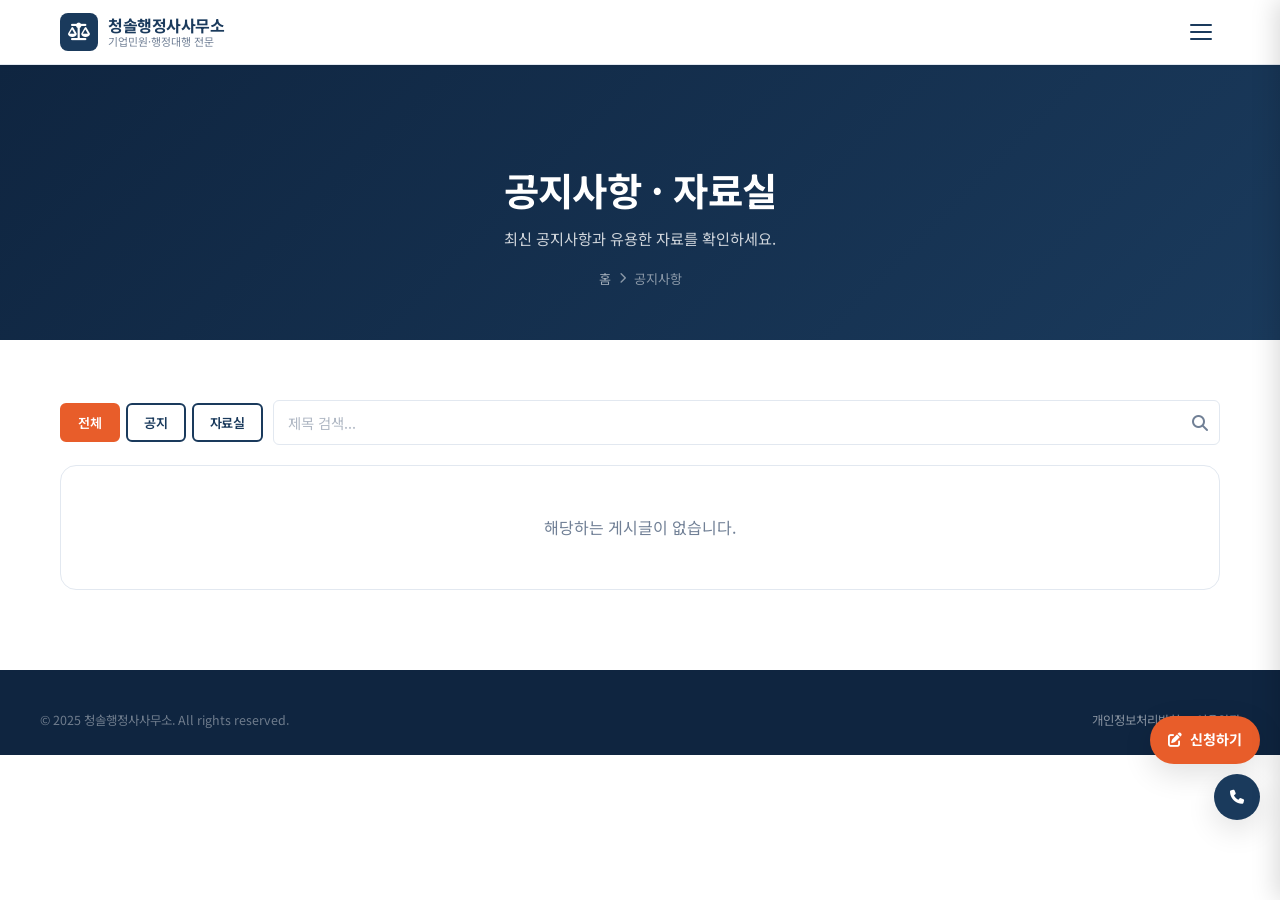
<file: notice.html>
<!DOCTYPE html>
<html lang="ko">
<head>
  <meta charset="UTF-8">
  <meta name="viewport" content="width=device-width, initial-scale=1.0, viewport-fit=cover">
  <title>공지사항 | 청솔행정사사무소</title>
  <link rel="stylesheet" href="https://cdn.jsdelivr.net/npm/@fortawesome/fontawesome-free@6.4.0/css/all.min.css">
  <link href="https://fonts.googleapis.com/css2?family=Noto+Sans+KR:wght@300;400;500;700;900&display=swap" rel="stylesheet">
  <link rel="stylesheet" href="css/style.css">
  <style>
    *,*::before,*::after{box-sizing:border-box;margin:0;padding:0}body{font-family:'Noto Sans KR','Malgun Gothic',sans-serif;color:#1a1a2e;background:#fff;overflow-x:hidden}a{text-decoration:none;color:inherit}ul,ol{list-style:none}img{max-width:100%;height:auto;display:block}
    #header{position:fixed;top:0;left:0;right:0;z-index:1000;background:#fff;border-bottom:1px solid #e2e8f0;box-shadow:0 1px 3px rgba(0,0,0,.08)}.header-inner{display:flex;align-items:center;justify-content:space-between;height:64px;padding:0 20px;max-width:1200px;margin:0 auto}
    .logo{display:flex;align-items:center;gap:10px}.logo-icon{width:38px;height:38px;background:#1a3a5c;border-radius:8px;display:flex;align-items:center;justify-content:center;color:#fff;font-size:1.1rem;flex-shrink:0}.logo-name{font-size:1rem;font-weight:700;color:#1a3a5c}.logo-sub{font-size:.68rem;color:#718096}
    .main-nav{display:none}.header-cta{display:none}.nav-toggle{display:flex;flex-direction:column;gap:5px;padding:8px;cursor:pointer;border:none;background:none}.nav-toggle span{display:block;width:22px;height:2px;background:#1a3a5c;border-radius:2px}
    /* mobile-menu 스타일은 style.css 드로어 스타일로 통합 */
    .container{width:100%;max-width:1200px;margin:0 auto;padding:0 20px}.section{padding:60px 0}.section-header{text-align:center;margin-bottom:40px}.section-header h2{color:#1a3a5c;margin-bottom:12px;font-size:clamp(1.3rem,3vw,2rem);font-weight:700}.section-line{width:48px;height:4px;background:#e85d2a;border-radius:2px;margin:12px auto 0}
    .page-hero{background:linear-gradient(135deg,#0f2540,#1a3a5c);padding:100px 20px 50px;text-align:center;color:#fff;margin-top:64px}.page-hero h1{color:#fff;font-size:clamp(1.6rem,4vw,2.4rem);margin-bottom:10px}.page-hero p{color:rgba(255,255,255,.8);font-size:.95rem}
    /* main-nav는 항상 숨김 - style.css에서 관리 */
  </style>

  <link rel="manifest" href="manifest.json">
  <meta name="theme-color" content="#1a3a5c">
  <meta name="apple-mobile-web-app-capable" content="yes">
  <meta name="apple-mobile-web-app-status-bar-style" content="default">
  <meta name="apple-mobile-web-app-title" content="청솔행정사">
</head>
<body>
<header id="header">
  <div class="header-inner">
    <a href="index.html" class="logo"><div class="logo-icon"><i class="fas fa-balance-scale"></i></div><div class="logo-text"><div class="logo-name">청솔행정사사무소</div><div class="logo-sub">기업민원·행정대행 전문</div></div></a>
    <button class="nav-toggle" id="navToggle" aria-label="메뉴 열기"><span></span><span></span><span></span></button>
  </div>
</header>
<div class="mobile-menu" id="mobileMenu">
  <ul>
    <li><a href="index.html"><i class="fas fa-home menu-icon"></i>홈</a></li>
    <li><a href="about.html"><i class="fas fa-user-tie menu-icon"></i>행정사 소개</a></li>
    <li><a href="services.html"><i class="fas fa-th-large menu-icon"></i>서비스 안내</a></li>
    <li><a href="apply.html"><i class="fas fa-edit menu-icon"></i>민원대행 신청</a></li>
    <li><a href="process.html"><i class="fas fa-tasks menu-icon"></i>진행절차</a></li>
    <li><a href="faq.html"><i class="fas fa-question-circle menu-icon"></i>FAQ</a></li>
    <li><a href="notice.html"><i class="fas fa-bullhorn menu-icon"></i>공지사항</a></li>
    <li><a href="contact.html"><i class="fas fa-phone menu-icon"></i>문의하기</a></li>
    <li><a href="admin.html"><i class="fas fa-lock menu-icon"></i>관리자</a></li>
  </ul>
  <a href="apply.html" class="mobile-menu-cta"><i class="fas fa-edit"></i> 민원대행 신청하기</a>
</div>

<section class="page-hero">
  <h1>공지사항 · 자료실</h1>
  <p>최신 공지사항과 유용한 자료를 확인하세요.</p>
  <div class="breadcrumb"><a href="index.html">홈</a><i class="fas fa-chevron-right"></i><span>공지사항</span></div>
</section>

<section class="section">
  <div class="container">
    <!-- 탭 및 검색 -->
    <div style="display:flex;flex-wrap:wrap;align-items:center;gap:10px;margin-bottom:20px;">
      <div style="display:flex;gap:6px;">
        <button class="btn btn-primary btn-sm" id="tabAll" onclick="filterNotice('all', this)">전체</button>
        <button class="btn btn-outline btn-sm" id="tabNotice" onclick="filterNotice('공지', this)">공지</button>
        <button class="btn btn-outline btn-sm" id="tabData" onclick="filterNotice('자료실', this)">자료실</button>
      </div>
      <div style="flex:1;min-width:180px;position:relative;">
        <input type="text" id="searchInput" class="form-control" placeholder="제목 검색..." style="padding-right:36px;" oninput="searchNotice(this.value)">
        <i class="fas fa-search" style="position:absolute;right:12px;top:50%;transform:translateY(-50%);color:var(--text-light);pointer-events:none;"></i>
      </div>
    </div>

    <!-- 공지사항 목록 -->
    <div class="card">
      <div id="noticeList">
        <!-- JS 렌더링 -->
      </div>
    </div>

    <!-- 페이지네이션 -->
    <div id="pagination" style="display:flex;justify-content:center;gap:6px;margin-top:20px;"></div>
  </div>
</section>

<!-- 공지 상세 모달 -->
<div class="modal-overlay" id="noticeModal">
  <div class="modal">
    <div class="modal-header">
      <h3 id="modalTitle"></h3>
      <button class="modal-close" onclick="closeModal('noticeModal')"><i class="fas fa-times"></i></button>
    </div>
    <div class="modal-body">
      <div style="display:flex;gap:10px;align-items:center;margin-bottom:16px;flex-wrap:wrap;">
        <span id="modalBadge"></span>
        <span style="font-size:0.82rem;color:var(--text-light);" id="modalMeta"></span>
      </div>
      <hr class="divider">
      <div id="modalContent" style="font-size:0.9rem;color:var(--text-mid);line-height:1.9;"></div>
      <div id="modalFile" style="margin-top:16px;"></div>
    </div>
  </div>
</div>

<footer id="footer">
  <div class="footer-inner">
    <div class="footer-bottom">
      <span>© 2025 청솔행정사사무소. All rights reserved.</span>
      <div class="footer-bottom-links"><a href="#">개인정보처리방침</a><a href="#">이용약관</a></div>
    </div>
  </div>
</footer>

<div class="floating-cta">
  <a href="apply.html" class="floating-cta-btn primary-btn"><i class="fas fa-edit"></i> 신청하기</a>
  <a href="tel:010-7128-8192" class="floating-cta-btn phone-btn" title="전화 문의"><i class="fas fa-phone"></i></a>
</div>

<script src="js/common.js"></script>
<script>
let allNotices = [];
let filteredNotices = [];
let currentPage = 1;
const pageSize = 8;
let currentTypeFilter = 'all';

async function loadNotices() {
  try {
    const data = await API.get('notices', { limit: 100 });
    allNotices = (data.data || []).sort((a,b) => (b.created_at||0) - (a.created_at||0));
    filteredNotices = [...allNotices];
    renderNotices();
  } catch(e) {
    document.getElementById('noticeList').innerHTML = '<p style="text-align:center;padding:40px;color:var(--text-light);">공지사항을 불러올 수 없습니다.</p>';
  }
}

function filterNotice(type, btn) {
  currentTypeFilter = type;
  currentPage = 1;
  document.querySelectorAll('#tabAll,#tabNotice,#tabData').forEach(b => {
    b.className = b === btn ? 'btn btn-primary btn-sm' : 'btn btn-outline btn-sm';
  });
  applyFilter();
}

function searchNotice(q) {
  currentPage = 1;
  applyFilter(q);
}

function applyFilter(searchQ) {
  const q = (searchQ || document.getElementById('searchInput').value).toLowerCase();
  filteredNotices = allNotices.filter(n => {
    const typeMatch = currentTypeFilter === 'all' || n.type === currentTypeFilter;
    const searchMatch = !q || n.title.toLowerCase().includes(q) || (n.content || '').toLowerCase().includes(q);
    return typeMatch && searchMatch;
  });
  renderNotices();
}

function renderNotices() {
  const list = document.getElementById('noticeList');
  const start = (currentPage - 1) * pageSize;
  const items = filteredNotices.slice(start, start + pageSize);

  if (!items.length) {
    list.innerHTML = '<p style="text-align:center;padding:48px;color:var(--text-light);">해당하는 게시글이 없습니다.</p>';
    document.getElementById('pagination').innerHTML = '';
    return;
  }

  list.innerHTML = items.map((n, i) => `
    <div onclick="openNoticeDetail('${n.id}')" style="display:flex;align-items:center;gap:12px;padding:14px 20px;border-bottom:1px solid var(--border);cursor:pointer;transition:all 0.2s;" onmouseover="this.style.background='var(--bg-light)'" onmouseout="this.style.background='white'">
      <span class="badge badge-${n.type}" style="flex-shrink:0;">${n.type}</span>
      <span style="flex:1;font-size:0.9rem;color:var(--text-dark);font-weight:500;overflow:hidden;white-space:nowrap;text-overflow:ellipsis;">${n.title}${n.file_name ? ' <i class="fas fa-paperclip" style="color:var(--text-light);font-size:0.75rem;margin-left:4px;"></i>' : ''}</span>
      <span style="font-size:0.78rem;color:var(--text-light);white-space:nowrap;flex-shrink:0;">${n.post_date}</span>
      <span style="font-size:0.75rem;color:var(--text-light);flex-shrink:0;min-width:36px;text-align:right;">${n.views || 0}</span>
    </div>
  `).join('');

  renderPagination();
}

function renderPagination() {
  const total = filteredNotices.length;
  const pages = Math.ceil(total / pageSize);
  const pager = document.getElementById('pagination');
  if (pages <= 1) { pager.innerHTML = ''; return; }
  let html = '';
  for (let i = 1; i <= pages; i++) {
    html += `<button onclick="goPage(${i})" style="width:34px;height:34px;border-radius:6px;border:1.5px solid ${i===currentPage?'var(--primary)':'var(--border)'};background:${i===currentPage?'var(--primary)':'white'};color:${i===currentPage?'white':'var(--text-dark)'};font-size:0.85rem;cursor:pointer;">${i}</button>`;
  }
  pager.innerHTML = html;
}

function goPage(p) { currentPage = p; renderNotices(); window.scrollTo({top:0,behavior:'smooth'}); }

async function openNoticeDetail(id) {
  try {
    const n = allNotices.find(x => x.id === id);
    if (!n) return;
    document.getElementById('modalTitle').textContent = n.title;
    document.getElementById('modalBadge').innerHTML = `<span class="badge badge-${n.type}">${n.type}</span>`;
    document.getElementById('modalMeta').textContent = `${n.post_date} | 조회 ${n.views || 0}`;
    document.getElementById('modalContent').innerHTML = n.content || '';
    document.getElementById('modalFile').innerHTML = n.file_name ? `<div style="display:flex;align-items:center;gap:8px;background:var(--bg-light);padding:10px 14px;border-radius:6px;font-size:0.83rem;"><i class="fas fa-paperclip" style="color:var(--primary);"></i><span>${n.file_name}</span></div>` : '';
    openModal('noticeModal');
    // 조회수 증가
    API.update('notices', id, { views: (n.views || 0) + 1 });
    n.views = (n.views || 0) + 1;
  } catch(e) {}
}

document.addEventListener('DOMContentLoaded', loadNotices);
</script>
</body>
</html>
</file>
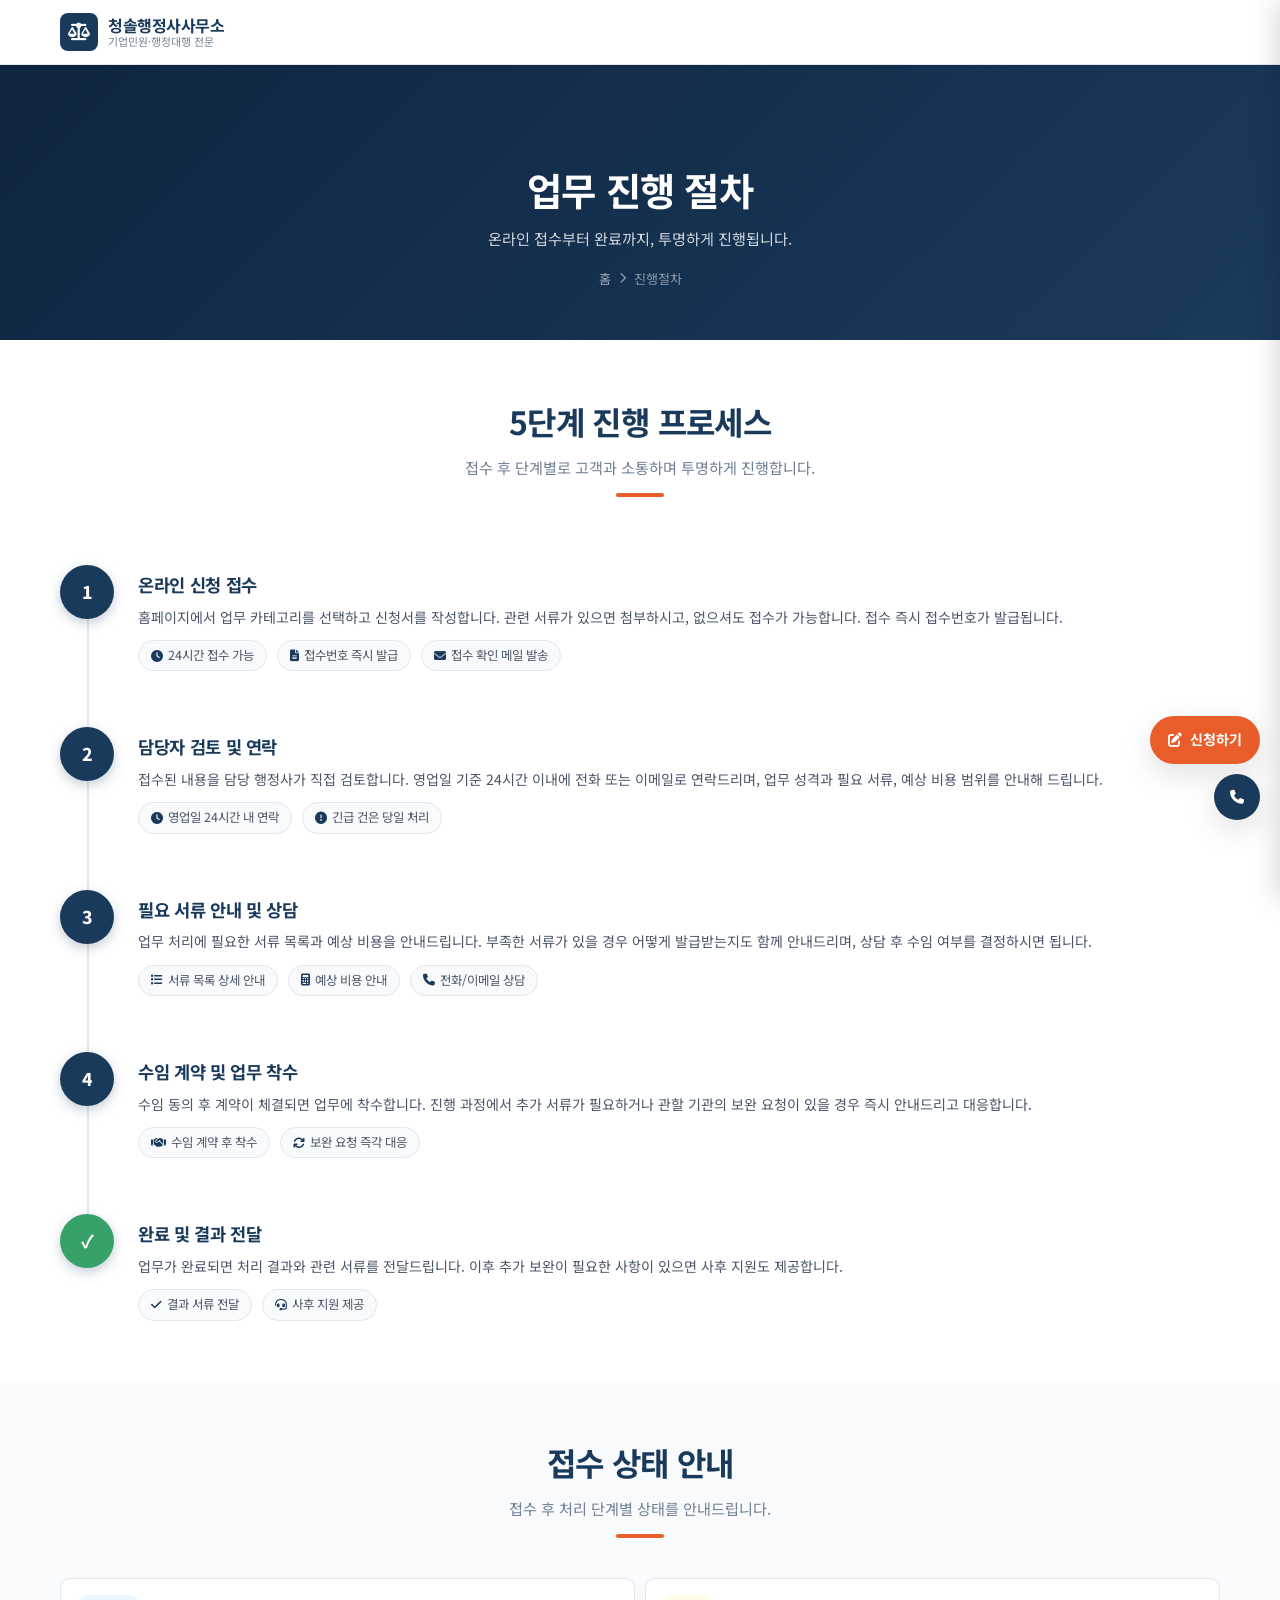
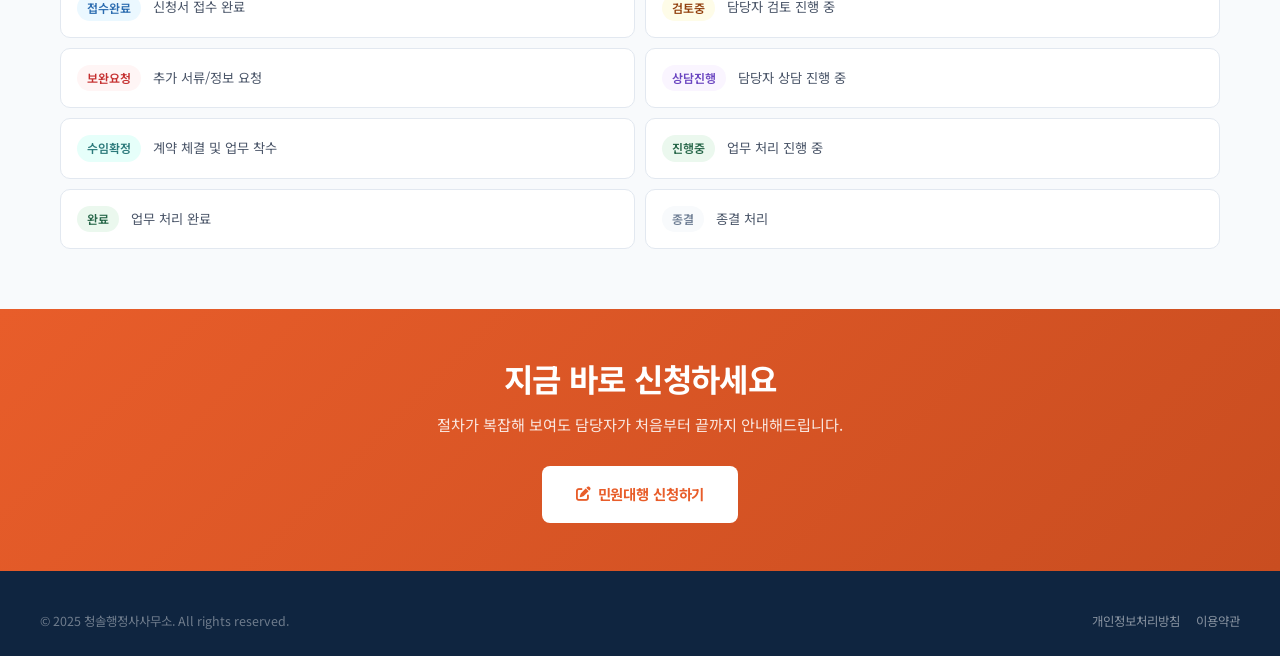
<file: process.html>
<!DOCTYPE html>
<html lang="ko">
<head>
  <meta charset="UTF-8">
  <meta name="viewport" content="width=device-width, initial-scale=1.0, viewport-fit=cover">
  <title>진행절차 | 청솔행정사사무소</title>
  <link rel="stylesheet" href="https://cdn.jsdelivr.net/npm/@fortawesome/fontawesome-free@6.4.0/css/all.min.css">
  <link href="https://fonts.googleapis.com/css2?family=Noto+Sans+KR:wght@300;400;500;700;900&display=swap" rel="stylesheet">
  <link rel="stylesheet" href="css/style.css">
  <style>
    *,*::before,*::after{box-sizing:border-box;margin:0;padding:0}body{font-family:'Noto Sans KR','Malgun Gothic',sans-serif;color:#1a1a2e;background:#fff;overflow-x:hidden}a{text-decoration:none;color:inherit}ul,ol{list-style:none}img{max-width:100%;height:auto;display:block}
    #header{position:fixed;top:0;left:0;right:0;z-index:1000;background:#fff;border-bottom:1px solid #e2e8f0;box-shadow:0 1px 3px rgba(0,0,0,.08)}.header-inner{display:flex;align-items:center;justify-content:space-between;height:64px;padding:0 20px;max-width:1200px;margin:0 auto}
    .logo{display:flex;align-items:center;gap:10px}.logo-icon{width:38px;height:38px;background:#1a3a5c;border-radius:8px;display:flex;align-items:center;justify-content:center;color:#fff;font-size:1.1rem;flex-shrink:0}.logo-name{font-size:1rem;font-weight:700;color:#1a3a5c}.logo-sub{font-size:.68rem;color:#718096}
    .main-nav{display:none}.header-cta{display:none}.nav-toggle{display:flex;flex-direction:column;gap:5px;padding:8px;cursor:pointer;border:none;background:none}.nav-toggle span{display:block;width:22px;height:2px;background:#1a3a5c;border-radius:2px}
    /* mobile-menu 스타일은 style.css 드로어 스타일로 통합 */
    .container{width:100%;max-width:1200px;margin:0 auto;padding:0 20px}.section{padding:60px 0}.section-header{text-align:center;margin-bottom:40px}.section-header h2{color:#1a3a5c;margin-bottom:12px;font-size:clamp(1.3rem,3vw,2rem);font-weight:700}.section-line{width:48px;height:4px;background:#e85d2a;border-radius:2px;margin:12px auto 0}
    .page-hero{background:linear-gradient(135deg,#0f2540,#1a3a5c);padding:100px 20px 50px;text-align:center;color:#fff;margin-top:64px}.page-hero h1{color:#fff;font-size:clamp(1.6rem,4vw,2.4rem);margin-bottom:10px}.page-hero p{color:rgba(255,255,255,.8);font-size:.95rem}
    @media(min-width:900px){.main-nav{display:block}.header-cta{display:flex;background:#e85d2a;color:#fff;padding:8px 18px;border-radius:6px;font-size:.85rem;font-weight:600;align-items:center;gap:6px}.nav-toggle{display:none}}
    .process-detail { display: flex; flex-direction: column; gap: 0; }
    .process-detail-item { display: flex; gap: 24px; padding: 28px 0; position: relative; }
    .process-detail-item:not(:last-child)::after { content: ''; position: absolute; left: 27px; top: 72px; width: 2px; height: calc(100% - 28px); background: var(--border); }
    .process-step-num { width: 54px; height: 54px; border-radius: 50%; background: var(--primary); color: white; display: flex; align-items: center; justify-content: center; font-size: 1.1rem; font-weight: 800; flex-shrink: 0; box-shadow: 0 4px 12px rgba(26,58,92,0.25); position: relative; z-index: 1; }
    .process-detail-content { flex: 1; padding-top: 8px; }
    .process-detail-content h3 { color: var(--primary); font-size: 1.1rem; margin-bottom: 8px; }
    .process-detail-content p { font-size: 0.88rem; color: var(--text-mid); line-height: 1.8; }
    .process-meta { display: flex; gap: 10px; flex-wrap: wrap; margin-top: 10px; }
    .process-meta-tag { display: flex; align-items: center; gap: 5px; background: var(--bg-light); border: 1px solid var(--border); padding: 4px 12px; border-radius: 100px; font-size: 0.78rem; color: var(--text-mid); }
    .process-meta-tag i { color: var(--primary); font-size: 0.75rem; }
  </style>

  <link rel="manifest" href="manifest.json">
  <meta name="theme-color" content="#1a3a5c">
  <meta name="apple-mobile-web-app-capable" content="yes">
  <meta name="apple-mobile-web-app-status-bar-style" content="default">
  <meta name="apple-mobile-web-app-title" content="청솔행정사">
</head>
<body>
<header id="header">
  <div class="header-inner">
    <a href="index.html" class="logo"><div class="logo-icon"><i class="fas fa-balance-scale"></i></div><div class="logo-text"><div class="logo-name">청솔행정사사무소</div><div class="logo-sub">기업민원·행정대행 전문</div></div></a>
    <button class="nav-toggle" id="navToggle" aria-label="메뉴 열기"><span></span><span></span><span></span></button>
  </div>
</header>
<div class="mobile-menu" id="mobileMenu">
  <ul>
    <li><a href="index.html"><i class="fas fa-home menu-icon"></i>홈</a></li>
    <li><a href="about.html"><i class="fas fa-user-tie menu-icon"></i>행정사 소개</a></li>
    <li><a href="services.html"><i class="fas fa-th-large menu-icon"></i>서비스 안내</a></li>
    <li><a href="apply.html"><i class="fas fa-edit menu-icon"></i>민원대행 신청</a></li>
    <li><a href="process.html"><i class="fas fa-tasks menu-icon"></i>진행절차</a></li>
    <li><a href="faq.html"><i class="fas fa-question-circle menu-icon"></i>FAQ</a></li>
    <li><a href="notice.html"><i class="fas fa-bullhorn menu-icon"></i>공지사항</a></li>
    <li><a href="contact.html"><i class="fas fa-phone menu-icon"></i>문의하기</a></li>
    <li><a href="admin.html"><i class="fas fa-lock menu-icon"></i>관리자</a></li>
  </ul>
  <a href="apply.html" class="mobile-menu-cta"><i class="fas fa-edit"></i> 민원대행 신청하기</a>
</div>

<section class="page-hero">
  <h1>업무 진행 절차</h1>
  <p>온라인 접수부터 완료까지, 투명하게 진행됩니다.</p>
  <div class="breadcrumb"><a href="index.html">홈</a><i class="fas fa-chevron-right"></i><span>진행절차</span></div>
</section>

<section class="section">
  <div class="container">
    <div class="section-header anim">
      <h2>5단계 진행 프로세스</h2>
      <p>접수 후 단계별로 고객과 소통하며 투명하게 진행합니다.</p>
      <div class="section-line"></div>
    </div>
    <div class="process-detail">
      <div class="process-detail-item anim">
        <div class="process-step-num">1</div>
        <div class="process-detail-content">
          <h3>온라인 신청 접수</h3>
          <p>홈페이지에서 업무 카테고리를 선택하고 신청서를 작성합니다. 관련 서류가 있으면 첨부하시고, 없으셔도 접수가 가능합니다. 접수 즉시 접수번호가 발급됩니다.</p>
          <div class="process-meta">
            <span class="process-meta-tag"><i class="fas fa-clock"></i> 24시간 접수 가능</span>
            <span class="process-meta-tag"><i class="fas fa-file-alt"></i> 접수번호 즉시 발급</span>
            <span class="process-meta-tag"><i class="fas fa-envelope"></i> 접수 확인 메일 발송</span>
          </div>
        </div>
      </div>
      <div class="process-detail-item anim">
        <div class="process-step-num">2</div>
        <div class="process-detail-content">
          <h3>담당자 검토 및 연락</h3>
          <p>접수된 내용을 담당 행정사가 직접 검토합니다. 영업일 기준 24시간 이내에 전화 또는 이메일로 연락드리며, 업무 성격과 필요 서류, 예상 비용 범위를 안내해 드립니다.</p>
          <div class="process-meta">
            <span class="process-meta-tag"><i class="fas fa-clock"></i> 영업일 24시간 내 연락</span>
            <span class="process-meta-tag"><i class="fas fa-exclamation-circle"></i> 긴급 건은 당일 처리</span>
          </div>
        </div>
      </div>
      <div class="process-detail-item anim">
        <div class="process-step-num">3</div>
        <div class="process-detail-content">
          <h3>필요 서류 안내 및 상담</h3>
          <p>업무 처리에 필요한 서류 목록과 예상 비용을 안내드립니다. 부족한 서류가 있을 경우 어떻게 발급받는지도 함께 안내드리며, 상담 후 수임 여부를 결정하시면 됩니다.</p>
          <div class="process-meta">
            <span class="process-meta-tag"><i class="fas fa-list"></i> 서류 목록 상세 안내</span>
            <span class="process-meta-tag"><i class="fas fa-calculator"></i> 예상 비용 안내</span>
            <span class="process-meta-tag"><i class="fas fa-phone"></i> 전화/이메일 상담</span>
          </div>
        </div>
      </div>
      <div class="process-detail-item anim">
        <div class="process-step-num">4</div>
        <div class="process-detail-content">
          <h3>수임 계약 및 업무 착수</h3>
          <p>수임 동의 후 계약이 체결되면 업무에 착수합니다. 진행 과정에서 추가 서류가 필요하거나 관할 기관의 보완 요청이 있을 경우 즉시 안내드리고 대응합니다.</p>
          <div class="process-meta">
            <span class="process-meta-tag"><i class="fas fa-handshake"></i> 수임 계약 후 착수</span>
            <span class="process-meta-tag"><i class="fas fa-sync"></i> 보완 요청 즉각 대응</span>
          </div>
        </div>
      </div>
      <div class="process-detail-item anim" style="padding-bottom:0;">
        <div class="process-step-num" style="background:var(--success);">✓</div>
        <div class="process-detail-content">
          <h3>완료 및 결과 전달</h3>
          <p>업무가 완료되면 처리 결과와 관련 서류를 전달드립니다. 이후 추가 보완이 필요한 사항이 있으면 사후 지원도 제공합니다.</p>
          <div class="process-meta">
            <span class="process-meta-tag"><i class="fas fa-check"></i> 결과 서류 전달</span>
            <span class="process-meta-tag"><i class="fas fa-headset"></i> 사후 지원 제공</span>
          </div>
        </div>
      </div>
    </div>
  </div>
</section>

<!-- 상태값 안내 -->
<section class="section" style="background:var(--bg-light);">
  <div class="container">
    <div class="section-header anim">
      <h2>접수 상태 안내</h2>
      <p>접수 후 처리 단계별 상태를 안내드립니다.</p>
      <div class="section-line"></div>
    </div>
    <div style="display:grid;grid-template-columns:repeat(2,1fr);gap:10px;" class="anim">
      <div style="background:white;border:1px solid var(--border);border-radius:var(--radius-md);padding:16px;display:flex;align-items:center;gap:12px;">
        <span class="badge badge-접수완료">접수완료</span>
        <span style="font-size:0.83rem;color:var(--text-mid);">신청서 접수 완료</span>
      </div>
      <div style="background:white;border:1px solid var(--border);border-radius:var(--radius-md);padding:16px;display:flex;align-items:center;gap:12px;">
        <span class="badge badge-검토중">검토중</span>
        <span style="font-size:0.83rem;color:var(--text-mid);">담당자 검토 진행 중</span>
      </div>
      <div style="background:white;border:1px solid var(--border);border-radius:var(--radius-md);padding:16px;display:flex;align-items:center;gap:12px;">
        <span class="badge badge-보완요청">보완요청</span>
        <span style="font-size:0.83rem;color:var(--text-mid);">추가 서류/정보 요청</span>
      </div>
      <div style="background:white;border:1px solid var(--border);border-radius:var(--radius-md);padding:16px;display:flex;align-items:center;gap:12px;">
        <span class="badge badge-상담진행">상담진행</span>
        <span style="font-size:0.83rem;color:var(--text-mid);">담당자 상담 진행 중</span>
      </div>
      <div style="background:white;border:1px solid var(--border);border-radius:var(--radius-md);padding:16px;display:flex;align-items:center;gap:12px;">
        <span class="badge badge-수임확정">수임확정</span>
        <span style="font-size:0.83rem;color:var(--text-mid);">계약 체결 및 업무 착수</span>
      </div>
      <div style="background:white;border:1px solid var(--border);border-radius:var(--radius-md);padding:16px;display:flex;align-items:center;gap:12px;">
        <span class="badge badge-진행중">진행중</span>
        <span style="font-size:0.83rem;color:var(--text-mid);">업무 처리 진행 중</span>
      </div>
      <div style="background:white;border:1px solid var(--border);border-radius:var(--radius-md);padding:16px;display:flex;align-items:center;gap:12px;">
        <span class="badge badge-완료">완료</span>
        <span style="font-size:0.83rem;color:var(--text-mid);">업무 처리 완료</span>
      </div>
      <div style="background:white;border:1px solid var(--border);border-radius:var(--radius-md);padding:16px;display:flex;align-items:center;gap:12px;">
        <span class="badge badge-종결">종결</span>
        <span style="font-size:0.83rem;color:var(--text-mid);">종결 처리</span>
      </div>
    </div>
  </div>
</section>

<section id="contact-banner">
  <div class="container">
    <h2>지금 바로 신청하세요</h2>
    <p>절차가 복잡해 보여도 담당자가 처음부터 끝까지 안내해드립니다.</p>
    <div class="contact-btns">
      <a href="apply.html" class="btn" style="background:white;color:var(--accent);font-weight:700;padding:14px 32px;border-radius:8px;"><i class="fas fa-edit"></i> 민원대행 신청하기</a>
    </div>
  </div>
</section>

<footer id="footer">
  <div class="footer-inner">
    <div class="footer-bottom">
      <span>© 2025 청솔행정사사무소. All rights reserved.</span>
      <div class="footer-bottom-links"><a href="#">개인정보처리방침</a><a href="#">이용약관</a></div>
    </div>
  </div>
</footer>
<div class="floating-cta">
  <a href="apply.html" class="floating-cta-btn primary-btn"><i class="fas fa-edit"></i> 신청하기</a>
  <a href="tel:010-7128-8192" class="floating-cta-btn phone-btn"><i class="fas fa-phone"></i></a>
</div>
<script src="js/common.js"></script>
</body>
</html>
</file>
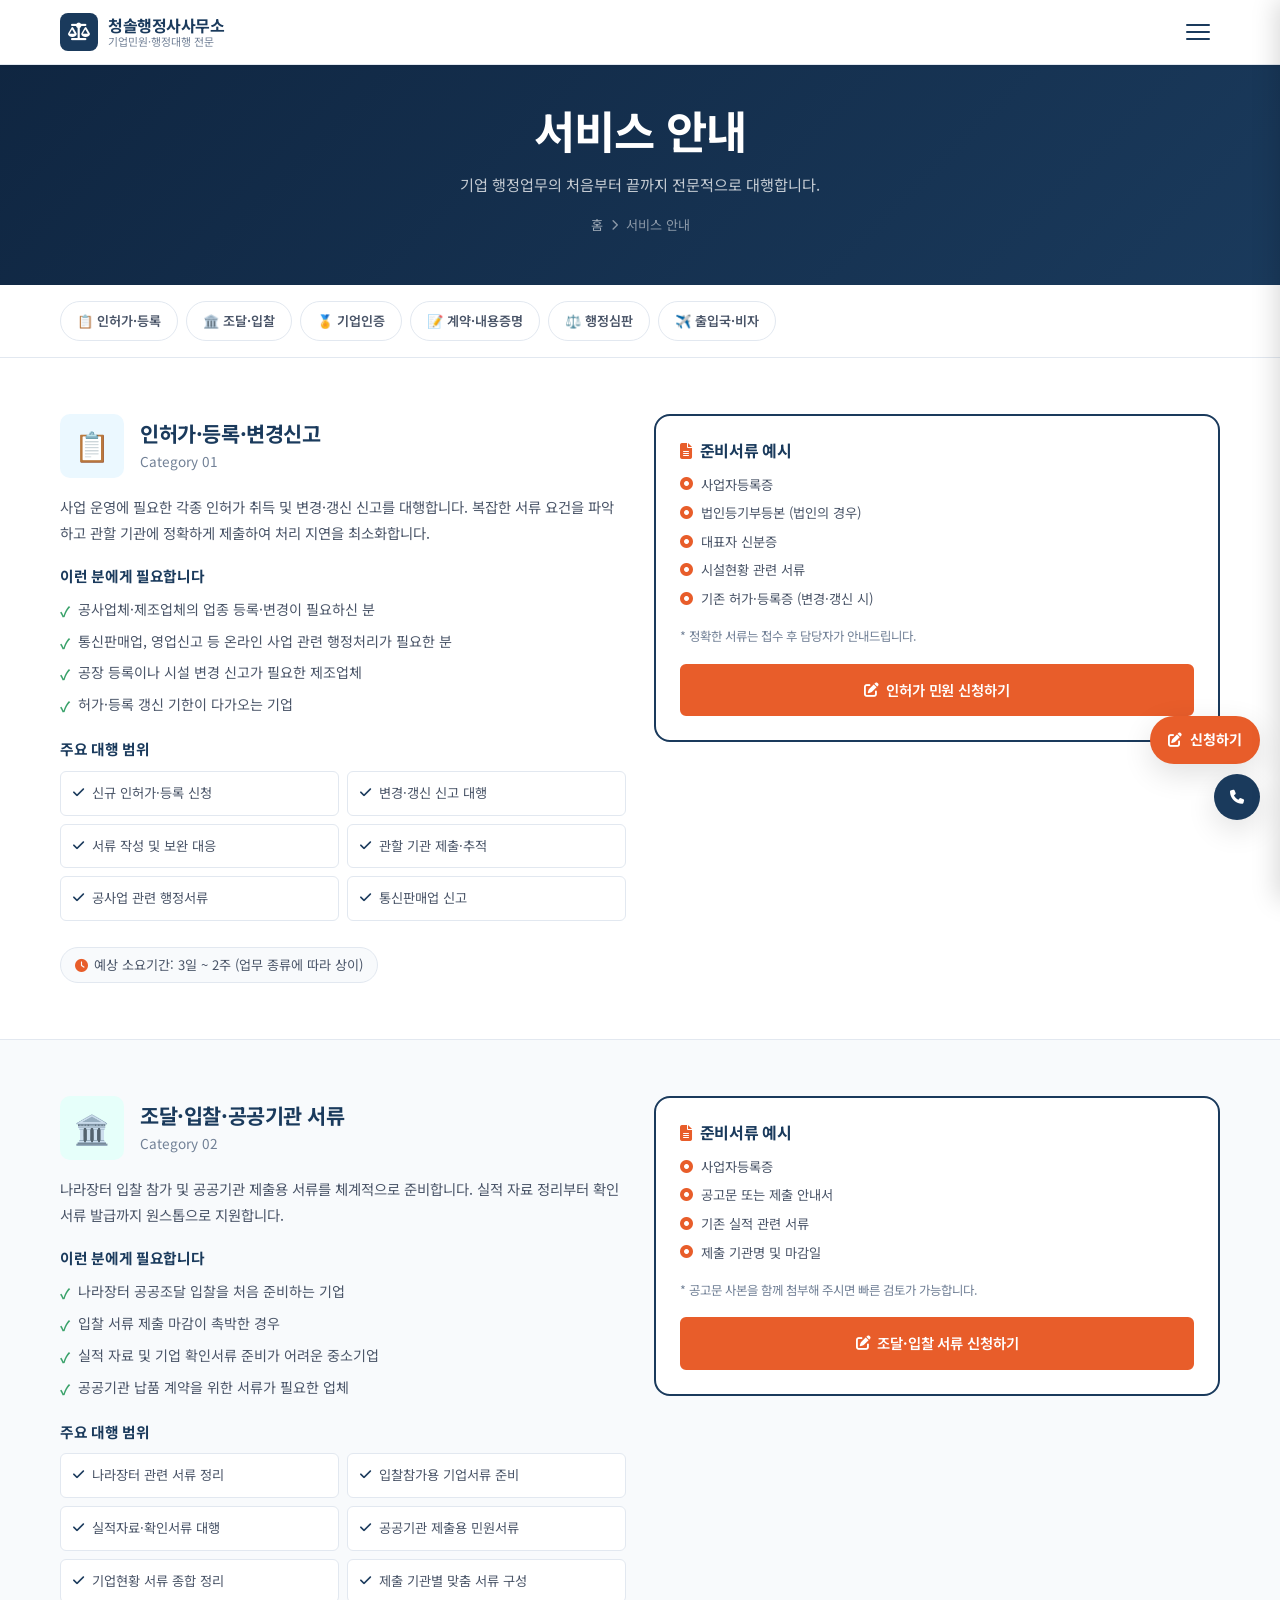
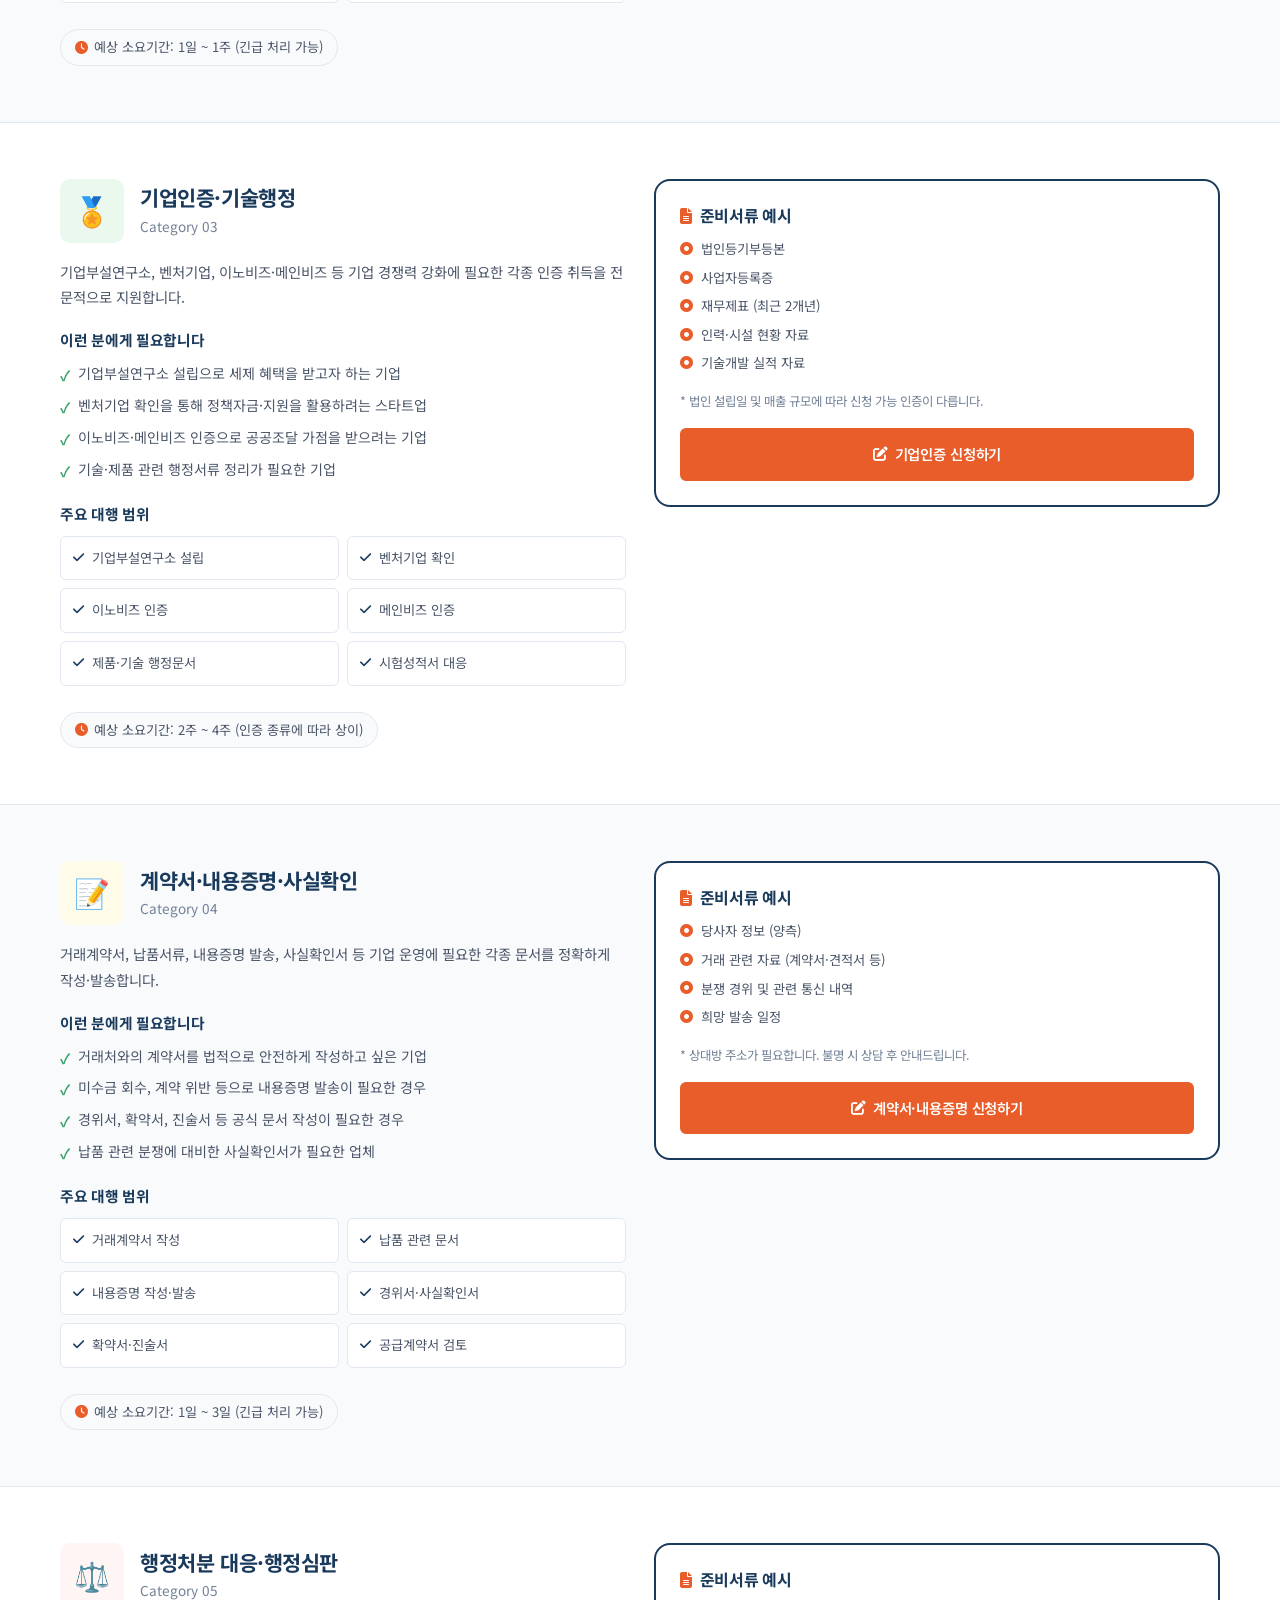
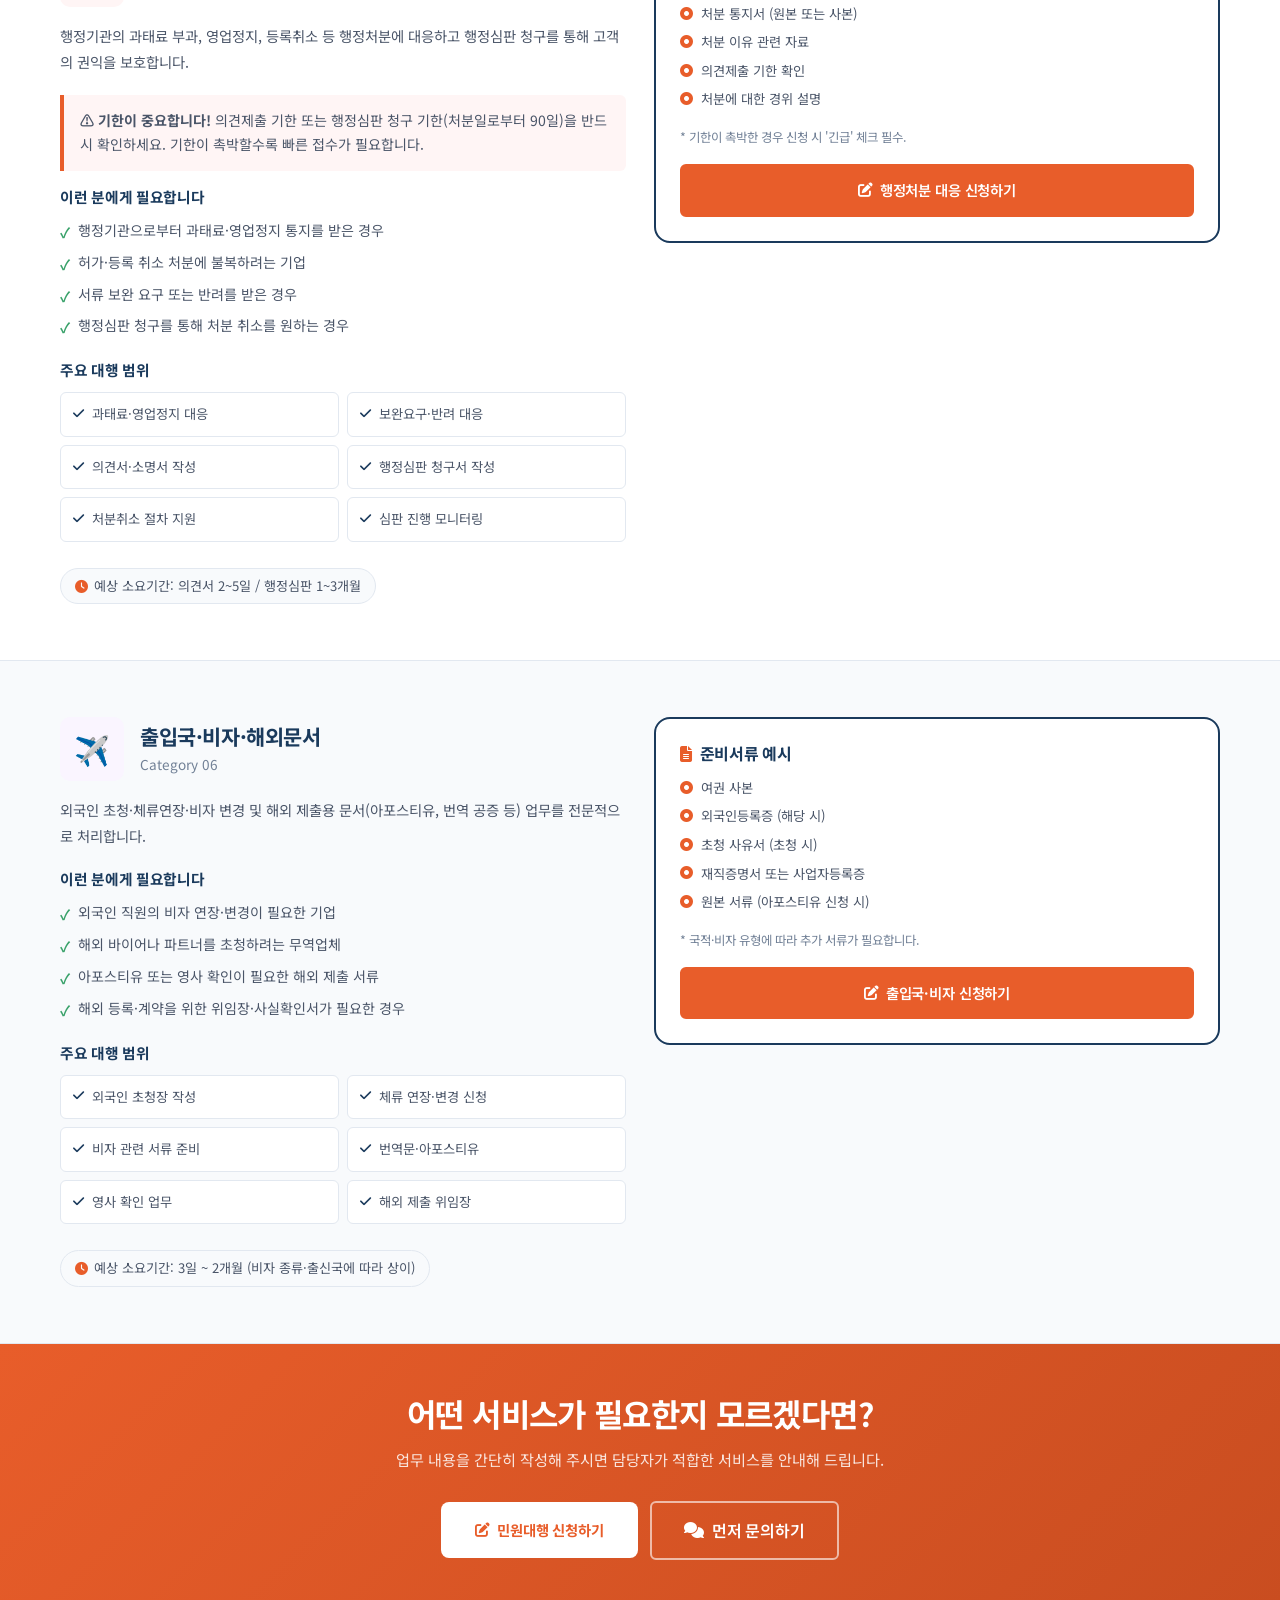
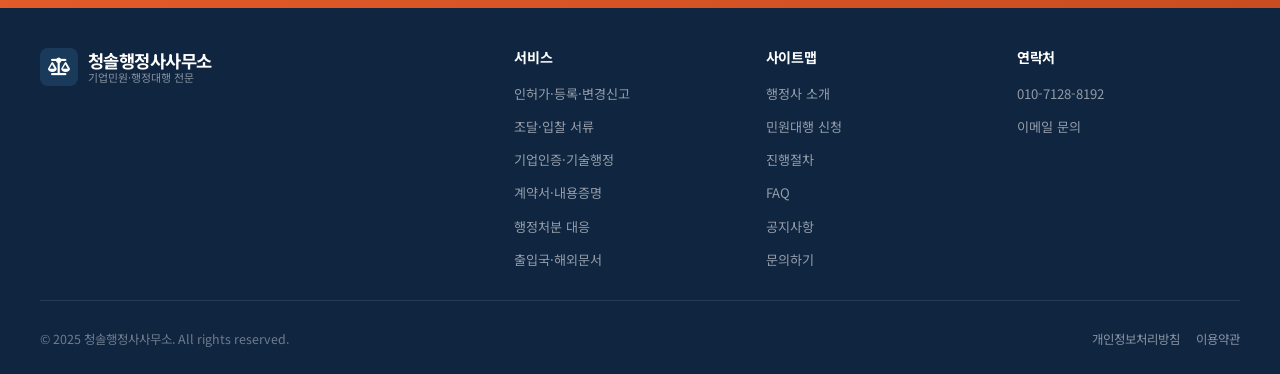
<file: services.html>
<!DOCTYPE html>
<html lang="ko">
<head>
  <meta charset="UTF-8">
  <meta name="viewport" content="width=device-width, initial-scale=1.0, viewport-fit=cover">
  <meta name="description" content="인허가·조달·기업인증·내용증명·행정심판·출입국 등 6개 분야 행정대행 서비스 안내">
  <title>서비스 안내 | 청솔행정사사무소</title>
  <link rel="stylesheet" href="https://cdn.jsdelivr.net/npm/@fortawesome/fontawesome-free@6.4.0/css/all.min.css">
  <link href="https://fonts.googleapis.com/css2?family=Noto+Sans+KR:wght@300;400;500;700;900&display=swap" rel="stylesheet">
  <link rel="stylesheet" href="css/style.css">
  <style>
    /* drawer 방식으로 전환 - display 제어 불필요 */
    .anim{opacity:0;transform:translateY(24px);transition:opacity .55s ease,transform .55s ease}
    .anim.anim-done{opacity:1!important;transform:translateY(0)!important}
    .service-detail-section { padding: 56px 0; border-bottom: 1px solid var(--border); }
    .service-detail-section:last-child { border-bottom: none; }
    .service-detail-section:nth-child(even) { background: var(--bg-light); }
    .service-detail-inner { display: grid; grid-template-columns: 1fr; gap: 28px; }
    @media(min-width:900px){ .service-detail-inner { grid-template-columns: 1fr 1fr; align-items: start; } }
    .service-detail-header { display: flex; align-items: center; gap: 16px; margin-bottom: 16px; }
    .service-detail-icon { width: 64px; height: 64px; border-radius: var(--radius-md); display: flex; align-items: center; justify-content: center; font-size: 1.8rem; flex-shrink: 0; }
    .service-detail-header h2 { font-size: 1.3rem; color: var(--primary); }
    .service-detail-header p { font-size: 0.85rem; color: var(--text-light); margin: 3px 0 0; }
    .target-list { display: flex; flex-direction: column; gap: 6px; margin-bottom: 20px; }
    .target-item { display: flex; align-items: flex-start; gap: 8px; font-size: 0.88rem; color: var(--text-mid); }
    .target-item::before { content: '✓'; color: var(--success); font-weight: 700; flex-shrink: 0; margin-top: 2px; }
    .scope-grid { display: grid; grid-template-columns: 1fr 1fr; gap: 8px; }
    .scope-item { background: white; border: 1px solid var(--border); border-radius: var(--radius-sm); padding: 10px 12px; font-size: 0.83rem; color: var(--text-mid); display: flex; align-items: center; gap: 8px; }
    .scope-item i { color: var(--primary); font-size: 0.8rem; }
    .period-badge { display: inline-flex; align-items: center; gap: 6px; background: var(--bg-light); border: 1px solid var(--border); padding: 6px 14px; border-radius: 100px; font-size: 0.82rem; color: var(--text-mid); margin-top: 10px; }
    .period-badge i { color: var(--accent); }
    .sticky-apply-bar { position: sticky; top: 80px; }
    .apply-side-card { background: white; border: 2px solid var(--primary); border-radius: var(--radius-lg); padding: 24px; }
    .apply-side-card h4 { color: var(--primary); font-size: 1rem; margin-bottom: 12px; }
    .docs-list { display: flex; flex-direction: column; gap: 6px; margin-bottom: 16px; }
    .docs-item { display: flex; align-items: center; gap: 8px; font-size: 0.83rem; color: var(--text-mid); }
    .docs-item i { color: var(--accent); font-size: 0.8rem; }
    .service-nav { display: flex; gap: 8px; flex-wrap: wrap; margin-bottom: 32px; }
    .service-nav-btn { padding: 8px 16px; border-radius: 100px; font-size: 0.82rem; font-weight: 600; border: 1.5px solid var(--border); color: var(--text-mid); cursor: pointer; transition: var(--transition); text-decoration: none; display: inline-block; }
    .service-nav-btn:hover, .service-nav-btn.active { background: var(--primary); color: white; border-color: var(--primary); }
  </style>

  <link rel="manifest" href="manifest.json">
  <meta name="theme-color" content="#1a3a5c">
  <meta name="apple-mobile-web-app-capable" content="yes">
  <meta name="apple-mobile-web-app-status-bar-style" content="default">
  <meta name="apple-mobile-web-app-title" content="청솔행정사">
</head>
<body>

<!-- HEADER -->
<header id="header">
  <div class="header-inner">
    <a href="index.html" class="logo">
      <div class="logo-icon"><i class="fas fa-balance-scale"></i></div>
      <div class="logo-text">
        <div class="logo-name">청솔행정사사무소</div>
        <div class="logo-sub">기업민원·행정대행 전문</div>
      </div>
    </a>
    <button class="nav-toggle" id="navToggle" aria-label="메뉴 열기"><span></span><span></span><span></span></button>
  </div>
</header>
<div class="mobile-menu" id="mobileMenu">
  <ul>
    <li><a href="index.html"><i class="fas fa-home menu-icon"></i>홈</a></li>
    <li><a href="about.html"><i class="fas fa-user-tie menu-icon"></i>행정사 소개</a></li>
    <li><a href="services.html"><i class="fas fa-th-large menu-icon"></i>서비스 안내</a></li>
    <li><a href="apply.html"><i class="fas fa-edit menu-icon"></i>민원대행 신청</a></li>
    <li><a href="process.html"><i class="fas fa-tasks menu-icon"></i>진행절차</a></li>
    <li><a href="faq.html"><i class="fas fa-question-circle menu-icon"></i>FAQ</a></li>
    <li><a href="notice.html"><i class="fas fa-bullhorn menu-icon"></i>공지사항</a></li>
    <li><a href="contact.html"><i class="fas fa-phone menu-icon"></i>문의하기</a></li>
    <li><a href="admin.html"><i class="fas fa-lock menu-icon"></i>관리자</a></li>
  </ul>
  <a href="apply.html" class="mobile-menu-cta"><i class="fas fa-edit"></i> 민원대행 신청하기</a>
</div>

<!-- PAGE HERO -->
<section class="page-hero">
  <div class="container">
    <h1>서비스 안내</h1>
    <p>기업 행정업무의 처음부터 끝까지 전문적으로 대행합니다.</p>
    <div class="breadcrumb">
      <a href="index.html">홈</a>
      <i class="fas fa-chevron-right"></i>
      <span>서비스 안내</span>
    </div>
  </div>
</section>

<!-- SERVICE NAVIGATION -->
<div style="background:white;border-bottom:1px solid var(--border);position:sticky;top:64px;z-index:90;padding:16px 20px;overflow-x:auto;">
  <div class="container" style="display:flex;gap:8px;flex-wrap:nowrap;overflow-x:auto;">
    <a href="#license" class="service-nav-btn">📋 인허가·등록</a>
    <a href="#procurement" class="service-nav-btn">🏛️ 조달·입찰</a>
    <a href="#certification" class="service-nav-btn">🏅 기업인증</a>
    <a href="#document" class="service-nav-btn">📝 계약·내용증명</a>
    <a href="#appeal" class="service-nav-btn">⚖️ 행정심판</a>
    <a href="#immigration" class="service-nav-btn">✈️ 출입국·비자</a>
  </div>
</div>

<!-- ① 인허가·등록·변경신고 -->
<section class="service-detail-section" id="license">
  <div class="container">
    <div class="service-detail-inner">
      <div>
        <div class="service-detail-header">
          <div class="service-detail-icon service-icon-1">📋</div>
          <div>
            <h2>인허가·등록·변경신고</h2>
            <p>Category 01</p>
          </div>
        </div>
        <p style="font-size:0.9rem;color:var(--text-mid);line-height:1.8;margin-bottom:20px;">
          사업 운영에 필요한 각종 인허가 취득 및 변경·갱신 신고를 대행합니다. 
          복잡한 서류 요건을 파악하고 관할 기관에 정확하게 제출하여 처리 지연을 최소화합니다.
        </p>
        <h4 style="color:var(--primary);margin-bottom:12px;font-size:0.92rem;">이런 분에게 필요합니다</h4>
        <div class="target-list">
          <div class="target-item">공사업체·제조업체의 업종 등록·변경이 필요하신 분</div>
          <div class="target-item">통신판매업, 영업신고 등 온라인 사업 관련 행정처리가 필요한 분</div>
          <div class="target-item">공장 등록이나 시설 변경 신고가 필요한 제조업체</div>
          <div class="target-item">허가·등록 갱신 기한이 다가오는 기업</div>
        </div>
        <h4 style="color:var(--primary);margin-bottom:12px;font-size:0.92rem;">주요 대행 범위</h4>
        <div class="scope-grid" style="margin-bottom:16px;">
          <div class="scope-item"><i class="fas fa-check"></i> 신규 인허가·등록 신청</div>
          <div class="scope-item"><i class="fas fa-check"></i> 변경·갱신 신고 대행</div>
          <div class="scope-item"><i class="fas fa-check"></i> 서류 작성 및 보완 대응</div>
          <div class="scope-item"><i class="fas fa-check"></i> 관할 기관 제출·추적</div>
          <div class="scope-item"><i class="fas fa-check"></i> 공사업 관련 행정서류</div>
          <div class="scope-item"><i class="fas fa-check"></i> 통신판매업 신고</div>
        </div>
        <div class="period-badge"><i class="fas fa-clock"></i> 예상 소요기간: 3일 ~ 2주 (업무 종류에 따라 상이)</div>
      </div>
      <div class="sticky-apply-bar">
        <div class="apply-side-card">
          <h4><i class="fas fa-file-alt" style="color:var(--accent);margin-right:8px;"></i>준비서류 예시</h4>
          <div class="docs-list">
            <div class="docs-item"><i class="fas fa-dot-circle"></i> 사업자등록증</div>
            <div class="docs-item"><i class="fas fa-dot-circle"></i> 법인등기부등본 (법인의 경우)</div>
            <div class="docs-item"><i class="fas fa-dot-circle"></i> 대표자 신분증</div>
            <div class="docs-item"><i class="fas fa-dot-circle"></i> 시설현황 관련 서류</div>
            <div class="docs-item"><i class="fas fa-dot-circle"></i> 기존 허가·등록증 (변경·갱신 시)</div>
          </div>
          <p style="font-size:0.78rem;color:var(--text-light);margin-bottom:16px;">* 정확한 서류는 접수 후 담당자가 안내드립니다.</p>
          <a href="apply.html?category=license" class="btn btn-primary btn-block">
            <i class="fas fa-edit"></i> 인허가 민원 신청하기
          </a>
        </div>
      </div>
    </div>
  </div>
</section>

<!-- ② 조달·입찰 -->
<section class="service-detail-section" id="procurement">
  <div class="container">
    <div class="service-detail-inner">
      <div>
        <div class="service-detail-header">
          <div class="service-detail-icon service-icon-2">🏛️</div>
          <div>
            <h2>조달·입찰·공공기관 서류</h2>
            <p>Category 02</p>
          </div>
        </div>
        <p style="font-size:0.9rem;color:var(--text-mid);line-height:1.8;margin-bottom:20px;">
          나라장터 입찰 참가 및 공공기관 제출용 서류를 체계적으로 준비합니다.
          실적 자료 정리부터 확인서류 발급까지 원스톱으로 지원합니다.
        </p>
        <h4 style="color:var(--primary);margin-bottom:12px;font-size:0.92rem;">이런 분에게 필요합니다</h4>
        <div class="target-list">
          <div class="target-item">나라장터 공공조달 입찰을 처음 준비하는 기업</div>
          <div class="target-item">입찰 서류 제출 마감이 촉박한 경우</div>
          <div class="target-item">실적 자료 및 기업 확인서류 준비가 어려운 중소기업</div>
          <div class="target-item">공공기관 납품 계약을 위한 서류가 필요한 업체</div>
        </div>
        <h4 style="color:var(--primary);margin-bottom:12px;font-size:0.92rem;">주요 대행 범위</h4>
        <div class="scope-grid" style="margin-bottom:16px;">
          <div class="scope-item"><i class="fas fa-check"></i> 나라장터 관련 서류 정리</div>
          <div class="scope-item"><i class="fas fa-check"></i> 입찰참가용 기업서류 준비</div>
          <div class="scope-item"><i class="fas fa-check"></i> 실적자료·확인서류 대행</div>
          <div class="scope-item"><i class="fas fa-check"></i> 공공기관 제출용 민원서류</div>
          <div class="scope-item"><i class="fas fa-check"></i> 기업현황 서류 종합 정리</div>
          <div class="scope-item"><i class="fas fa-check"></i> 제출 기관별 맞춤 서류 구성</div>
        </div>
        <div class="period-badge"><i class="fas fa-clock"></i> 예상 소요기간: 1일 ~ 1주 (긴급 처리 가능)</div>
      </div>
      <div class="sticky-apply-bar">
        <div class="apply-side-card">
          <h4><i class="fas fa-file-alt" style="color:var(--accent);margin-right:8px;"></i>준비서류 예시</h4>
          <div class="docs-list">
            <div class="docs-item"><i class="fas fa-dot-circle"></i> 사업자등록증</div>
            <div class="docs-item"><i class="fas fa-dot-circle"></i> 공고문 또는 제출 안내서</div>
            <div class="docs-item"><i class="fas fa-dot-circle"></i> 기존 실적 관련 서류</div>
            <div class="docs-item"><i class="fas fa-dot-circle"></i> 제출 기관명 및 마감일</div>
          </div>
          <p style="font-size:0.78rem;color:var(--text-light);margin-bottom:16px;">* 공고문 사본을 함께 첨부해 주시면 빠른 검토가 가능합니다.</p>
          <a href="apply.html?category=procurement" class="btn btn-primary btn-block">
            <i class="fas fa-edit"></i> 조달·입찰 서류 신청하기
          </a>
        </div>
      </div>
    </div>
  </div>
</section>

<!-- ③ 기업인증 -->
<section class="service-detail-section" id="certification">
  <div class="container">
    <div class="service-detail-inner">
      <div>
        <div class="service-detail-header">
          <div class="service-detail-icon service-icon-3">🏅</div>
          <div>
            <h2>기업인증·기술행정</h2>
            <p>Category 03</p>
          </div>
        </div>
        <p style="font-size:0.9rem;color:var(--text-mid);line-height:1.8;margin-bottom:20px;">
          기업부설연구소, 벤처기업, 이노비즈·메인비즈 등 기업 경쟁력 강화에 필요한 
          각종 인증 취득을 전문적으로 지원합니다.
        </p>
        <h4 style="color:var(--primary);margin-bottom:12px;font-size:0.92rem;">이런 분에게 필요합니다</h4>
        <div class="target-list">
          <div class="target-item">기업부설연구소 설립으로 세제 혜택을 받고자 하는 기업</div>
          <div class="target-item">벤처기업 확인을 통해 정책자금·지원을 활용하려는 스타트업</div>
          <div class="target-item">이노비즈·메인비즈 인증으로 공공조달 가점을 받으려는 기업</div>
          <div class="target-item">기술·제품 관련 행정서류 정리가 필요한 기업</div>
        </div>
        <h4 style="color:var(--primary);margin-bottom:12px;font-size:0.92rem;">주요 대행 범위</h4>
        <div class="scope-grid" style="margin-bottom:16px;">
          <div class="scope-item"><i class="fas fa-check"></i> 기업부설연구소 설립</div>
          <div class="scope-item"><i class="fas fa-check"></i> 벤처기업 확인</div>
          <div class="scope-item"><i class="fas fa-check"></i> 이노비즈 인증</div>
          <div class="scope-item"><i class="fas fa-check"></i> 메인비즈 인증</div>
          <div class="scope-item"><i class="fas fa-check"></i> 제품·기술 행정문서</div>
          <div class="scope-item"><i class="fas fa-check"></i> 시험성적서 대응</div>
        </div>
        <div class="period-badge"><i class="fas fa-clock"></i> 예상 소요기간: 2주 ~ 4주 (인증 종류에 따라 상이)</div>
      </div>
      <div class="sticky-apply-bar">
        <div class="apply-side-card">
          <h4><i class="fas fa-file-alt" style="color:var(--accent);margin-right:8px;"></i>준비서류 예시</h4>
          <div class="docs-list">
            <div class="docs-item"><i class="fas fa-dot-circle"></i> 법인등기부등본</div>
            <div class="docs-item"><i class="fas fa-dot-circle"></i> 사업자등록증</div>
            <div class="docs-item"><i class="fas fa-dot-circle"></i> 재무제표 (최근 2개년)</div>
            <div class="docs-item"><i class="fas fa-dot-circle"></i> 인력·시설 현황 자료</div>
            <div class="docs-item"><i class="fas fa-dot-circle"></i> 기술개발 실적 자료</div>
          </div>
          <p style="font-size:0.78rem;color:var(--text-light);margin-bottom:16px;">* 법인 설립일 및 매출 규모에 따라 신청 가능 인증이 다릅니다.</p>
          <a href="apply.html?category=certification" class="btn btn-primary btn-block">
            <i class="fas fa-edit"></i> 기업인증 신청하기
          </a>
        </div>
      </div>
    </div>
  </div>
</section>

<!-- ④ 계약서·내용증명 -->
<section class="service-detail-section" id="document">
  <div class="container">
    <div class="service-detail-inner">
      <div>
        <div class="service-detail-header">
          <div class="service-detail-icon service-icon-4">📝</div>
          <div>
            <h2>계약서·내용증명·사실확인</h2>
            <p>Category 04</p>
          </div>
        </div>
        <p style="font-size:0.9rem;color:var(--text-mid);line-height:1.8;margin-bottom:20px;">
          거래계약서, 납품서류, 내용증명 발송, 사실확인서 등 기업 운영에 필요한 
          각종 문서를 정확하게 작성·발송합니다.
        </p>
        <h4 style="color:var(--primary);margin-bottom:12px;font-size:0.92rem;">이런 분에게 필요합니다</h4>
        <div class="target-list">
          <div class="target-item">거래처와의 계약서를 법적으로 안전하게 작성하고 싶은 기업</div>
          <div class="target-item">미수금 회수, 계약 위반 등으로 내용증명 발송이 필요한 경우</div>
          <div class="target-item">경위서, 확약서, 진술서 등 공식 문서 작성이 필요한 경우</div>
          <div class="target-item">납품 관련 분쟁에 대비한 사실확인서가 필요한 업체</div>
        </div>
        <h4 style="color:var(--primary);margin-bottom:12px;font-size:0.92rem;">주요 대행 범위</h4>
        <div class="scope-grid" style="margin-bottom:16px;">
          <div class="scope-item"><i class="fas fa-check"></i> 거래계약서 작성</div>
          <div class="scope-item"><i class="fas fa-check"></i> 납품 관련 문서</div>
          <div class="scope-item"><i class="fas fa-check"></i> 내용증명 작성·발송</div>
          <div class="scope-item"><i class="fas fa-check"></i> 경위서·사실확인서</div>
          <div class="scope-item"><i class="fas fa-check"></i> 확약서·진술서</div>
          <div class="scope-item"><i class="fas fa-check"></i> 공급계약서 검토</div>
        </div>
        <div class="period-badge"><i class="fas fa-clock"></i> 예상 소요기간: 1일 ~ 3일 (긴급 처리 가능)</div>
      </div>
      <div class="sticky-apply-bar">
        <div class="apply-side-card">
          <h4><i class="fas fa-file-alt" style="color:var(--accent);margin-right:8px;"></i>준비서류 예시</h4>
          <div class="docs-list">
            <div class="docs-item"><i class="fas fa-dot-circle"></i> 당사자 정보 (양측)</div>
            <div class="docs-item"><i class="fas fa-dot-circle"></i> 거래 관련 자료 (계약서·견적서 등)</div>
            <div class="docs-item"><i class="fas fa-dot-circle"></i> 분쟁 경위 및 관련 통신 내역</div>
            <div class="docs-item"><i class="fas fa-dot-circle"></i> 희망 발송 일정</div>
          </div>
          <p style="font-size:0.78rem;color:var(--text-light);margin-bottom:16px;">* 상대방 주소가 필요합니다. 불명 시 상담 후 안내드립니다.</p>
          <a href="apply.html?category=document" class="btn btn-primary btn-block">
            <i class="fas fa-edit"></i> 계약서·내용증명 신청하기
          </a>
        </div>
      </div>
    </div>
  </div>
</section>

<!-- ⑤ 행정처분 대응·행정심판 -->
<section class="service-detail-section" id="appeal">
  <div class="container">
    <div class="service-detail-inner">
      <div>
        <div class="service-detail-header">
          <div class="service-detail-icon service-icon-5">⚖️</div>
          <div>
            <h2>행정처분 대응·행정심판</h2>
            <p>Category 05</p>
          </div>
        </div>
        <p style="font-size:0.9rem;color:var(--text-mid);line-height:1.8;margin-bottom:20px;">
          행정기관의 과태료 부과, 영업정지, 등록취소 등 행정처분에 대응하고 
          행정심판 청구를 통해 고객의 권익을 보호합니다.
        </p>
        <div class="highlight-box accent" style="margin-bottom:16px;">
          <strong>⚠️ 기한이 중요합니다!</strong> 의견제출 기한 또는 행정심판 청구 기한(처분일로부터 90일)을 반드시 확인하세요. 기한이 촉박할수록 빠른 접수가 필요합니다.
        </div>
        <h4 style="color:var(--primary);margin-bottom:12px;font-size:0.92rem;">이런 분에게 필요합니다</h4>
        <div class="target-list">
          <div class="target-item">행정기관으로부터 과태료·영업정지 통지를 받은 경우</div>
          <div class="target-item">허가·등록 취소 처분에 불복하려는 기업</div>
          <div class="target-item">서류 보완 요구 또는 반려를 받은 경우</div>
          <div class="target-item">행정심판 청구를 통해 처분 취소를 원하는 경우</div>
        </div>
        <h4 style="color:var(--primary);margin-bottom:12px;font-size:0.92rem;">주요 대행 범위</h4>
        <div class="scope-grid" style="margin-bottom:16px;">
          <div class="scope-item"><i class="fas fa-check"></i> 과태료·영업정지 대응</div>
          <div class="scope-item"><i class="fas fa-check"></i> 보완요구·반려 대응</div>
          <div class="scope-item"><i class="fas fa-check"></i> 의견서·소명서 작성</div>
          <div class="scope-item"><i class="fas fa-check"></i> 행정심판 청구서 작성</div>
          <div class="scope-item"><i class="fas fa-check"></i> 처분취소 절차 지원</div>
          <div class="scope-item"><i class="fas fa-check"></i> 심판 진행 모니터링</div>
        </div>
        <div class="period-badge"><i class="fas fa-clock"></i> 예상 소요기간: 의견서 2~5일 / 행정심판 1~3개월</div>
      </div>
      <div class="sticky-apply-bar">
        <div class="apply-side-card">
          <h4><i class="fas fa-file-alt" style="color:var(--accent);margin-right:8px;"></i>준비서류 예시</h4>
          <div class="docs-list">
            <div class="docs-item"><i class="fas fa-dot-circle"></i> 처분 통지서 (원본 또는 사본)</div>
            <div class="docs-item"><i class="fas fa-dot-circle"></i> 처분 이유 관련 자료</div>
            <div class="docs-item"><i class="fas fa-dot-circle"></i> 의견제출 기한 확인</div>
            <div class="docs-item"><i class="fas fa-dot-circle"></i> 처분에 대한 경위 설명</div>
          </div>
          <p style="font-size:0.78rem;color:var(--text-light);margin-bottom:16px;">* 기한이 촉박한 경우 신청 시 '긴급' 체크 필수.</p>
          <a href="apply.html?category=appeal" class="btn btn-primary btn-block">
            <i class="fas fa-edit"></i> 행정처분 대응 신청하기
          </a>
        </div>
      </div>
    </div>
  </div>
</section>

<!-- ⑥ 출입국·비자 -->
<section class="service-detail-section" id="immigration">
  <div class="container">
    <div class="service-detail-inner">
      <div>
        <div class="service-detail-header">
          <div class="service-detail-icon service-icon-6">✈️</div>
          <div>
            <h2>출입국·비자·해외문서</h2>
            <p>Category 06</p>
          </div>
        </div>
        <p style="font-size:0.9rem;color:var(--text-mid);line-height:1.8;margin-bottom:20px;">
          외국인 초청·체류연장·비자 변경 및 해외 제출용 문서(아포스티유, 번역 공증 등) 
          업무를 전문적으로 처리합니다.
        </p>
        <h4 style="color:var(--primary);margin-bottom:12px;font-size:0.92rem;">이런 분에게 필요합니다</h4>
        <div class="target-list">
          <div class="target-item">외국인 직원의 비자 연장·변경이 필요한 기업</div>
          <div class="target-item">해외 바이어나 파트너를 초청하려는 무역업체</div>
          <div class="target-item">아포스티유 또는 영사 확인이 필요한 해외 제출 서류</div>
          <div class="target-item">해외 등록·계약을 위한 위임장·사실확인서가 필요한 경우</div>
        </div>
        <h4 style="color:var(--primary);margin-bottom:12px;font-size:0.92rem;">주요 대행 범위</h4>
        <div class="scope-grid" style="margin-bottom:16px;">
          <div class="scope-item"><i class="fas fa-check"></i> 외국인 초청장 작성</div>
          <div class="scope-item"><i class="fas fa-check"></i> 체류 연장·변경 신청</div>
          <div class="scope-item"><i class="fas fa-check"></i> 비자 관련 서류 준비</div>
          <div class="scope-item"><i class="fas fa-check"></i> 번역문·아포스티유</div>
          <div class="scope-item"><i class="fas fa-check"></i> 영사 확인 업무</div>
          <div class="scope-item"><i class="fas fa-check"></i> 해외 제출 위임장</div>
        </div>
        <div class="period-badge"><i class="fas fa-clock"></i> 예상 소요기간: 3일 ~ 2개월 (비자 종류·출신국에 따라 상이)</div>
      </div>
      <div class="sticky-apply-bar">
        <div class="apply-side-card">
          <h4><i class="fas fa-file-alt" style="color:var(--accent);margin-right:8px;"></i>준비서류 예시</h4>
          <div class="docs-list">
            <div class="docs-item"><i class="fas fa-dot-circle"></i> 여권 사본</div>
            <div class="docs-item"><i class="fas fa-dot-circle"></i> 외국인등록증 (해당 시)</div>
            <div class="docs-item"><i class="fas fa-dot-circle"></i> 초청 사유서 (초청 시)</div>
            <div class="docs-item"><i class="fas fa-dot-circle"></i> 재직증명서 또는 사업자등록증</div>
            <div class="docs-item"><i class="fas fa-dot-circle"></i> 원본 서류 (아포스티유 신청 시)</div>
          </div>
          <p style="font-size:0.78rem;color:var(--text-light);margin-bottom:16px;">* 국적·비자 유형에 따라 추가 서류가 필요합니다.</p>
          <a href="apply.html?category=immigration" class="btn btn-primary btn-block">
            <i class="fas fa-edit"></i> 출입국·비자 신청하기
          </a>
        </div>
      </div>
    </div>
  </div>
</section>

<!-- CTA -->
<section id="contact-banner">
  <div class="container">
    <h2>어떤 서비스가 필요한지 모르겠다면?</h2>
    <p>업무 내용을 간단히 작성해 주시면 담당자가 적합한 서비스를 안내해 드립니다.</p>
    <div class="contact-btns">
      <a href="apply.html" class="btn" style="background:white;color:var(--accent);font-weight:700;padding:14px 32px;border-radius:8px;">
        <i class="fas fa-edit"></i> 민원대행 신청하기
      </a>
      <a href="contact.html" class="btn btn-secondary btn-lg">
        <i class="fas fa-comments"></i> 먼저 문의하기
      </a>
    </div>
  </div>
</section>

<!-- FOOTER -->
<footer id="footer">
  <div class="footer-inner">
    <div class="footer-top">
      <div class="footer-brand">
        <a href="index.html" class="logo">
          <div class="logo-icon"><i class="fas fa-balance-scale"></i></div>
          <div class="logo-text">
            <div class="logo-name">청솔행정사사무소</div>
            <div class="logo-sub">기업민원·행정대행 전문</div>
          </div>
        </a>
      </div>
      <div class="footer-section">
        <h5>서비스</h5>
        <ul>
          <li><a href="#license">인허가·등록·변경신고</a></li>
          <li><a href="#procurement">조달·입찰 서류</a></li>
          <li><a href="#certification">기업인증·기술행정</a></li>
          <li><a href="#document">계약서·내용증명</a></li>
          <li><a href="#appeal">행정처분 대응</a></li>
          <li><a href="#immigration">출입국·해외문서</a></li>
        </ul>
      </div>
      <div class="footer-section">
        <h5>사이트맵</h5>
        <ul>
          <li><a href="about.html">행정사 소개</a></li>
          <li><a href="apply.html">민원대행 신청</a></li>
          <li><a href="process.html">진행절차</a></li>
          <li><a href="faq.html">FAQ</a></li>
          <li><a href="notice.html">공지사항</a></li>
          <li><a href="contact.html">문의하기</a></li>
        </ul>
      </div>
      <div class="footer-section">
        <h5>연락처</h5>
        <ul>
          <li><a href="tel:010-7128-8192">010-7128-8192</a></li>
          <li><a href="mailto:cirrus01@naver.com">이메일 문의</a></li>
        </ul>
      </div>
    </div>
    <div class="footer-bottom">
      <span>© 2025 청솔행정사사무소. All rights reserved.</span>
      <div class="footer-bottom-links">
        <a href="#">개인정보처리방침</a>
        <a href="#">이용약관</a>
      </div>
    </div>
  </div>
</footer>

<div class="floating-cta">
  <a href="apply.html" class="floating-cta-btn primary-btn"><i class="fas fa-edit"></i> 신청하기</a>
  <a href="tel:010-7128-8192" class="floating-cta-btn phone-btn" title="전화 문의"><i class="fas fa-phone"></i></a>
</div>

<script src="js/common.js"></script>
<script>
// 스크롤 스파이
const sections = document.querySelectorAll('[id]');
const navBtns = document.querySelectorAll('.service-nav-btn');
window.addEventListener('scroll', () => {
  let current = '';
  sections.forEach(s => {
    if (window.scrollY >= s.offsetTop - 200) current = s.id;
  });
  navBtns.forEach(btn => {
    btn.classList.toggle('active', btn.getAttribute('href') === '#' + current);
  });
});
</script>
</body>
</html>
</file>
<file: css/style.css>
/* ===========================
   행정사사무소 홈페이지 - 메인 CSS
   Mobile First Design
   Color: Navy #1a3a5c / White #fff / Gray / Accent #e85d2a
   =========================== */

:root {
  --primary: #1a3a5c;
  --primary-dark: #0f2540;
  --primary-light: #2a5a8c;
  --accent: #e85d2a;
  --accent-hover: #c94d20;
  --text-dark: #1a1a2e;
  --text-mid: #4a5568;
  --text-light: #718096;
  --bg-light: #f8fafc;
  --bg-gray: #eef2f7;
  --border: #e2e8f0;
  --white: #ffffff;
  --success: #38a169;
  --warning: #d69e2e;
  --danger: #e53e3e;
  --shadow-sm: 0 1px 3px rgba(0,0,0,0.08);
  --shadow-md: 0 4px 12px rgba(0,0,0,0.1);
  --shadow-lg: 0 10px 30px rgba(0,0,0,0.12);
  --radius-sm: 6px;
  --radius-md: 10px;
  --radius-lg: 16px;
  --transition: all 0.25s ease;
}

/* === Scroll Animation (CSS-only, JS adds .anim-done class) === */
.anim {
  opacity: 0;
  transform: translateY(24px);
  transition: opacity 0.55s ease, transform 0.55s ease;
}
.anim.anim-done {
  opacity: 1;
  transform: translateY(0);
}
/* 비JS 환경 대비: JS 로드 전까지 숨겨지지 않도록 */
.no-js .anim { opacity: 1; transform: none; }

/* === Reset & Base === */
*, *::before, *::after { box-sizing: border-box; margin: 0; padding: 0; }

html { scroll-behavior: smooth; font-size: 16px; }

body {
  font-family: 'Noto Sans KR', 'Malgun Gothic', -apple-system, BlinkMacSystemFont, sans-serif;
  color: var(--text-dark);
  line-height: 1.7;
  background: var(--white);
  overflow-x: hidden;
  
  /* PWA & Mobile Optimization */
  -webkit-tap-highlight-color: transparent;
  -webkit-touch-callout: none;
  -webkit-user-select: none;
  user-select: none;
  -webkit-overflow-scrolling: touch;
}

/* 텍스트 내용 선택 가능하도록 예외 처리 */
p, h1, h2, h3, h4, h5, h6, input, textarea, select, .text-selectable, .data-table td {
  -webkit-user-select: text;
  user-select: text;
}

/* 터치 반응 속도 최적화 */
a, button, input, select, textarea, .service-card, .category-card, .radio-card, .nav-toggle, .faq-question {
  touch-action: manipulation;
}

img { max-width: 100%; height: auto; display: block; }
a { text-decoration: none; color: inherit; }
ul, ol { list-style: none; }
button { cursor: pointer; border: none; background: none; font-family: inherit; }
input, textarea, select { font-family: inherit; }

/* === Typography === */
h1, h2, h3, h4, h5 { line-height: 1.35; font-weight: 700; letter-spacing: -0.02em; }
h1 { font-size: clamp(1.6rem, 4vw, 2.8rem); }
h2 { font-size: clamp(1.3rem, 3vw, 2rem); }
h3 { font-size: clamp(1.1rem, 2.5vw, 1.4rem); }

p { color: var(--text-mid); }

/* === Layout === */
.container {
  width: 100%;
  max-width: 1200px;
  margin: 0 auto;
  padding: 0 20px;
}

.section { padding: 60px 0; }
.section-sm { padding: 40px 0; }

.section-header {
  text-align: center;
  margin-bottom: 40px;
}
.section-header h2 { color: var(--primary); margin-bottom: 12px; }
.section-header p { color: var(--text-light); font-size: 0.95rem; }
.section-line {
  width: 48px; height: 4px;
  background: var(--accent);
  border-radius: 2px;
  margin: 12px auto 0;
}

/* === Header / Navigation === */
#header {
  position: fixed;
  top: 0; left: 0; right: 0;
  z-index: 1000;
  background: var(--white);
  border-bottom: 1px solid var(--border);
  transition: var(--transition);
  box-shadow: var(--shadow-sm);
  padding-top: env(safe-area-inset-top); /* PWA Safe Area */
}

#header.scrolled {
  box-shadow: var(--shadow-md);
}

.header-inner {
  display: flex;
  align-items: center;
  justify-content: space-between;
  height: 64px;
  padding: 0 20px;
  max-width: 1200px;
  margin: 0 auto;
}

.logo {
  display: flex;
  align-items: center;
  gap: 10px;
  text-decoration: none;
}
.logo-icon {
  width: 38px; height: 38px;
  background: var(--primary);
  border-radius: 8px;
  display: flex; align-items: center; justify-content: center;
  color: white;
  font-size: 1.1rem;
  flex-shrink: 0;
}
.logo-text { line-height: 1.2; }
.logo-name {
  font-size: 1rem; font-weight: 700;
  color: var(--primary);
  letter-spacing: -0.03em;
}
.logo-sub {
  font-size: 0.68rem;
  color: var(--text-light);
  font-weight: 400;
}

/* Desktop Nav - 항상 숨김 (드로어 메뉴로 대체) */
.main-nav { display: none !important; }
.header-cta { display: none !important; }

/* ===== 햄버거 메뉴 토글 버튼 ===== */
.nav-toggle {
  display: flex;
  flex-direction: column;
  gap: 5px;
  padding: 10px;
  border-radius: var(--radius-sm);
  cursor: pointer;
  background: none;
  border: none;
  z-index: 1100;
  position: relative;
}
.nav-toggle span {
  display: block;
  width: 24px; height: 2px;
  background: var(--primary);
  border-radius: 2px;
  transition: transform 0.3s ease, opacity 0.3s ease;
}
.nav-toggle.open span:nth-child(1) { transform: rotate(45deg) translate(5px, 5px); }
.nav-toggle.open span:nth-child(2) { opacity: 0; transform: scaleX(0); }
.nav-toggle.open span:nth-child(3) { transform: rotate(-45deg) translate(5px, -5px); }

/* ===== 드로어 오버레이 ===== */
.drawer-overlay {
  display: none;
  position: fixed;
  inset: 0;
  background: rgba(0,0,0,0.45);
  z-index: 1050;
  backdrop-filter: blur(2px);
  -webkit-backdrop-filter: blur(2px);
  opacity: 0;
  transition: opacity 0.3s ease;
}
.drawer-overlay.open {
  display: block;
  opacity: 1;
}

/* ===== 드로어 패널 (오른쪽 슬라이드) ===== */
.mobile-menu {
  position: fixed;
  top: 0; right: 0; bottom: 0;
  width: 300px;
  max-width: 85vw;
  background: #fff;
  z-index: 1100;
  overflow-y: auto;
  display: flex;
  flex-direction: column;
  transform: translateX(100%);
  transition: transform 0.35s cubic-bezier(0.4,0,0.2,1);
  box-shadow: -4px 0 24px rgba(0,0,0,0.15);
}
.mobile-menu.open {
  transform: translateX(0);
}

/* 드로어 상단 헤더 */
.drawer-header {
  display: flex;
  align-items: center;
  justify-content: space-between;
  padding: 18px 20px;
  border-bottom: 1px solid #e2e8f0;
  background: #1a3a5c;
  flex-shrink: 0;
}
.drawer-header .drawer-logo {
  display: flex;
  align-items: center;
  gap: 10px;
}
.drawer-header .drawer-logo-icon {
  width: 34px; height: 34px;
  background: rgba(255,255,255,0.2);
  border-radius: 8px;
  display: flex; align-items: center; justify-content: center;
  color: #fff;
  font-size: 1rem;
}
.drawer-header .drawer-logo-name {
  font-size: 0.95rem;
  font-weight: 700;
  color: #fff;
}
.drawer-header .drawer-logo-sub {
  font-size: 0.65rem;
  color: rgba(255,255,255,0.7);
}
.drawer-close {
  width: 34px; height: 34px;
  border: none;
  background: rgba(255,255,255,0.15);
  border-radius: 50%;
  display: flex; align-items: center; justify-content: center;
  cursor: pointer;
  color: #fff;
  font-size: 1.1rem;
  transition: background 0.2s;
  flex-shrink: 0;
}
.drawer-close:hover { background: rgba(255,255,255,0.3); }

/* 드로어 메뉴 리스트 */
.mobile-menu > ul {
  flex: 1;
  display: flex;
  flex-direction: column;
  padding: 12px 0;
  gap: 0;
  list-style: none;
  margin: 0;
}
.mobile-menu > ul li a {
  display: flex;
  align-items: center;
  gap: 14px;
  padding: 14px 24px;
  font-size: 0.97rem;
  font-weight: 500;
  color: #2d3748;
  text-decoration: none;
  transition: background 0.18s, color 0.18s;
  border-left: 3px solid transparent;
}
.mobile-menu > ul li a:hover {
  background: #f0f4ff;
  color: #1a3a5c;
  border-left-color: #1a3a5c;
}
.mobile-menu > ul li a.active {
  background: #eef2fb;
  color: #1a3a5c;
  font-weight: 700;
  border-left-color: #e85d2a;
}
.mobile-menu > ul li a i.menu-icon {
  width: 20px;
  text-align: center;
  font-size: 0.95rem;
  color: #1a3a5c;
  flex-shrink: 0;
}
.mobile-menu > ul li a.active i.menu-icon { color: #e85d2a; }

/* 드로어 하단 CTA */
.mobile-menu-cta {
  margin: 12px 20px 28px;
  display: flex;
  align-items: center;
  justify-content: center;
  gap: 8px;
  padding: 14px;
  background: #e85d2a;
  color: #fff;
  text-align: center;
  border-radius: 10px;
  font-size: 1rem;
  font-weight: 700;
  transition: background 0.2s, transform 0.2s;
  text-decoration: none;
  flex-shrink: 0;
}
.mobile-menu-cta:hover {
  background: #c94d20;
  transform: translateY(-1px);
}

/* === Buttons === */
.btn {
  display: inline-flex;
  align-items: center;
  justify-content: center;
  gap: 8px;
  padding: 12px 24px;
  border-radius: var(--radius-sm);
  font-size: 0.9rem;
  font-weight: 600;
  transition: var(--transition);
  cursor: pointer;
  border: 2px solid transparent;
  letter-spacing: -0.01em;
}
.btn-primary {
  background: var(--accent);
  color: white;
  border-color: var(--accent);
}
.btn-primary:hover {
  background: var(--accent-hover);
  border-color: var(--accent-hover);
  transform: translateY(-2px);
  box-shadow: 0 6px 20px rgba(232,93,42,0.3);
}
.btn-secondary {
  background: transparent;
  color: var(--white);
  border-color: rgba(255,255,255,0.6);
}
.btn-secondary:hover {
  background: rgba(255,255,255,0.15);
  border-color: var(--white);
}
.btn-outline {
  background: transparent;
  color: var(--primary);
  border-color: var(--primary);
}
.btn-outline:hover {
  background: var(--primary);
  color: white;
  transform: translateY(-2px);
}
.btn-lg { padding: 14px 32px; font-size: 1rem; }
.btn-sm { padding: 8px 16px; font-size: 0.82rem; }
.btn-block { width: 100%; display: flex; }

/* === Hero Section === */
#hero {
  background: linear-gradient(135deg, var(--primary-dark) 0%, var(--primary) 50%, var(--primary-light) 100%);
  min-height: 100vh;
  display: flex;
  align-items: center;
  justify-content: center;
  text-align: center;
  padding: 100px 20px 60px;
  position: relative;
  overflow: hidden;
}

#hero::before {
  content: '';
  position: absolute;
  inset: 0;
  background: url("data:image/svg+xml,%3Csvg width='60' height='60' viewBox='0 0 60 60' xmlns='http://www.w3.org/2000/svg'%3E%3Cg fill='none' fill-rule='evenodd'%3E%3Cg fill='%23ffffff' fill-opacity='0.03'%3E%3Cpath d='M36 34v-4h-2v4h-4v2h4v4h2v-4h4v-2h-4zm0-30V0h-2v4h-4v2h4v4h2V6h4V4h-4zM6 34v-4H4v4H0v2h4v4h2v-4h4v-2H6zM6 4V0H4v4H0v2h4v4h2V6h4V4H6z'/%3E%3C/g%3E%3C/g%3E%3C/svg%3E");
}

.hero-content { position: relative; z-index: 1; max-width: 800px; }
.hero-badge {
  display: inline-flex;
  align-items: center;
  gap: 6px;
  background: rgba(232,93,42,0.2);
  border: 1px solid rgba(232,93,42,0.4);
  color: #ffb89a;
  padding: 6px 16px;
  border-radius: 100px;
  font-size: 0.82rem;
  font-weight: 600;
  margin-bottom: 24px;
  letter-spacing: 0.03em;
}
.hero-badge i { font-size: 0.7rem; }

.hero-title {
  font-size: clamp(1.6rem, 5vw, 3rem);
  color: white;
  margin-bottom: 20px;
  line-height: 1.3;
}
.hero-title .accent { color: #ffa07a; }
.hero-desc {
  color: rgba(255,255,255,0.8);
  font-size: clamp(0.9rem, 2vw, 1.05rem);
  margin-bottom: 36px;
  line-height: 1.7;
}
.hero-btns {
  display: flex;
  flex-direction: column;
  gap: 12px;
  align-items: center;
}
.hero-stats {
  display: flex;
  justify-content: center;
  gap: 32px;
  margin-top: 48px;
  padding-top: 32px;
  border-top: 1px solid rgba(255,255,255,0.15);
  flex-wrap: wrap;
}
.hero-stat-item { text-align: center; }
.hero-stat-num {
  font-size: 1.6rem;
  font-weight: 800;
  color: white;
  line-height: 1.1;
}
.hero-stat-label {
  font-size: 0.78rem;
  color: rgba(255,255,255,0.6);
  margin-top: 2px;
}

/* === Service Cards === */
#services { background: var(--bg-light); }

.service-grid {
  display: grid;
  grid-template-columns: 1fr;
  gap: 16px;
}

.service-card {
  background: white;
  border-radius: var(--radius-lg);
  padding: 24px;
  border: 1px solid var(--border);
  transition: var(--transition);
  cursor: pointer;
  display: flex;
  flex-direction: column;
}
.service-card:hover {
  transform: translateY(-4px);
  box-shadow: var(--shadow-lg);
  border-color: var(--primary-light);
}

.service-icon {
  width: 54px; height: 54px;
  border-radius: var(--radius-md);
  display: flex; align-items: center; justify-content: center;
  font-size: 1.4rem;
  margin-bottom: 16px;
  flex-shrink: 0;
}
.service-icon-1 { background: #EBF8FF; color: #2b6cb0; }
.service-icon-2 { background: #E6FFFA; color: #2c7a7b; }
.service-icon-3 { background: #EBF8EE; color: #276749; }
.service-icon-4 { background: #FEFCE8; color: #92400e; }
.service-icon-5 { background: #FFF5F5; color: #c53030; }
.service-icon-6 { background: #FAF5FF; color: #6b46c1; }

.service-card h3 {
  font-size: 1rem;
  color: var(--primary);
  margin-bottom: 8px;
}
.service-card p {
  font-size: 0.85rem;
  color: var(--text-light);
  flex: 1;
  margin-bottom: 16px;
  line-height: 1.6;
}
.service-tags {
  display: flex;
  flex-wrap: wrap;
  gap: 6px;
  margin-bottom: 16px;
}
.service-tag {
  background: var(--bg-light);
  color: var(--text-mid);
  padding: 3px 10px;
  border-radius: 100px;
  font-size: 0.75rem;
}
.service-apply-btn {
  display: inline-flex;
  align-items: center;
  gap: 6px;
  color: var(--accent);
  font-size: 0.85rem;
  font-weight: 600;
  padding: 8px 0;
  border-top: 1px solid var(--border);
  margin-top: auto;
  transition: var(--transition);
}
.service-apply-btn:hover { color: var(--accent-hover); gap: 10px; }

/* === Industry Section === */
#industries { background: var(--white); }
.industry-grid {
  display: grid;
  grid-template-columns: repeat(2, 1fr);
  gap: 12px;
}
.industry-item {
  background: var(--bg-light);
  border: 1px solid var(--border);
  border-radius: var(--radius-md);
  padding: 16px;
  text-align: center;
  transition: var(--transition);
}
.industry-item:hover {
  border-color: var(--primary-light);
  background: #EBF8FF;
}
.industry-item i {
  font-size: 1.6rem;
  color: var(--primary);
  margin-bottom: 8px;
  display: block;
}
.industry-item span {
  font-size: 0.82rem;
  color: var(--text-mid);
  font-weight: 500;
  display: block;
}

/* === Process Section === */
#process { background: var(--primary); }
#process .section-header h2 { color: white; }
#process .section-header p { color: rgba(255,255,255,0.7); }
#process .section-line { background: var(--accent); }

.process-steps {
  display: flex;
  flex-direction: column;
  gap: 0;
  position: relative;
}
.process-step {
  display: flex;
  align-items: flex-start;
  gap: 20px;
  padding: 20px 0;
  position: relative;
}
.process-step:not(:last-child)::after {
  content: '';
  position: absolute;
  left: 23px; top: 64px;
  width: 2px; height: calc(100% - 20px);
  background: rgba(255,255,255,0.2);
}
.step-num {
  width: 46px; height: 46px;
  border-radius: 50%;
  background: var(--accent);
  color: white;
  display: flex; align-items: center; justify-content: center;
  font-size: 1rem; font-weight: 700;
  flex-shrink: 0;
  box-shadow: 0 4px 12px rgba(232,93,42,0.4);
  position: relative;
  z-index: 1;
}
.step-content { flex: 1; padding-top: 6px; }
.step-content h4 {
  color: white;
  font-size: 0.95rem;
  margin-bottom: 4px;
}
.step-content p {
  color: rgba(255,255,255,0.65);
  font-size: 0.83rem;
  line-height: 1.5;
}

/* === Trust Section === */
#trust { background: var(--bg-light); }
.trust-grid {
  display: grid;
  grid-template-columns: 1fr;
  gap: 20px;
}
.trust-profile {
  background: white;
  border-radius: var(--radius-lg);
  padding: 28px;
  border: 1px solid var(--border);
  display: flex;
  flex-direction: column;
  gap: 16px;
}
.profile-header {
  display: flex;
  align-items: center;
  gap: 16px;
}
.profile-avatar {
  width: 64px; height: 64px;
  background: var(--primary);
  border-radius: 50%;
  display: flex; align-items: center; justify-content: center;
  color: white; font-size: 1.6rem;
  flex-shrink: 0;
}
.profile-name {
  font-size: 1.1rem;
  font-weight: 700;
  color: var(--primary);
}
.profile-title { font-size: 0.82rem; color: var(--text-light); margin-top: 2px; }
.profile-tags { display: flex; flex-wrap: wrap; gap: 6px; }
.profile-tag {
  background: var(--bg-light);
  border: 1px solid var(--border);
  color: var(--text-mid);
  padding: 4px 12px;
  border-radius: 100px;
  font-size: 0.78rem;
  font-weight: 500;
}
.trust-info-card {
  background: white;
  border-radius: var(--radius-lg);
  padding: 24px;
  border: 1px solid var(--border);
}
.trust-info-card h4 {
  color: var(--primary);
  margin-bottom: 12px;
  font-size: 0.95rem;
  display: flex; align-items: center; gap: 8px;
}
.trust-info-card h4 i { color: var(--accent); }
.info-list { display: flex; flex-direction: column; gap: 8px; }
.info-item {
  display: flex;
  align-items: center;
  gap: 10px;
  font-size: 0.85rem;
  color: var(--text-mid);
  padding: 8px 10px;
  background: var(--bg-light);
  border-radius: var(--radius-sm);
}
.info-item i { color: var(--primary); width: 16px; }

/* === FAQ Preview === */
#faq-preview { background: var(--white); }
.faq-list { display: flex; flex-direction: column; gap: 8px; }
.faq-item {
  border: 1px solid var(--border);
  border-radius: var(--radius-md);
  overflow: hidden;
}
.faq-question {
  display: flex;
  align-items: center;
  justify-content: space-between;
  padding: 16px 20px;
  cursor: pointer;
  background: var(--white);
  transition: var(--transition);
  gap: 12px;
}
.faq-question:hover { background: var(--bg-light); }
.faq-q-text {
  font-size: 0.9rem;
  font-weight: 600;
  color: var(--text-dark);
  display: flex;
  align-items: flex-start;
  gap: 10px;
  flex: 1;
}
.faq-q-text::before {
  content: 'Q';
  color: var(--accent);
  font-weight: 800;
  font-size: 0.9rem;
  flex-shrink: 0;
}
.faq-toggle {
  width: 24px; height: 24px;
  border-radius: 50%;
  background: var(--bg-light);
  display: flex; align-items: center; justify-content: center;
  color: var(--text-mid);
  font-size: 0.75rem;
  flex-shrink: 0;
  transition: var(--transition);
}
.faq-item.open .faq-toggle { background: var(--primary); color: white; transform: rotate(180deg); }
.faq-answer {
  display: none;
  padding: 0 20px 16px 20px;
  font-size: 0.87rem;
  color: var(--text-mid);
  line-height: 1.7;
  border-top: 1px solid var(--bg-light);
  padding-top: 14px;
}
.faq-answer::before {
  content: 'A. ';
  font-weight: 700;
  color: var(--primary);
}
.faq-item.open .faq-answer { display: block; }

/* === Contact / CTA Banner === */
#contact-banner {
  background: linear-gradient(135deg, var(--accent), #c94d20);
  padding: 48px 20px;
  text-align: center;
}
#contact-banner h2 { color: white; margin-bottom: 12px; }
#contact-banner p { color: rgba(255,255,255,0.85); margin-bottom: 28px; font-size: 0.95rem; }
.contact-btns {
  display: flex;
  flex-direction: column;
  gap: 12px;
  align-items: center;
}
.contact-info-row {
  display: flex;
  flex-wrap: wrap;
  justify-content: center;
  gap: 20px;
  margin-top: 28px;
  padding-top: 24px;
  border-top: 1px solid rgba(255,255,255,0.25);
}
.contact-info-item {
  display: flex;
  align-items: center;
  gap: 8px;
  color: rgba(255,255,255,0.9);
  font-size: 0.88rem;
}
.contact-info-item i { font-size: 1rem; }

/* === Footer === */
#footer {
  background: var(--primary-dark);
  color: rgba(255,255,255,0.7);
  padding: 40px 20px 24px;
}
.footer-inner {
  max-width: 1200px;
  margin: 0 auto;
}
.footer-top {
  display: grid;
  grid-template-columns: 1fr;
  gap: 28px;
  margin-bottom: 28px;
  padding-bottom: 28px;
  border-bottom: 1px solid rgba(255,255,255,0.1);
}
.footer-brand .logo-name { color: white; font-size: 1.1rem; }
.footer-brand .logo-sub { color: rgba(255,255,255,0.5); }
.footer-desc {
  font-size: 0.83rem;
  line-height: 1.7;
  margin-top: 12px;
  color: rgba(255,255,255,0.55);
}
.footer-section h5 {
  color: white;
  font-size: 0.88rem;
  margin-bottom: 12px;
}
.footer-section ul { display: flex; flex-direction: column; gap: 6px; }
.footer-section li a {
  font-size: 0.82rem;
  color: rgba(255,255,255,0.55);
  transition: var(--transition);
}
.footer-section li a:hover { color: white; }
.footer-bottom {
  display: flex;
  flex-direction: column;
  gap: 8px;
  font-size: 0.78rem;
  color: rgba(255,255,255,0.4);
}
.footer-bottom-links {
  display: flex;
  flex-wrap: wrap;
  gap: 16px;
}
.footer-bottom-links a {
  color: rgba(255,255,255,0.5);
  transition: var(--transition);
}
.footer-bottom-links a:hover { color: white; }

/* === Page Header (inner pages) === */
.page-hero {
  background: linear-gradient(135deg, var(--primary-dark), var(--primary));
  padding: 100px 20px 48px;
  text-align: center;
  color: white;
}
.page-hero h1 { color: white; margin-bottom: 12px; }
.page-hero p { color: rgba(255,255,255,0.75); font-size: 0.95rem; }
.breadcrumb {
  display: flex;
  justify-content: center;
  align-items: center;
  gap: 8px;
  margin-top: 16px;
  font-size: 0.82rem;
  color: rgba(255,255,255,0.5);
}
.breadcrumb a { color: rgba(255,255,255,0.6); }
.breadcrumb a:hover { color: white; }
.breadcrumb i { font-size: 0.7rem; }

/* === Forms === */
.form-group { margin-bottom: 20px; }
.form-label {
  display: block;
  font-size: 0.88rem;
  font-weight: 600;
  color: var(--text-dark);
  margin-bottom: 7px;
}
.form-label .required { color: var(--accent); margin-left: 3px; }
.form-control {
  width: 100%;
  padding: 11px 14px;
  border: 1.5px solid var(--border);
  border-radius: var(--radius-sm);
  font-size: 0.9rem;
  color: var(--text-dark);
  background: white;
  transition: var(--transition);
  appearance: none;
}
.form-control:focus {
  outline: none;
  border-color: var(--primary-light);
  box-shadow: 0 0 0 3px rgba(42,90,140,0.1);
}
.form-control::placeholder { color: #b0b8c4; }
textarea.form-control { min-height: 120px; resize: vertical; }
select.form-control { background-image: url("data:image/svg+xml,%3Csvg xmlns='http://www.w3.org/2000/svg' width='12' height='8' viewBox='0 0 12 8'%3E%3Cpath fill='%236b7280' d='M6 8L0 0h12z'/%3E%3C/svg%3E"); background-repeat: no-repeat; background-position: right 14px center; padding-right: 36px; cursor: pointer; }
.form-hint { font-size: 0.78rem; color: var(--text-light); margin-top: 5px; }
.form-row { display: grid; grid-template-columns: 1fr; gap: 16px; }
.form-error { font-size: 0.78rem; color: var(--danger); margin-top: 4px; }

/* Checkbox / Radio */
.check-group { display: flex; flex-direction: column; gap: 8px; }
.check-item {
  display: flex;
  align-items: flex-start;
  gap: 10px;
  cursor: pointer;
}
.check-item input[type="checkbox"],
.check-item input[type="radio"] {
  width: 18px; height: 18px;
  accent-color: var(--primary);
  flex-shrink: 0;
  margin-top: 2px;
}
.check-item span { font-size: 0.88rem; color: var(--text-mid); line-height: 1.5; }

/* Radio cards */
.radio-cards { display: grid; grid-template-columns: repeat(3, 1fr); gap: 10px; }
.radio-card {
  border: 2px solid var(--border);
  border-radius: var(--radius-sm);
  padding: 12px;
  text-align: center;
  cursor: pointer;
  transition: var(--transition);
}
.radio-card.selected, .radio-card:has(input:checked) {
  border-color: var(--primary);
  background: #EBF8FF;
}
.radio-card input { display: none; }
.radio-card span { font-size: 0.85rem; font-weight: 600; color: var(--text-dark); }

/* File upload */
.file-upload-area {
  border: 2px dashed var(--border);
  border-radius: var(--radius-md);
  padding: 28px 20px;
  text-align: center;
  cursor: pointer;
  transition: var(--transition);
  background: var(--bg-light);
}
.file-upload-area:hover, .file-upload-area.drag-over {
  border-color: var(--primary-light);
  background: #EBF8FF;
}
.file-upload-area i { font-size: 2rem; color: var(--text-light); margin-bottom: 8px; }
.file-upload-area p { font-size: 0.88rem; color: var(--text-light); margin: 0; }
.file-upload-area .upload-btn {
  display: inline-block;
  margin-top: 10px;
  padding: 8px 20px;
  background: var(--primary);
  color: white;
  border-radius: var(--radius-sm);
  font-size: 0.85rem;
  font-weight: 600;
}
.file-list { margin-top: 12px; display: flex; flex-direction: column; gap: 6px; }
.file-item {
  display: flex;
  align-items: center;
  gap: 10px;
  padding: 8px 12px;
  background: white;
  border: 1px solid var(--border);
  border-radius: var(--radius-sm);
  font-size: 0.83rem;
}
.file-item i { color: var(--primary); }
.file-item span { flex: 1; overflow: hidden; text-overflow: ellipsis; white-space: nowrap; }
.file-item .remove-file { color: var(--danger); cursor: pointer; }

/* === Step Progress === */
.step-progress {
  display: flex;
  align-items: center;
  justify-content: center;
  gap: 0;
  padding: 28px 20px;
  background: white;
  border-bottom: 1px solid var(--border);
  overflow-x: auto;
}
.step-item {
  display: flex;
  flex-direction: column;
  align-items: center;
  gap: 6px;
  min-width: 64px;
}
.step-circle {
  width: 36px; height: 36px;
  border-radius: 50%;
  display: flex; align-items: center; justify-content: center;
  font-size: 0.85rem;
  font-weight: 700;
  border: 2px solid var(--border);
  color: var(--text-light);
  background: white;
  transition: var(--transition);
}
.step-item.active .step-circle {
  background: var(--primary);
  border-color: var(--primary);
  color: white;
}
.step-item.done .step-circle {
  background: var(--success);
  border-color: var(--success);
  color: white;
}
.step-label {
  font-size: 0.72rem;
  color: var(--text-light);
  white-space: nowrap;
  font-weight: 500;
}
.step-item.active .step-label { color: var(--primary); font-weight: 700; }
.step-connector {
  height: 2px;
  width: 32px;
  background: var(--border);
  flex-shrink: 0;
  margin-bottom: 20px;
  transition: var(--transition);
}
.step-connector.done { background: var(--success); }

/* === Application Steps Content === */
.app-step { display: none; }
.app-step.active { display: block; }
.step-card {
  background: white;
  border-radius: var(--radius-lg);
  border: 1px solid var(--border);
  overflow: hidden;
  margin-bottom: 20px;
}
.step-card-header {
  padding: 16px 20px;
  background: var(--bg-light);
  border-bottom: 1px solid var(--border);
  display: flex;
  align-items: center;
  gap: 10px;
}
.step-card-header h3 {
  font-size: 1rem;
  color: var(--primary);
}
.step-card-header i { color: var(--accent); }
.step-card-body { padding: 20px; }

/* Category cards for step 1 */
.category-cards { display: grid; grid-template-columns: 1fr; gap: 12px; }
.category-card {
  border: 2px solid var(--border);
  border-radius: var(--radius-md);
  padding: 16px;
  cursor: pointer;
  transition: var(--transition);
  display: flex;
  align-items: center;
  gap: 14px;
}
.category-card:hover { border-color: var(--primary-light); background: var(--bg-light); }
.category-card.selected { border-color: var(--primary); background: #EBF8FF; }
.category-card input { display: none; }
.cat-icon {
  width: 44px; height: 44px;
  border-radius: var(--radius-sm);
  display: flex; align-items: center; justify-content: center;
  font-size: 1.2rem;
  flex-shrink: 0;
}
.cat-info h4 { font-size: 0.9rem; color: var(--text-dark); margin-bottom: 3px; }
.cat-info p { font-size: 0.78rem; color: var(--text-light); margin: 0; }
.cat-check {
  margin-left: auto;
  width: 22px; height: 22px;
  border-radius: 50%;
  border: 2px solid var(--border);
  display: flex; align-items: center; justify-content: center;
  color: transparent;
  flex-shrink: 0;
  transition: var(--transition);
}
.category-card.selected .cat-check {
  background: var(--primary);
  border-color: var(--primary);
  color: white;
}

/* Nav buttons */
.step-nav-btns {
  display: flex;
  gap: 12px;
  margin-top: 20px;
}

/* === Success / Completion === */
.success-card {
  background: white;
  border-radius: var(--radius-lg);
  border: 1px solid var(--border);
  padding: 40px 24px;
  text-align: center;
  max-width: 560px;
  margin: 0 auto;
}
.success-icon {
  width: 72px; height: 72px;
  border-radius: 50%;
  background: #E6FFFA;
  display: flex; align-items: center; justify-content: center;
  font-size: 2rem;
  color: var(--success);
  margin: 0 auto 20px;
}
.success-card h2 { color: var(--primary); margin-bottom: 10px; }
.success-card p { font-size: 0.9rem; color: var(--text-mid); }
.app-num-badge {
  display: inline-block;
  background: var(--bg-light);
  border: 1px solid var(--border);
  padding: 10px 24px;
  border-radius: var(--radius-md);
  font-size: 1.2rem;
  font-weight: 800;
  color: var(--primary);
  margin: 16px 0;
  letter-spacing: 0.05em;
}

/* === Tables === */
.data-table { width: 100%; border-collapse: collapse; }
.data-table th {
  background: var(--bg-light);
  padding: 12px 14px;
  text-align: left;
  font-size: 0.82rem;
  font-weight: 700;
  color: var(--text-mid);
  border-bottom: 1px solid var(--border);
  white-space: nowrap;
}
.data-table td {
  padding: 12px 14px;
  font-size: 0.85rem;
  color: var(--text-dark);
  border-bottom: 1px solid var(--border);
  vertical-align: middle;
}
.data-table tr:hover { background: var(--bg-light); }

/* Badges */
.badge {
  display: inline-flex;
  align-items: center;
  gap: 4px;
  padding: 3px 10px;
  border-radius: 100px;
  font-size: 0.75rem;
  font-weight: 600;
}
.badge-접수완료 { background: #EBF8FF; color: #2b6cb0; }
.badge-검토중 { background: #FEFCE8; color: #92400e; }
.badge-보완요청 { background: #FFF5F5; color: #c53030; }
.badge-상담진행 { background: #FAF5FF; color: #6b46c1; }
.badge-수임확정 { background: #E6FFFA; color: #2c7a7b; }
.badge-진행중 { background: #EBF8EE; color: #276749; }
.badge-완료 { background: #EBF8EE; color: #276749; }
.badge-종결 { background: var(--bg-light); color: var(--text-light); }
.badge-공지 { background: #EBF8FF; color: #2b6cb0; }
.badge-자료실 { background: var(--bg-light); color: var(--text-mid); }
.badge-urgent { background: #FFF5F5; color: #c53030; }

/* === Cards generic === */
.card {
  background: white;
  border-radius: var(--radius-lg);
  border: 1px solid var(--border);
  overflow: hidden;
}
.card-header {
  padding: 16px 20px;
  border-bottom: 1px solid var(--border);
  display: flex;
  align-items: center;
  justify-content: space-between;
  gap: 12px;
}
.card-header h3 { font-size: 0.95rem; color: var(--text-dark); }
.card-body { padding: 20px; }

/* === Admin === */
.admin-layout {
  display: flex;
  min-height: 100vh;
  padding-top: 64px;
}
.admin-sidebar {
  width: 240px;
  background: var(--primary-dark);
  position: fixed;
  left: 0; top: 64px; bottom: 0;
  overflow-y: auto;
  z-index: 100;
  transform: translateX(-100%);
  transition: var(--transition);
}
.admin-sidebar.open { transform: translateX(0); }
.admin-content {
  flex: 1;
  padding: 24px 16px;
  background: var(--bg-light);
  min-height: calc(100vh - 64px);
  transition: var(--transition);
}
.sidebar-nav { padding: 16px 0; }
.sidebar-section { padding: 6px 16px 3px; font-size: 0.7rem; font-weight: 700; color: rgba(255,255,255,0.35); letter-spacing: 0.1em; text-transform: uppercase; margin-top: 8px; }
.sidebar-link {
  display: flex;
  align-items: center;
  gap: 10px;
  padding: 10px 16px;
  color: rgba(255,255,255,0.65);
  font-size: 0.88rem;
  font-weight: 500;
  transition: var(--transition);
  border-left: 3px solid transparent;
}
.sidebar-link:hover { color: white; background: rgba(255,255,255,0.06); }
.sidebar-link.active { color: white; background: rgba(255,255,255,0.1); border-left-color: var(--accent); }
.sidebar-link i { width: 18px; }
.stat-cards {
  display: grid;
  grid-template-columns: repeat(2, 1fr);
  gap: 12px;
  margin-bottom: 20px;
}
.stat-card {
  background: white;
  border: 1px solid var(--border);
  border-radius: var(--radius-md);
  padding: 16px;
}
.stat-card-label { font-size: 0.78rem; color: var(--text-light); margin-bottom: 4px; }
.stat-card-value { font-size: 1.6rem; font-weight: 800; color: var(--primary); }
.stat-card-change { font-size: 0.75rem; color: var(--success); margin-top: 3px; }

/* Sidebar toggle btn (mobile) */
.sidebar-toggle-btn {
  display: flex;
  align-items: center;
  gap: 8px;
  padding: 8px 14px;
  background: var(--primary);
  color: white;
  border-radius: var(--radius-sm);
  font-size: 0.85rem;
  font-weight: 600;
  cursor: pointer;
  border: none;
}
.admin-topbar {
  display: flex;
  align-items: center;
  justify-content: space-between;
  margin-bottom: 20px;
  gap: 12px;
}
.admin-topbar h2 { font-size: 1.1rem; color: var(--primary); }

/* Search & Filter bar */
.filter-bar {
  display: flex;
  flex-wrap: wrap;
  gap: 10px;
  margin-bottom: 16px;
  align-items: center;
}
.filter-bar .form-control { min-width: 0; }
.search-input { flex: 1; min-width: 200px; }

/* Modal */
.modal-overlay {
  display: none;
  position: fixed;
  inset: 0;
  background: rgba(0,0,0,0.5);
  z-index: 2000;
  align-items: center;
  justify-content: center;
  padding: 20px;
}
.modal-overlay.open { display: flex; }
.modal {
  background: white;
  border-radius: var(--radius-lg);
  width: 100%;
  max-width: 640px;
  max-height: 90vh;
  overflow-y: auto;
  box-shadow: var(--shadow-lg);
}
.modal-header {
  padding: 20px 24px 16px;
  border-bottom: 1px solid var(--border);
  display: flex;
  align-items: center;
  justify-content: space-between;
  position: sticky; top: 0;
  background: white;
  z-index: 1;
}
.modal-header h3 { font-size: 1.05rem; color: var(--primary); }
.modal-close {
  width: 32px; height: 32px;
  border-radius: 50%;
  display: flex; align-items: center; justify-content: center;
  background: var(--bg-light);
  color: var(--text-mid);
  cursor: pointer;
  font-size: 0.9rem;
  transition: var(--transition);
}
.modal-close:hover { background: var(--danger); color: white; }
.modal-body { padding: 20px 24px; }
.modal-footer {
  padding: 16px 24px;
  border-top: 1px solid var(--border);
  display: flex;
  justify-content: flex-end;
  gap: 10px;
}

/* === Toast === */
.toast-container {
  position: fixed;
  bottom: 24px; right: 24px;
  z-index: 9999;
  display: flex;
  flex-direction: column;
  gap: 10px;
  pointer-events: none;
}
.toast {
  background: var(--text-dark);
  color: white;
  padding: 12px 18px;
  border-radius: var(--radius-md);
  font-size: 0.88rem;
  box-shadow: var(--shadow-lg);
  display: flex;
  align-items: center;
  gap: 10px;
  animation: slideInRight 0.3s ease;
  pointer-events: auto;
  min-width: 260px;
}
.toast.success { background: var(--success); }
.toast.error { background: var(--danger); }
@keyframes slideInRight {
  from { transform: translateX(120%); opacity: 0; }
  to { transform: translateX(0); opacity: 1; }
}

/* === Utilities === */
.text-center { text-align: center; }
.text-primary { color: var(--primary); }
.text-accent { color: var(--accent); }
.text-muted { color: var(--text-light); }
.mt-1 { margin-top: 8px; }
.mt-2 { margin-top: 16px; }
.mt-3 { margin-top: 24px; }
.mt-4 { margin-top: 32px; }
.mb-1 { margin-bottom: 8px; }
.mb-2 { margin-bottom: 16px; }
.mb-3 { margin-bottom: 24px; }
.d-none { display: none !important; }
.d-flex { display: flex; }
.align-center { align-items: center; }
.gap-2 { gap: 16px; }
.fw-600 { font-weight: 600; }
.fw-700 { font-weight: 700; }
.divider { border: none; border-top: 1px solid var(--border); margin: 20px 0; }
.highlight-box {
  background: #EBF8FF;
  border-left: 4px solid var(--primary);
  border-radius: 0 var(--radius-sm) var(--radius-sm) 0;
  padding: 14px 16px;
  font-size: 0.88rem;
  color: var(--text-mid);
  margin-bottom: 16px;
}
.highlight-box.accent { background: #FFF5F5; border-left-color: var(--accent); }

/* Floating CTA */
.floating-cta {
  position: fixed;
  bottom: calc(80px + env(safe-area-inset-bottom)); /* PWA Safe Area */
  right: 20px;
  z-index: 500;
  display: flex;
  flex-direction: column;
  gap: 10px;
  align-items: flex-end;
}
.floating-cta-btn {
  display: flex;
  align-items: center;
  gap: 8px;
  padding: 12px 18px;
  border-radius: 100px;
  font-size: 0.88rem;
  font-weight: 700;
  box-shadow: var(--shadow-lg);
  transition: var(--transition);
  white-space: nowrap;
}
.floating-cta-btn.primary-btn {
  background: var(--accent);
  color: white;
}
.floating-cta-btn.primary-btn:hover { background: var(--accent-hover); transform: scale(1.03); }
.floating-cta-btn.phone-btn {
  background: var(--primary);
  color: white;
  width: 46px; height: 46px;
  padding: 0;
  justify-content: center;
  border-radius: 50%;
}

/* === Responsive === */
@media (min-width: 480px) {
  .hero-btns { flex-direction: row; justify-content: center; }
  .contact-btns { flex-direction: row; justify-content: center; }
  .category-cards { grid-template-columns: repeat(2, 1fr); }
}

@media (min-width: 640px) {
  .service-grid { grid-template-columns: repeat(2, 1fr); }
  .industry-grid { grid-template-columns: repeat(3, 1fr); }
  .form-row { grid-template-columns: repeat(2, 1fr); }
  .trust-grid { grid-template-columns: repeat(2, 1fr); }
  .stat-cards { grid-template-columns: repeat(2, 1fr); }
}

@media (min-width: 900px) {
  .main-nav { display: none !important; }
  .header-cta { display: none !important; }
  .nav-toggle { display: flex; }
  .service-grid { grid-template-columns: repeat(3, 1fr); }
  .industry-grid { grid-template-columns: repeat(3, 1fr); }
  .process-steps { flex-direction: row; align-items: flex-start; }
  .process-step { flex-direction: column; align-items: center; text-align: center; flex: 1; }
  .process-step:not(:last-child)::after { top: 23px; left: calc(50% + 23px); width: calc(100% - 20px); height: 2px; }
  .step-content h4 { margin-bottom: 6px; }
  .footer-top { grid-template-columns: 2fr 1fr 1fr 1fr; }
  .footer-bottom { flex-direction: row; justify-content: space-between; align-items: center; }
  .admin-sidebar { transform: translateX(0); }
  .admin-content { margin-left: 240px; padding: 28px 32px; }
  .stat-cards { grid-template-columns: repeat(4, 1fr); }
}

@media (min-width: 1024px) {
  .trust-grid { grid-template-columns: 1fr 1fr; }
  .category-cards { grid-template-columns: repeat(3, 1fr); }
}

/* Print */
@media print {
  #header, .floating-cta, #footer { display: none; }
  body { padding-top: 0; }
}
</file>
